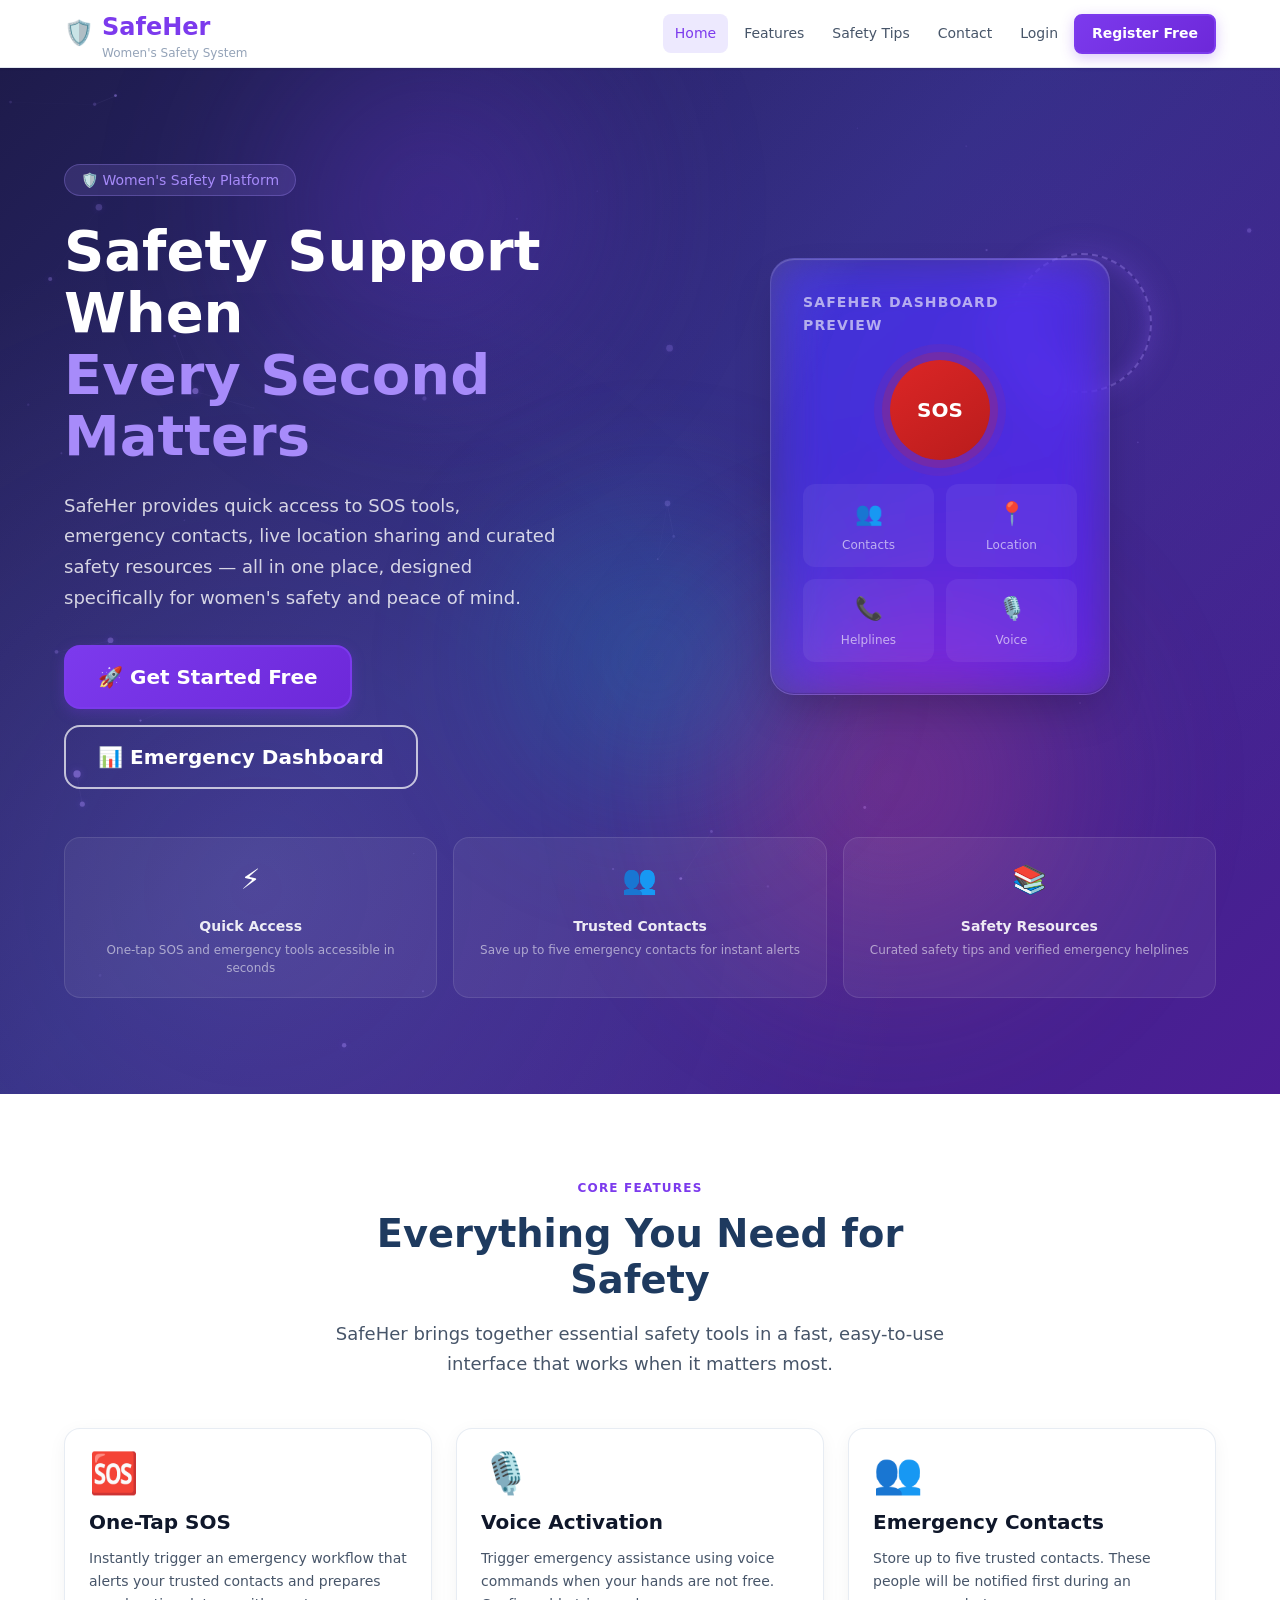
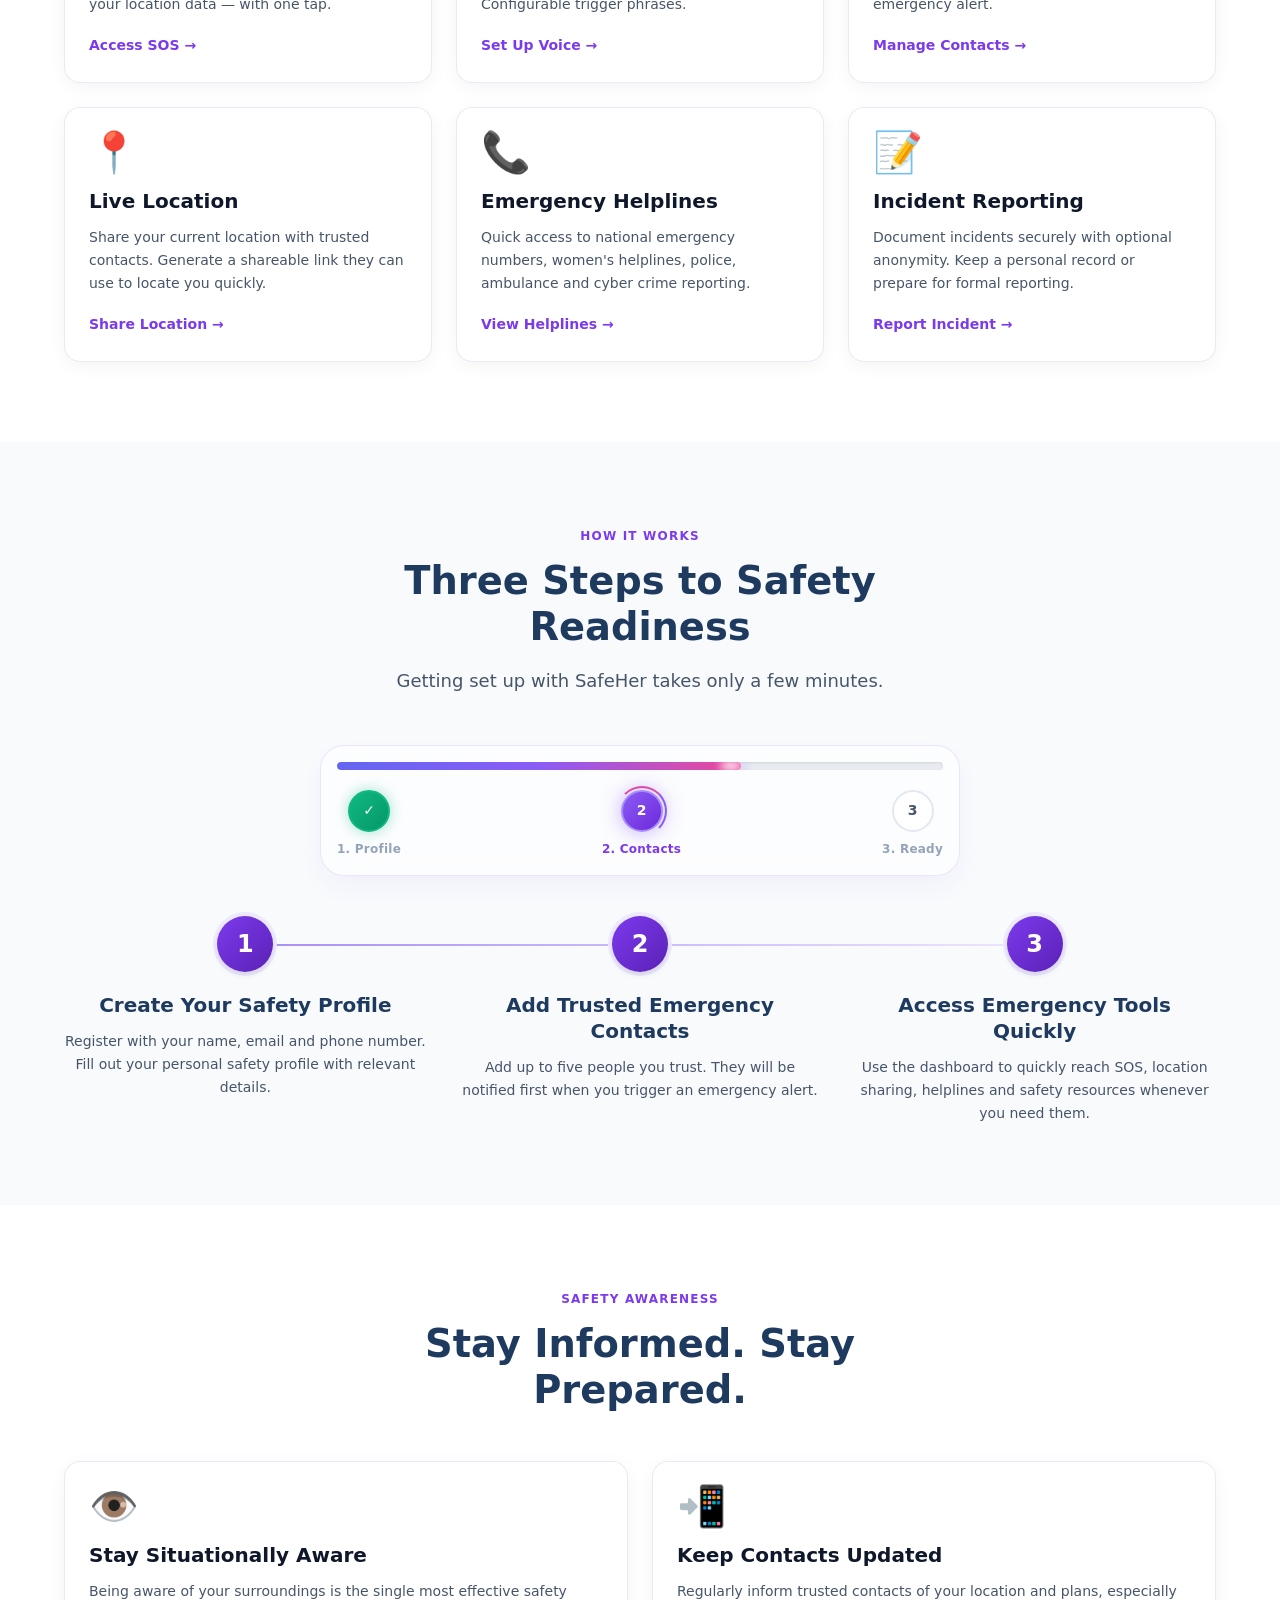
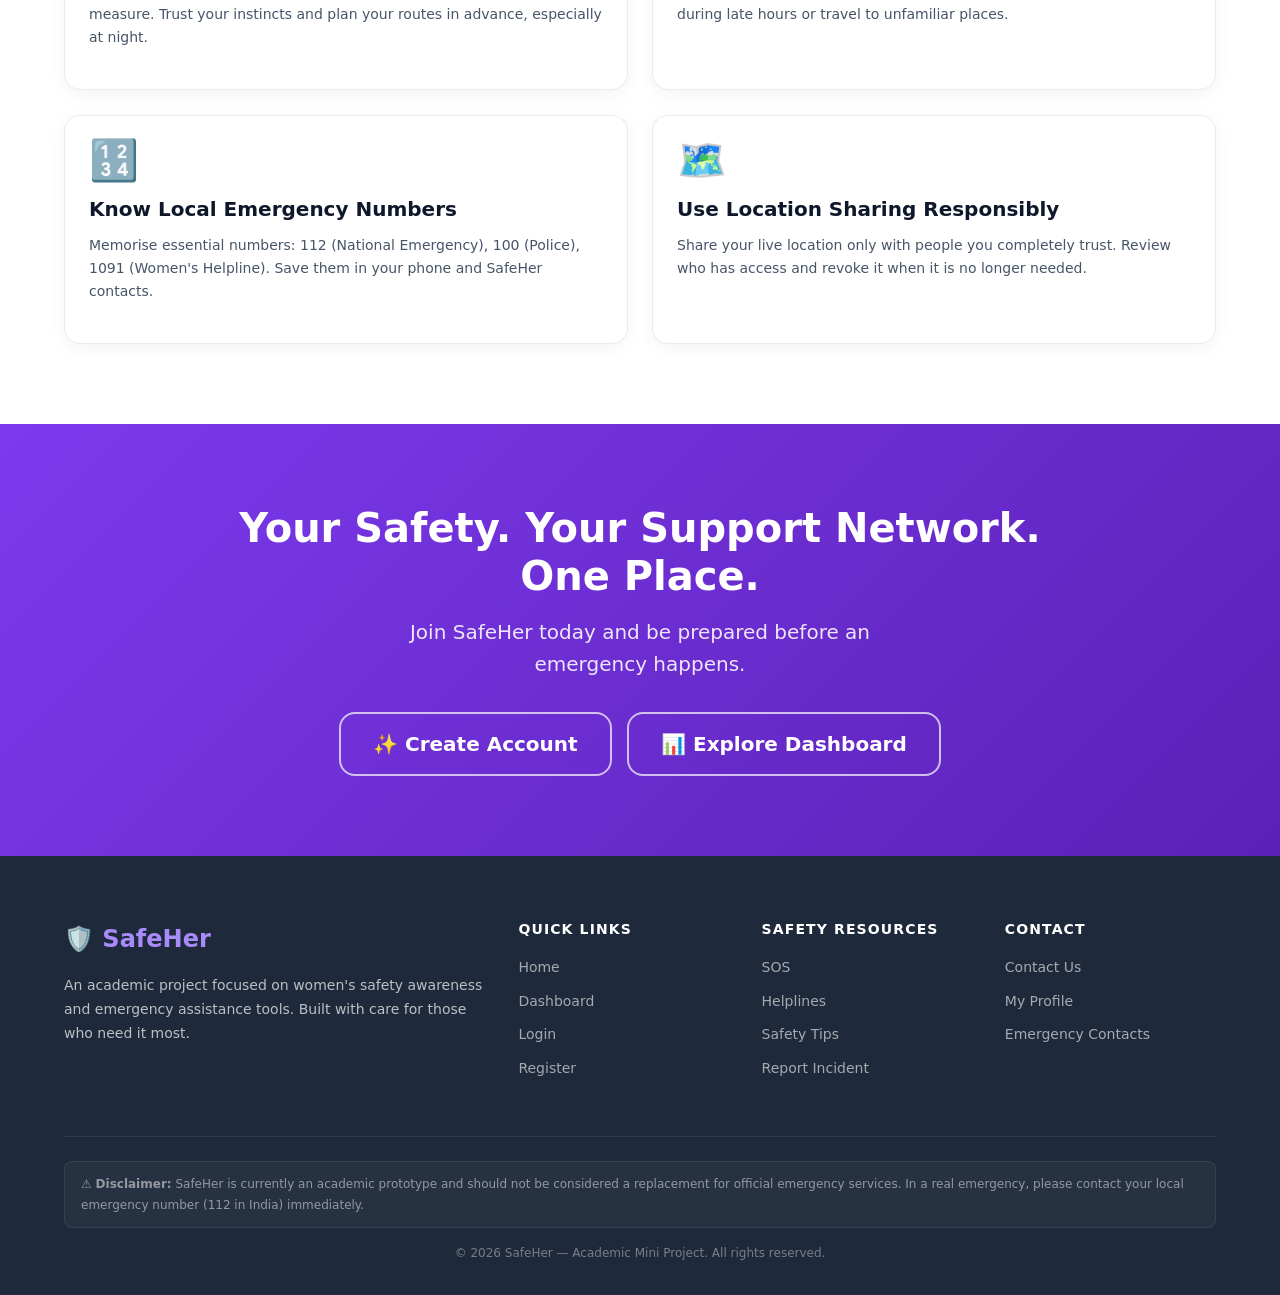
<file: index.html>
<!DOCTYPE html>
<html lang="en">
<head>
  <meta charset="UTF-8" />
  <meta name="viewport" content="width=device-width, initial-scale=1.0" />
  <meta name="description" content="SafeHer – Women's Safety and Emergency Assistance System. Quick access to SOS, emergency contacts, live location and safety resources." />
  <meta name="keywords" content="women safety, SOS, emergency contacts, location sharing, helplines, incident reporting" />
  <title>SafeHer – Women's Safety &amp; Emergency Assistance</title>
  <link rel="stylesheet" href="css/style.css" />
  <link rel="stylesheet" href="css/responsive.css" />
  <link rel="stylesheet" href="css/animations.css" />
</head>
<body>

  <!-- Skip navigation for accessibility -->
  <a class="skip-link" href="#main-content">Skip to main content</a>

  <!-- ═══════════════════════════════════════════════════════════════ -->
  <!--  SITE HEADER / NAVIGATION                                       -->
  <!-- ═══════════════════════════════════════════════════════════════ -->
  <header class="site-header" role="banner">
    <div class="container">
      <!-- Logo -->
      <a href="index.html" class="site-logo" aria-label="SafeHer — Women's Safety Home">
        <span class="logo-icon" aria-hidden="true">🛡️</span>
        <span>
          SafeHer
          <span class="logo-subtitle">Women's Safety System</span>
        </span>
      </a>

      <!-- Mobile toggle -->
      <button
        class="nav-toggle"
        id="nav-toggle"
        aria-label="Toggle navigation menu"
        aria-expanded="false"
        aria-controls="main-nav-list"
        type="button"
      >
        <span class="nav-toggle__bar" aria-hidden="true"></span>
        <span class="nav-toggle__bar" aria-hidden="true"></span>
        <span class="nav-toggle__bar" aria-hidden="true"></span>
      </button>

      <!-- Navigation -->
      <nav class="main-nav" aria-label="Main navigation">
        <ul class="main-nav__list" id="main-nav-list" role="list">
          <li><a class="main-nav__link" href="index.html" aria-current="page">Home</a></li>
          <li><a class="main-nav__link" href="#features">Features</a></li>
          <li><a class="main-nav__link" href="safety-tips.html">Safety Tips</a></li>
          <li><a class="main-nav__link" href="contact.html">Contact</a></li>
          <li><a class="main-nav__link" href="login.html">Login</a></li>
          <li>
            <a class="btn btn--primary btn--sm" href="register.html">Register Free</a>
          </li>
        </ul>
      </nav>
    </div>
  </header>

  <!-- ═══════════════════════════════════════════════════════════════ -->
  <!--  MAIN CONTENT                                                   -->
  <!-- ═══════════════════════════════════════════════════════════════ -->
  <main id="main-content">

    <!-- ── HERO SECTION ──────────────────────────────────────────── -->
    <section class="hero" aria-labelledby="hero-heading">
      <!-- 3D Web & Depth Canvas Background -->
      <div class="canvas-3d-wrapper" aria-hidden="true">
        <canvas id="hero-3d-canvas"></canvas>
      </div>

      <!-- Ambient Glow Depth Orbs -->
      <div class="ambient-glow-mesh" aria-hidden="true">
        <div class="glow-orb glow-orb--1"></div>
        <div class="glow-orb glow-orb--2"></div>
        <div class="glow-orb glow-orb--3"></div>
      </div>

      <!-- Floating 3D Geometric Ring -->
      <div class="floating-3d-ring" style="top: 18%; right: 10%;" aria-hidden="true"></div>

      <div class="container" style="position: relative; z-index: 1;">
        <div class="hero__layout">

          <!-- Left column: text and CTAs -->
          <div class="hero__content">
            <div class="hero__badge" aria-hidden="true">
              🛡️ Women's Safety Platform
            </div>

            <h1 class="hero__title" id="hero-heading">
              Safety Support When<br />
              <span class="highlight">Every Second Matters</span>
            </h1>

            <p class="hero__description">
              SafeHer provides quick access to SOS tools, emergency contacts, live location
              sharing and curated safety resources — all in one place, designed specifically
              for women's safety and peace of mind.
            </p>

            <div class="hero__actions">
              <a class="btn btn--primary btn--lg" href="register.html">
                🚀 Get Started Free
              </a>
              <a class="btn btn--outline-white btn--lg" href="dashboard.html">
                📊 Emergency Dashboard
              </a>
            </div>
          </div>

          <!-- Right column: 3D Glassmorphic Preview -->
          <div class="hero__visual" aria-hidden="true">
            <div class="hero-card-preview glass-panel-3d">
              <p class="hero-card-preview__title">SafeHer Dashboard Preview</p>
              <div class="hero-sos-circle">
                <span>SOS</span>
              </div>
              <div class="hero-mini-stats">
                <div class="hero-mini-stat">
                  <div class="hero-mini-stat__icon">👥</div>
                  <div class="hero-mini-stat__label">Contacts</div>
                </div>
                <div class="hero-mini-stat">
                  <div class="hero-mini-stat__icon">📍</div>
                  <div class="hero-mini-stat__label">Location</div>
                </div>
                <div class="hero-mini-stat">
                  <div class="hero-mini-stat__icon">📞</div>
                  <div class="hero-mini-stat__label">Helplines</div>
                </div>
                <div class="hero-mini-stat">
                  <div class="hero-mini-stat__icon">🎙️</div>
                  <div class="hero-mini-stat__label">Voice</div>
                </div>
              </div>
            </div>
          </div>

        </div><!-- /hero__layout -->

        <!-- Trust highlights below hero -->
        <div class="hero-highlights" role="list">
          <div class="hero-highlight" role="listitem">
            <div class="hero-highlight__icon">⚡</div>
            <div class="hero-highlight__title">Quick Access</div>
            <div class="hero-highlight__desc">One-tap SOS and emergency tools accessible in seconds</div>
          </div>
          <div class="hero-highlight" role="listitem">
            <div class="hero-highlight__icon">👥</div>
            <div class="hero-highlight__title">Trusted Contacts</div>
            <div class="hero-highlight__desc">Save up to five emergency contacts for instant alerts</div>
          </div>
          <div class="hero-highlight" role="listitem">
            <div class="hero-highlight__icon">📚</div>
            <div class="hero-highlight__title">Safety Resources</div>
            <div class="hero-highlight__desc">Curated safety tips and verified emergency helplines</div>
          </div>
        </div>

      </div>
    </section>

    <!-- ── MAIN FEATURES ─────────────────────────────────────────── -->
    <section class="section" id="features" aria-labelledby="features-heading">
      <div class="container">
        <div class="section-heading">
          <span class="section-heading__tag">Core Features</span>
          <h2 class="section-heading__title" id="features-heading">
            Everything You Need for Safety
          </h2>
          <p class="section-heading__subtitle">
            SafeHer brings together essential safety tools in a fast, easy-to-use interface
            that works when it matters most.
          </p>
        </div>

        <!-- Feature cards grid -->
        <div class="grid grid--3" role="list">

          <article class="card anim-card stagger-1" role="listitem" aria-label="One-Tap SOS feature">
            <span class="card__icon" aria-hidden="true">🆘</span>
            <h3 class="card__title">One-Tap SOS</h3>
            <p class="card__description">
              Instantly trigger an emergency workflow that alerts your trusted contacts
              and prepares your location data — with one tap.
            </p>
            <a class="card__link" href="sos.html" aria-label="Go to SOS page">
              Access SOS →
            </a>
          </article>

          <article class="card anim-card stagger-2" role="listitem" aria-label="Voice Activation feature">
            <span class="card__icon" aria-hidden="true">🎙️</span>
            <h3 class="card__title">Voice Activation</h3>
            <p class="card__description">
              Trigger emergency assistance using voice commands when your hands are not
              free. Configurable trigger phrases.
            </p>
            <a class="card__link" href="dashboard.html" aria-label="Go to dashboard for voice activation">
              Set Up Voice →
            </a>
          </article>

          <article class="card anim-card stagger-3" role="listitem" aria-label="Emergency Contacts feature">
            <span class="card__icon" aria-hidden="true">👥</span>
            <h3 class="card__title">Emergency Contacts</h3>
            <p class="card__description">
              Store up to five trusted contacts. These people will be notified first
              during an emergency alert.
            </p>
            <a class="card__link" href="contacts.html" aria-label="Go to emergency contacts page">
              Manage Contacts →
            </a>
          </article>

          <article class="card anim-card stagger-4" role="listitem" aria-label="Live Location feature">
            <span class="card__icon" aria-hidden="true">📍</span>
            <h3 class="card__title">Live Location</h3>
            <p class="card__description">
              Share your current location with trusted contacts. Generate a shareable
              link they can use to locate you quickly.
            </p>
            <a class="card__link" href="location.html" aria-label="Go to live location page">
              Share Location →
            </a>
          </article>

          <article class="card anim-card stagger-5" role="listitem" aria-label="Emergency Helplines feature">
            <span class="card__icon" aria-hidden="true">📞</span>
            <h3 class="card__title">Emergency Helplines</h3>
            <p class="card__description">
              Quick access to national emergency numbers, women's helplines, police,
              ambulance and cyber crime reporting.
            </p>
            <a class="card__link" href="helplines.html" aria-label="Go to emergency helplines page">
              View Helplines →
            </a>
          </article>

          <article class="card anim-card stagger-6" role="listitem" aria-label="Incident Reporting feature">
            <span class="card__icon" aria-hidden="true">📝</span>
            <h3 class="card__title">Incident Reporting</h3>
            <p class="card__description">
              Document incidents securely with optional anonymity. Keep a personal record
              or prepare for formal reporting.
            </p>
            <a class="card__link" href="report.html" aria-label="Go to incident report page">
              Report Incident →
            </a>
          </article>

        </div><!-- /grid -->
      </div>
    </section>

    <!-- ── HOW SAFEHER WORKS ──────────────────────────────────────── -->
    <section class="section bg-secondary" aria-labelledby="how-heading">
      <div class="container">
        <div class="section-heading">
          <span class="section-heading__tag">How It Works</span>
          <h2 class="section-heading__title" id="how-heading">
            Three Steps to Safety Readiness
          </h2>
          <p class="section-heading__subtitle">
            Getting set up with SafeHer takes only a few minutes.
          </p>
        </div>

        <!-- Interactive Animated Stepper & Progress Bar -->
        <div class="stepper-container" aria-label="Setup Stepper Progress">
          <div class="stepper-progress-track">
            <div class="stepper-progress-fill step-2" id="stepper-progress-bar"></div>
          </div>
          <div class="stepper-steps">
            <div class="stepper-step completed">
              <span class="stepper-badge" aria-hidden="true">✓</span>
              <span class="stepper-label">1. Profile</span>
            </div>
            <div class="stepper-step active">
              <span class="stepper-badge" aria-hidden="true">2</span>
              <span class="stepper-label">2. Contacts</span>
            </div>
            <div class="stepper-step">
              <span class="stepper-badge" aria-hidden="true">3</span>
              <span class="stepper-label">3. Ready</span>
            </div>
          </div>
        </div>

        <div class="steps" role="list">
          <div class="step" role="listitem">
            <div class="step__number" aria-hidden="true">1</div>
            <h3 class="step__title">Create Your Safety Profile</h3>
            <p class="step__description">
              Register with your name, email and phone number.
              Fill out your personal safety profile with relevant details.
            </p>
          </div>

          <div class="step" role="listitem">
            <div class="step__number" aria-hidden="true">2</div>
            <h3 class="step__title">Add Trusted Emergency Contacts</h3>
            <p class="step__description">
              Add up to five people you trust. They will be notified first
              when you trigger an emergency alert.
            </p>
          </div>

          <div class="step" role="listitem">
            <div class="step__number" aria-hidden="true">3</div>
            <h3 class="step__title">Access Emergency Tools Quickly</h3>
            <p class="step__description">
              Use the dashboard to quickly reach SOS, location sharing,
              helplines and safety resources whenever you need them.
            </p>
          </div>
        </div>
      </div>
    </section>

    <!-- ── SAFETY AWARENESS ───────────────────────────────────────── -->
    <section class="section" aria-labelledby="awareness-heading">
      <div class="container">
        <div class="section-heading">
          <span class="section-heading__tag">Safety Awareness</span>
          <h2 class="section-heading__title" id="awareness-heading">
            Stay Informed. Stay Prepared.
          </h2>
        </div>

        <div class="grid grid--2">
          <article class="card">
            <span class="card__icon" aria-hidden="true">👁️</span>
            <h3 class="card__title">Stay Situationally Aware</h3>
            <p class="card__description">
              Being aware of your surroundings is the single most effective safety measure.
              Trust your instincts and plan your routes in advance, especially at night.
            </p>
          </article>

          <article class="card">
            <span class="card__icon" aria-hidden="true">📲</span>
            <h3 class="card__title">Keep Contacts Updated</h3>
            <p class="card__description">
              Regularly inform trusted contacts of your location and plans,
              especially during late hours or travel to unfamiliar places.
            </p>
          </article>

          <article class="card">
            <span class="card__icon" aria-hidden="true">🔢</span>
            <h3 class="card__title">Know Local Emergency Numbers</h3>
            <p class="card__description">
              Memorise essential numbers: 112 (National Emergency), 100 (Police),
              1091 (Women's Helpline). Save them in your phone and SafeHer contacts.
            </p>
          </article>

          <article class="card">
            <span class="card__icon" aria-hidden="true">🗺️</span>
            <h3 class="card__title">Use Location Sharing Responsibly</h3>
            <p class="card__description">
              Share your live location only with people you completely trust.
              Review who has access and revoke it when it is no longer needed.
            </p>
          </article>
        </div>
      </div>
    </section>

    <!-- ── CALL TO ACTION ─────────────────────────────────────────── -->
    <section class="cta-section" aria-labelledby="cta-heading">
      <div class="container">
        <h2 class="cta-section__title" id="cta-heading">
          Your Safety. Your Support Network.<br />One Place.
        </h2>
        <p class="cta-section__subtitle">
          Join SafeHer today and be prepared before an emergency happens.
        </p>
        <div class="cta-section__actions">
          <a class="btn btn--outline-white btn--lg" href="register.html">
            ✨ Create Account
          </a>
          <a class="btn btn--outline-white btn--lg" href="dashboard.html">
            📊 Explore Dashboard
          </a>
        </div>
      </div>
    </section>

  </main>

  <!-- ═══════════════════════════════════════════════════════════════ -->
  <!--  SITE FOOTER                                                    -->
  <!-- ═══════════════════════════════════════════════════════════════ -->
  <footer class="site-footer" role="contentinfo">
    <div class="container">
      <div class="site-footer__grid">

        <!-- Brand -->
        <div>
          <span class="site-footer__brand-name">🛡️ SafeHer</span>
          <p class="site-footer__brand-desc">
            An academic project focused on women's safety awareness and emergency
            assistance tools. Built with care for those who need it most.
          </p>
        </div>

        <!-- Quick Links -->
        <nav aria-label="Footer quick links">
          <h3 class="site-footer__heading">Quick Links</h3>
          <ul class="site-footer__list">
            <li><a class="site-footer__link" href="index.html">Home</a></li>
            <li><a class="site-footer__link" href="dashboard.html">Dashboard</a></li>
            <li><a class="site-footer__link" href="login.html">Login</a></li>
            <li><a class="site-footer__link" href="register.html">Register</a></li>
          </ul>
        </nav>

        <!-- Safety Resources -->
        <nav aria-label="Footer safety resources">
          <h3 class="site-footer__heading">Safety Resources</h3>
          <ul class="site-footer__list">
            <li><a class="site-footer__link" href="sos.html">SOS</a></li>
            <li><a class="site-footer__link" href="helplines.html">Helplines</a></li>
            <li><a class="site-footer__link" href="safety-tips.html">Safety Tips</a></li>
            <li><a class="site-footer__link" href="report.html">Report Incident</a></li>
          </ul>
        </nav>

        <!-- Contact -->
        <nav aria-label="Footer contact links">
          <h3 class="site-footer__heading">Contact</h3>
          <ul class="site-footer__list">
            <li><a class="site-footer__link" href="contact.html">Contact Us</a></li>
            <li><a class="site-footer__link" href="profile.html">My Profile</a></li>
            <li><a class="site-footer__link" href="contacts.html">Emergency Contacts</a></li>
          </ul>
        </nav>

      </div><!-- /footer grid -->

      <div class="site-footer__bottom">
        <p class="site-footer__disclaimer" role="note">
          ⚠️ <strong>Disclaimer:</strong> SafeHer is currently an academic prototype and should not be
          considered a replacement for official emergency services. In a real emergency, please contact
          your local emergency number (112 in India) immediately.
        </p>
        <p class="site-footer__copyright">
          &copy; <span id="current-year">2024</span> SafeHer — Academic Mini Project.
          All rights reserved.
        </p>
      </div>
    </div>
  </footer>

  <!-- Scripts -->
  <script src="js/main.js" defer></script>
  <script src="js/animations.js" defer></script>

</body>
</html>
</file>
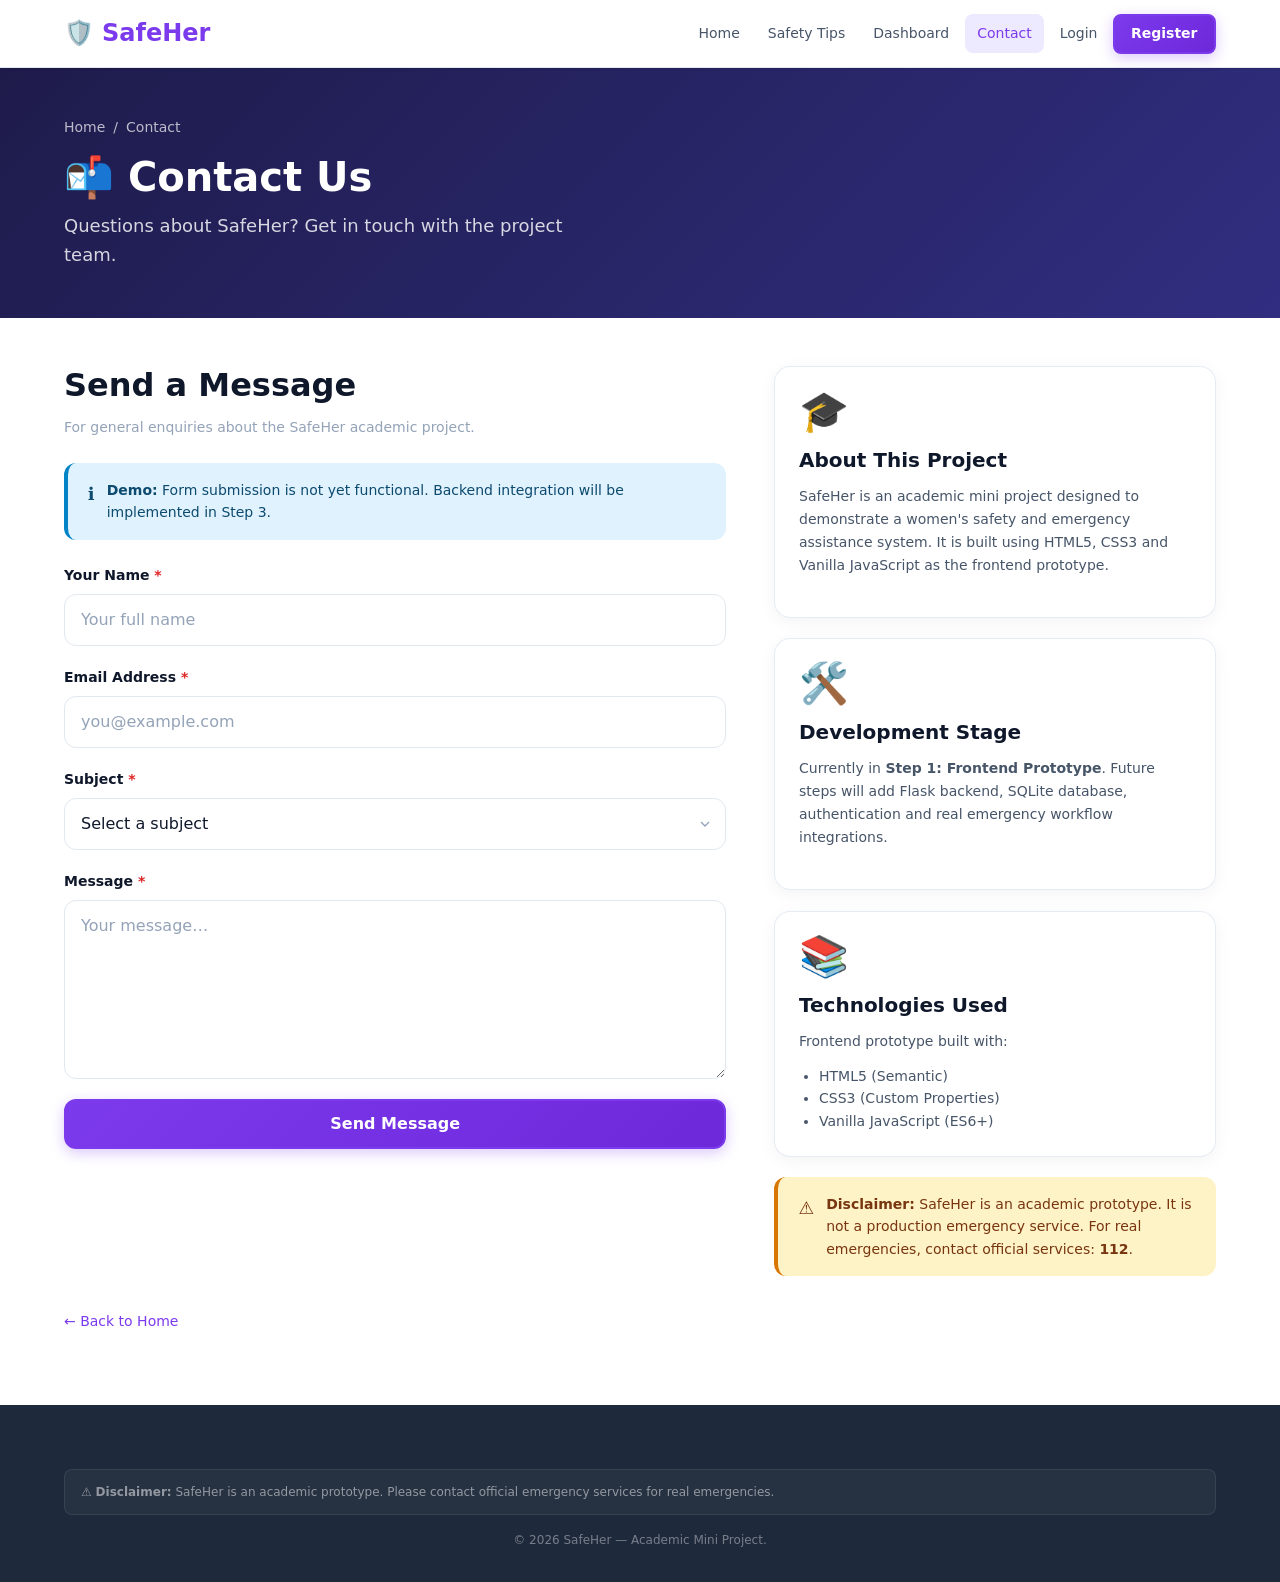
<file: contact.html>
<!DOCTYPE html>
<html lang="en">
<head>
  <meta charset="UTF-8" />
  <meta name="viewport" content="width=device-width, initial-scale=1.0" />
  <meta name="description" content="Contact SafeHer – Get in touch with the project team, report issues or request support for this academic safety project." />
  <title>Contact Us – SafeHer</title>
  <link rel="stylesheet" href="css/style.css" />
  <link rel="stylesheet" href="css/responsive.css" />
  <link rel="stylesheet" href="css/animations.css" />
</head>
<body>

  <a class="skip-link" href="#main-content">Skip to main content</a>

  <header class="site-header" role="banner">
    <div class="container">
      <a href="index.html" class="site-logo" aria-label="SafeHer home">
        <span class="logo-icon" aria-hidden="true">🛡️</span>
        <span>SafeHer</span>
      </a>

      <button
        class="nav-toggle"
        id="nav-toggle"
        aria-label="Toggle navigation"
        aria-expanded="false"
        aria-controls="main-nav-list"
        type="button"
      >
        <span class="nav-toggle__bar" aria-hidden="true"></span>
        <span class="nav-toggle__bar" aria-hidden="true"></span>
        <span class="nav-toggle__bar" aria-hidden="true"></span>
      </button>

      <nav class="main-nav" aria-label="Main navigation">
        <ul class="main-nav__list" id="main-nav-list" role="list">
          <li><a class="main-nav__link" href="index.html">Home</a></li>
          <li><a class="main-nav__link" href="safety-tips.html">Safety Tips</a></li>
          <li><a class="main-nav__link" href="dashboard.html">Dashboard</a></li>
          <li><a class="main-nav__link active" href="contact.html" aria-current="page">Contact</a></li>
          <li><a class="main-nav__link" href="login.html">Login</a></li>
          <li><a class="btn btn--primary btn--sm" href="register.html">Register</a></li>
        </ul>
      </nav>
    </div>
  </header>

  <main id="main-content">

    <div class="page-header">
      <div class="container">
        <nav class="page-header__breadcrumb" aria-label="Breadcrumb">
          <a href="index.html">Home</a>
          <span aria-hidden="true">/</span>
          <span aria-current="page">Contact</span>
        </nav>
        <h1 class="page-header__title">📬 Contact Us</h1>
        <p class="page-header__subtitle">
          Questions about SafeHer? Get in touch with the project team.
        </p>
      </div>
    </div>

    <section class="section--sm" aria-labelledby="contact-section-heading">
      <div class="container">
        <h2 id="contact-section-heading" class="visually-hidden">Contact form and project information</h2>

        <div style="display: grid; grid-template-columns: 1.5fr 1fr; gap: var(--space-12); align-items: start;">

          <!-- Contact Form -->
          <div>
            <h2 style="font-size: var(--font-size-2xl); margin-bottom: var(--space-3);">Send a Message</h2>
            <p class="text-muted" style="font-size: var(--font-size-sm); margin-bottom: var(--space-6);">
              For general enquiries about the SafeHer academic project.
            </p>

            <div class="alert alert--info" role="note" style="margin-bottom: var(--space-6);">
              <span class="alert__icon" aria-hidden="true">ℹ️</span>
              <span>
                <strong>Demo:</strong> Form submission is not yet functional.
                Backend integration will be implemented in Step 3.
              </span>
            </div>

            <form
              id="contact-form"
              method="post"
              action="#"
              novalidate
              aria-label="Contact form"
            >

              <div class="form-group">
                <label class="form-label form-label--required" for="contact-name">Your Name</label>
                <input
                  class="form-input"
                  type="text"
                  id="contact-name"
                  name="name"
                  autocomplete="name"
                  placeholder="Your full name"
                  required
                  aria-required="true"
                />
              </div>

              <div class="form-group">
                <label class="form-label form-label--required" for="contact-email">Email Address</label>
                <input
                  class="form-input"
                  type="email"
                  id="contact-email"
                  name="email"
                  autocomplete="email"
                  placeholder="you@example.com"
                  required
                  aria-required="true"
                />
              </div>

              <div class="form-group">
                <label class="form-label form-label--required" for="contact-subject">Subject</label>
                <select
                  class="form-select"
                  id="contact-subject"
                  name="subject"
                  required
                  aria-required="true"
                >
                  <option value="" disabled selected>Select a subject</option>
                  <option value="general">General Enquiry</option>
                  <option value="bug">Bug / Issue Report</option>
                  <option value="feature">Feature Suggestion</option>
                  <option value="academic">Academic / Research</option>
                  <option value="other">Other</option>
                </select>
              </div>

              <div class="form-group">
                <label class="form-label form-label--required" for="contact-message">Message</label>
                <textarea
                  class="form-textarea"
                  id="contact-message"
                  name="message"
                  rows="6"
                  placeholder="Your message…"
                  required
                  aria-required="true"
                ></textarea>
              </div>

              <button
                class="btn btn--primary btn--block"
                type="submit"
                id="contact-submit-btn"
                onclick="event.preventDefault(); alert('Demo: Contact form submission will be implemented in Step 3 with Flask backend.')"
              >
                Send Message
              </button>

            </form>
          </div>

          <!-- Project Info -->
          <aside aria-label="Project information">

            <div class="card" style="margin-bottom: var(--space-5);">
              <span class="card__icon" aria-hidden="true">🎓</span>
              <h3 class="card__title">About This Project</h3>
              <p class="card__description">
                SafeHer is an academic mini project designed to demonstrate a women's safety
                and emergency assistance system. It is built using HTML5, CSS3 and
                Vanilla JavaScript as the frontend prototype.
              </p>
            </div>

            <div class="card" style="margin-bottom: var(--space-5);">
              <span class="card__icon" aria-hidden="true">🛠️</span>
              <h3 class="card__title">Development Stage</h3>
              <p class="card__description">
                Currently in <strong>Step 1: Frontend Prototype</strong>.
                Future steps will add Flask backend, SQLite database, authentication
                and real emergency workflow integrations.
              </p>
            </div>

            <div class="card">
              <span class="card__icon" aria-hidden="true">📚</span>
              <h3 class="card__title">Technologies Used</h3>
              <p class="card__description" style="margin-bottom: var(--space-3);">
                Frontend prototype built with:
              </p>
              <ul style="list-style: disc; padding-left: var(--space-5); font-size: var(--font-size-sm); color: var(--color-text-secondary);">
                <li>HTML5 (Semantic)</li>
                <li>CSS3 (Custom Properties)</li>
                <li>Vanilla JavaScript (ES6+)</li>
              </ul>
            </div>

            <!-- Academic disclaimer -->
            <div class="alert alert--warning" role="note" style="margin-top: var(--space-5);">
              <span class="alert__icon" aria-hidden="true">⚠️</span>
              <span>
                <strong>Disclaimer:</strong> SafeHer is an academic prototype. It is not a
                production emergency service. For real emergencies, contact official
                services: <strong>112</strong>.
              </span>
            </div>

          </aside>

        </div>

        <div style="margin-top: var(--space-8);">
          <a class="back-link" href="index.html" aria-label="Return to home page">
            ← Back to Home
          </a>
        </div>

      </div>
    </section>

  </main>

  <!-- Footer -->
  <footer class="site-footer" role="contentinfo">
    <div class="container">
      <div class="site-footer__bottom" style="padding-top: 0; border-top: none;">
        <p class="site-footer__disclaimer" role="note">
          ⚠️ <strong>Disclaimer:</strong> SafeHer is an academic prototype. Please contact official emergency services for real emergencies.
        </p>
        <p class="site-footer__copyright">
          &copy; <span id="current-year">2024</span> SafeHer — Academic Mini Project.
        </p>
      </div>
    </div>
  </footer>

  <script src="js/main.js" defer></script>
  <script src="js/animations.js" defer></script>

</body>
</html>
</file>
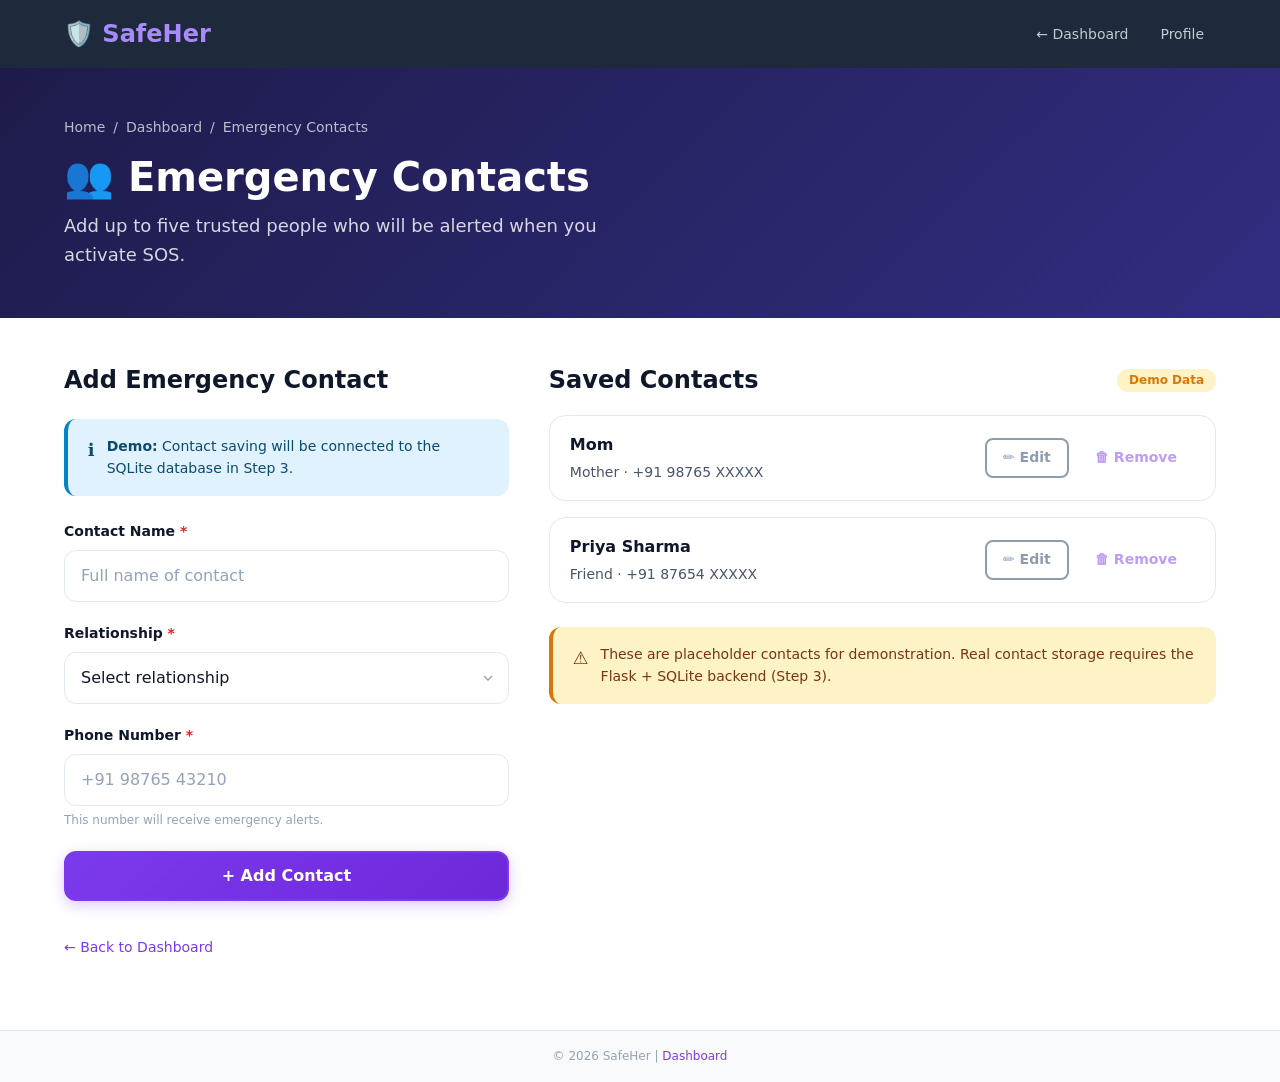
<file: contacts.html>
<!DOCTYPE html>
<html lang="en">
<head>
  <meta charset="UTF-8" />
  <meta name="viewport" content="width=device-width, initial-scale=1.0" />
  <meta name="description" content="SafeHer Emergency Contacts – Add and manage trusted contacts who will be notified during emergencies." />
  <title>Emergency Contacts – SafeHer</title>
  <link rel="stylesheet" href="css/style.css" />
  <link rel="stylesheet" href="css/responsive.css" />
  <link rel="stylesheet" href="css/animations.css" />
</head>
<body>

  <a class="skip-link" href="#main-content">Skip to main content</a>

  <header class="dashboard-header" role="banner">
    <div class="container">
      <a class="dashboard-logo" href="index.html" aria-label="SafeHer home">🛡️ SafeHer</a>
      <nav aria-label="Page navigation">
        <ul class="dashboard-nav__list" id="contacts-nav-list" style="display: flex;" role="list">
          <li><a class="dashboard-nav__link" href="dashboard.html">← Dashboard</a></li>
          <li><a class="dashboard-nav__link" href="profile.html">Profile</a></li>
        </ul>
      </nav>
    </div>
  </header>

  <main id="main-content">

    <div class="page-header">
      <div class="container">
        <nav class="page-header__breadcrumb" aria-label="Breadcrumb">
          <a href="index.html">Home</a>
          <span aria-hidden="true">/</span>
          <a href="dashboard.html">Dashboard</a>
          <span aria-hidden="true">/</span>
          <span aria-current="page">Emergency Contacts</span>
        </nav>
        <h1 class="page-header__title">👥 Emergency Contacts</h1>
        <p class="page-header__subtitle">
          Add up to five trusted people who will be alerted when you activate SOS.
        </p>
      </div>
    </div>

    <section class="section--sm" aria-labelledby="contacts-main-heading">
      <div class="container">

        <div style="display: grid; grid-template-columns: 1fr 1.5fr; gap: var(--space-10); align-items: start;">

          <!-- ── Add Contact Form ─────────────────────────────────── -->
          <div>
            <h2 id="contacts-main-heading" style="font-size: var(--font-size-xl); margin-bottom: var(--space-6);">
              Add Emergency Contact
            </h2>

            <div class="alert alert--info" role="note" style="margin-bottom: var(--space-6);">
              <span class="alert__icon" aria-hidden="true">ℹ️</span>
              <span>
                <strong>Demo:</strong> Contact saving will be connected to the SQLite database in Step 3.
              </span>
            </div>

            <form id="add-contact-form" method="post" action="#" novalidate aria-label="Add emergency contact form">

              <div class="form-group">
                <label class="form-label form-label--required" for="contact-name">Contact Name</label>
                <input
                  class="form-input"
                  type="text"
                  id="contact-name"
                  name="contact_name"
                  placeholder="Full name of contact"
                  required
                  aria-required="true"
                  autocomplete="off"
                />
              </div>

              <div class="form-group">
                <label class="form-label form-label--required" for="contact-relationship">Relationship</label>
                <select class="form-select" id="contact-relationship" name="relationship" required aria-required="true">
                  <option value="" disabled selected>Select relationship</option>
                  <option value="parent">Parent</option>
                  <option value="sibling">Sibling</option>
                  <option value="spouse_partner">Spouse / Partner</option>
                  <option value="friend">Friend</option>
                  <option value="colleague">Colleague</option>
                  <option value="guardian">Guardian</option>
                  <option value="other">Other</option>
                </select>
              </div>

              <div class="form-group">
                <label class="form-label form-label--required" for="contact-phone">Phone Number</label>
                <input
                  class="form-input"
                  type="tel"
                  id="contact-phone"
                  name="phone"
                  placeholder="+91 98765 43210"
                  required
                  aria-required="true"
                  autocomplete="off"
                  aria-describedby="contact-phone-hint"
                />
                <span class="form-hint" id="contact-phone-hint">
                  This number will receive emergency alerts.
                </span>
              </div>

              <button class="btn btn--primary btn--block" type="submit" id="save-contact-btn">
                + Add Contact
              </button>

            </form>
          </div>

          <!-- ── Saved Contacts ──────────────────────────────────── -->
          <div>
            <div class="flex justify-between items-center" style="margin-bottom: var(--space-5);">
              <h2 style="font-size: var(--font-size-xl);">Saved Contacts</h2>
              <span class="badge badge--warning">Demo Data</span>
            </div>

            <!-- Contact list rendered by contacts.js -->
            <div
              id="contacts-list"
              role="list"
              aria-label="Emergency contacts list"
              style="display: flex; flex-direction: column; gap: var(--space-4);"
            >
              <!-- JavaScript (contacts.js) renders cards here -->
              <p class="text-muted" style="font-size: var(--font-size-sm);">Loading contacts…</p>
            </div>

            <div class="alert alert--warning" role="note" style="margin-top: var(--space-6);">
              <span class="alert__icon" aria-hidden="true">⚠️</span>
              <span>
                These are placeholder contacts for demonstration. Real contact storage
                requires the Flask + SQLite backend (Step 3).
              </span>
            </div>
          </div>

        </div>

        <div style="margin-top: var(--space-8);">
          <a class="back-link" href="dashboard.html" aria-label="Return to dashboard">
            ← Back to Dashboard
          </a>
        </div>

      </div>
    </section>

  </main>

  <footer style="background: var(--color-bg-secondary); border-top: 1px solid var(--color-border); padding: var(--space-4) 0; text-align: center;" role="contentinfo">
    <div class="container">
      <p class="text-muted" style="font-size: var(--font-size-xs);">
        &copy; <span id="current-year">2024</span> SafeHer |
        <a href="dashboard.html" style="color: var(--color-primary);">Dashboard</a>
      </p>
    </div>
  </footer>

  <script src="js/main.js" defer></script>
  <script src="js/animations.js" defer></script>
  <script src="js/contacts.js" defer></script>

</body>
</html>
</file>
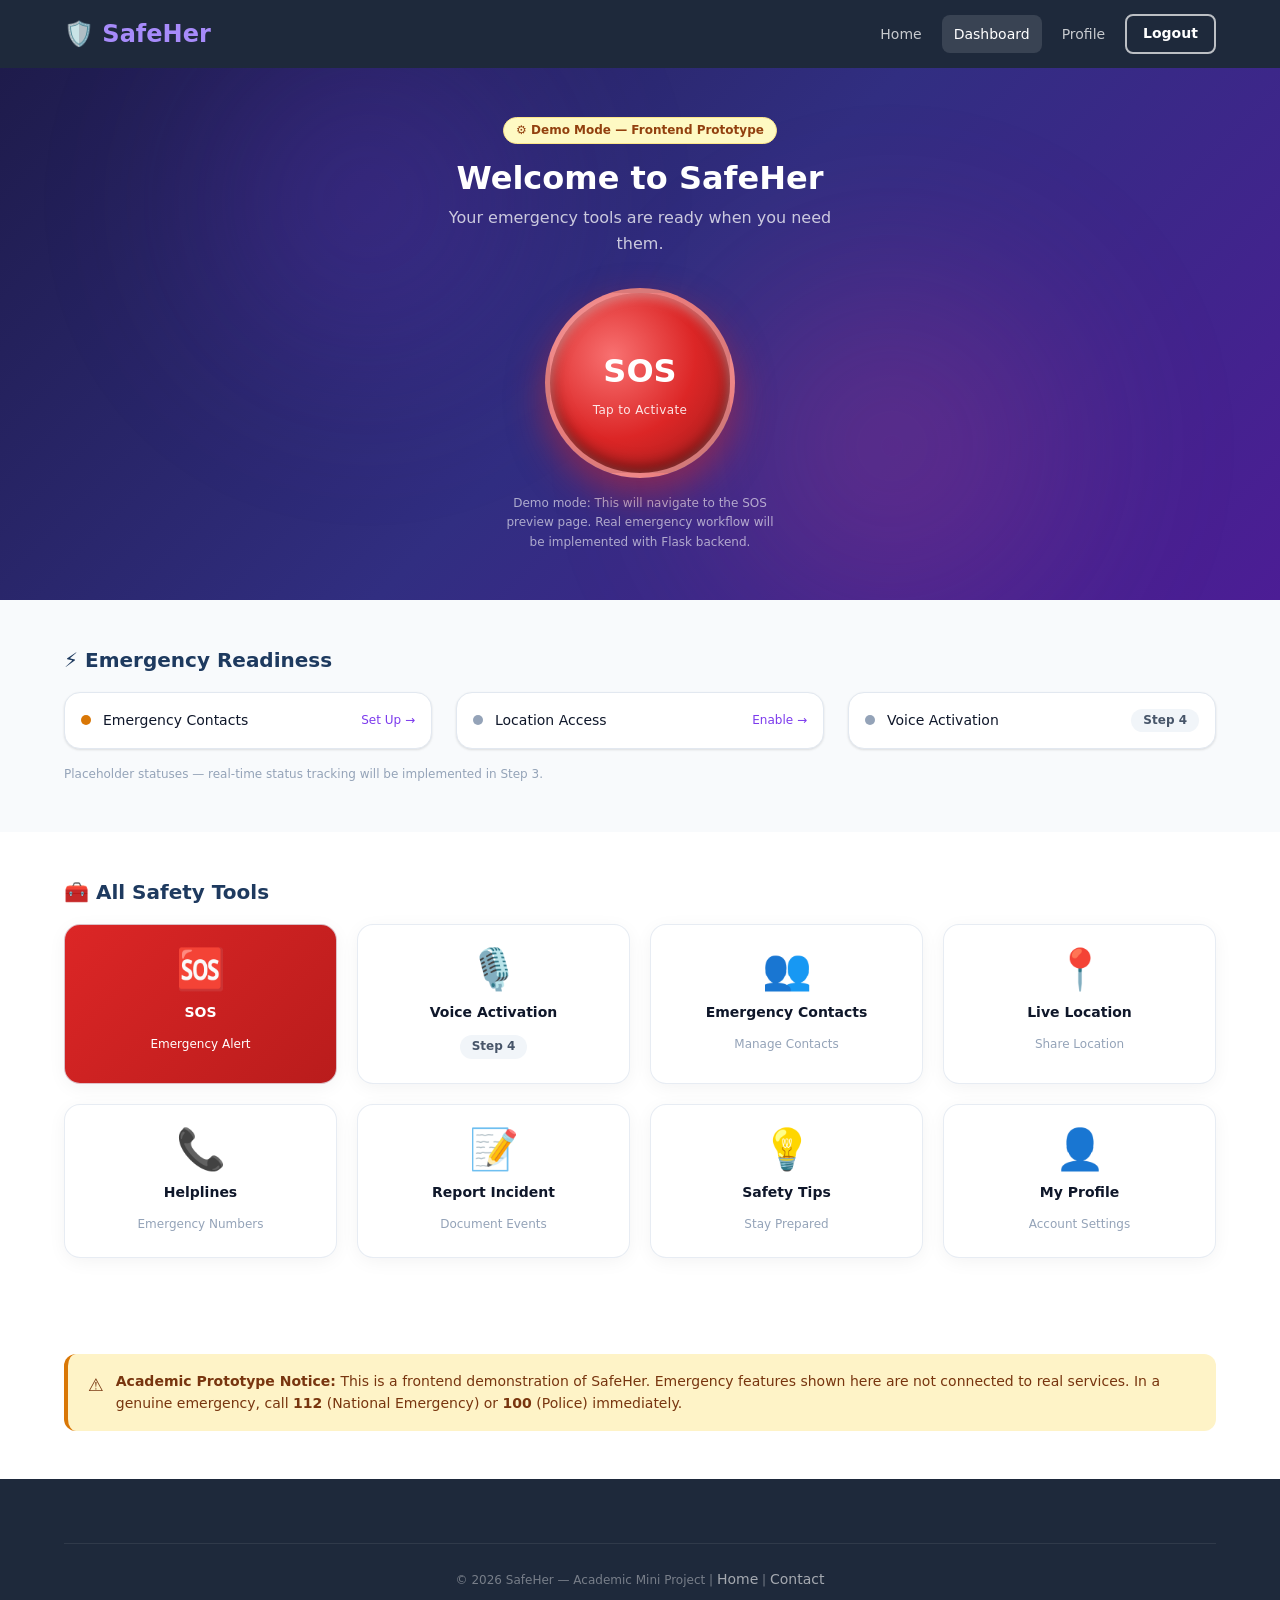
<file: dashboard.html>
<!DOCTYPE html>
<html lang="en">
<head>
  <meta charset="UTF-8" />
  <meta name="viewport" content="width=device-width, initial-scale=1.0" />
  <meta name="description" content="SafeHer Dashboard – Access SOS, emergency contacts, live location, helplines and all safety features from one place." />
  <title>Dashboard – SafeHer</title>
  <link rel="stylesheet" href="css/style.css" />
  <link rel="stylesheet" href="css/responsive.css" />
  <link rel="stylesheet" href="css/animations.css" />
</head>
<body>

  <a class="skip-link" href="#main-content">Skip to main content</a>

  <!-- ═══════════════════════════════════════════════════════════════ -->
  <!--  DASHBOARD HEADER                                               -->
  <!-- ═══════════════════════════════════════════════════════════════ -->
  <header class="dashboard-header" role="banner">
    <div class="container">
      <a class="dashboard-logo" href="index.html" aria-label="SafeHer home">
        🛡️ SafeHer
      </a>

      <!-- Mobile toggle — light variant for dark header -->
      <button
        class="nav-toggle nav-toggle--light"
        id="nav-toggle"
        aria-label="Toggle navigation menu"
        aria-expanded="false"
        aria-controls="dashboard-nav-list"
        type="button"
      >
        <span class="nav-toggle__bar" aria-hidden="true"></span>
        <span class="nav-toggle__bar" aria-hidden="true"></span>
        <span class="nav-toggle__bar" aria-hidden="true"></span>
      </button>

      <nav aria-label="Dashboard navigation">
        <ul class="dashboard-nav__list" id="dashboard-nav-list" role="list">
          <li><a class="dashboard-nav__link" href="index.html">Home</a></li>
          <li><a class="dashboard-nav__link" href="dashboard.html" aria-current="page">Dashboard</a></li>
          <li><a class="dashboard-nav__link" href="profile.html">Profile</a></li>
          <li>
            <!-- Logout placeholder — functional in Step 3 -->
            <button
              class="btn btn--sm btn--outline-white"
              type="button"
              id="logout-btn"
              aria-label="Logout of demo session"
              onclick="alert('Demo: Logout will be implemented in Step 3. Redirecting to login…'); window.location.href='login.html';"
            >
              Logout
            </button>
          </li>
        </ul>
      </nav>
    </div>
  </header>

  <!-- ═══════════════════════════════════════════════════════════════ -->
  <!--  MAIN CONTENT                                                   -->
  <!-- ═══════════════════════════════════════════════════════════════ -->
  <main id="main-content">

    <!-- ── DASHBOARD HERO / SOS SECTION ─────────────────────────── -->
    <section class="dashboard-hero anim-enter" style="position: relative; overflow: hidden;" aria-labelledby="dashboard-greeting">
      <!-- Ambient 3D Neon Glow Orbs -->
      <div class="ambient-glow-mesh" aria-hidden="true">
        <div class="glow-orb glow-orb--1" style="opacity: 0.25; top: -20%; left: 10%;"></div>
        <div class="glow-orb glow-orb--2" style="opacity: 0.25; bottom: -20%; right: 10%;"></div>
      </div>

      <div class="container" style="position: relative; z-index: 1;">
        <!-- Demo mode badge -->
        <div class="text-center mb-4">
          <span class="demo-badge">⚙️ Demo Mode — Frontend Prototype</span>
        </div>

        <h1 class="dashboard-hero__greeting" id="dashboard-greeting">
          Welcome to SafeHer
        </h1>
        <p class="dashboard-hero__subtitle">
          Your emergency tools are ready when you need them.
        </p>

        <!-- Prominent SOS Button -->
        <div class="sos-btn-wrap">
          <a
            href="sos.html"
            class="sos-btn"
            aria-label="Activate SOS emergency assistance — demo mode only"
          >
            <span aria-hidden="true">SOS</span>
            <span class="sos-btn__label">Tap to Activate</span>
          </a>
          <p class="dashboard-hero__sos-note">
            Demo mode: This will navigate to the SOS preview page.
            Real emergency workflow will be implemented with Flask backend.
          </p>
        </div>
      </div>
    </section>

    <!-- ── EMERGENCY READINESS STATUS ──────────────────────────── -->
    <section class="section--sm readiness-section" aria-labelledby="readiness-heading">
      <div class="container">
        <h2 class="readiness-section__title" id="readiness-heading">
          ⚡ Emergency Readiness
        </h2>

        <div class="grid grid--3" role="list" aria-label="Emergency readiness indicators">

          <div class="status-indicator" role="listitem">
            <span class="status-dot status-dot--yellow status-dot--pulse" aria-hidden="true"></span>
            <span class="status-indicator__label">Emergency Contacts</span>
            <span class="status-indicator__value">
              <a href="contacts.html" class="text-primary" style="font-size: var(--font-size-xs);">
                Set Up →
              </a>
            </span>
          </div>

          <div class="status-indicator" role="listitem">
            <span class="status-dot status-dot--grey status-dot--pulse" aria-hidden="true"></span>
            <span class="status-indicator__label">Location Access</span>
            <span class="status-indicator__value">
              <a href="location.html" class="text-primary" style="font-size: var(--font-size-xs);">
                Enable →
              </a>
            </span>
          </div>

          <div class="status-indicator" role="listitem">
            <span class="status-dot status-dot--grey" aria-hidden="true"></span>
            <span class="status-indicator__label">Voice Activation</span>
            <span class="status-indicator__value">
              <span class="badge badge--neutral">Step 4</span>
            </span>
          </div>

        </div>

        <p class="text-muted mt-4" style="font-size: var(--font-size-xs);">
          Placeholder statuses — real-time status tracking will be implemented in Step 3.
        </p>
      </div>
    </section>

    <!-- ── FEATURE CARDS GRID ────────────────────────────────────── -->
    <section class="section--sm" aria-labelledby="tools-heading">
      <div class="container">
        <h2 class="readiness-section__title" id="tools-heading">
          🧰 All Safety Tools
        </h2>

        <div class="dashboard-grid" role="list">

          <!-- SOS — highest priority, red gradient card -->
          <a
            class="dashboard-card dashboard-card--sos anim-card stagger-1"
            href="sos.html"
            role="listitem"
            aria-label="SOS Emergency — activate emergency assistance"
          >
            <span class="dashboard-card__icon" aria-hidden="true">🆘</span>
            <span class="dashboard-card__title">SOS</span>
            <span class="dashboard-card__desc">Emergency Alert</span>
          </a>

          <a
            class="dashboard-card anim-card stagger-2"
            href="dashboard.html"
            role="listitem"
            aria-label="Voice Activation — trigger SOS by voice (coming in Step 4)"
          >
            <span class="dashboard-card__icon" aria-hidden="true">🎙️</span>
            <span class="dashboard-card__title">Voice Activation</span>
            <span class="dashboard-card__desc">
              <span class="badge badge--neutral">Step 4</span>
            </span>
          </a>

          <a
            class="dashboard-card anim-card stagger-3"
            href="contacts.html"
            role="listitem"
            aria-label="Emergency Contacts — manage your trusted contacts"
          >
            <span class="dashboard-card__icon" aria-hidden="true">👥</span>
            <span class="dashboard-card__title">Emergency Contacts</span>
            <span class="dashboard-card__desc">Manage Contacts</span>
          </a>

          <a
            class="dashboard-card anim-card stagger-4"
            href="location.html"
            role="listitem"
            aria-label="Live Location — share your location"
          >
            <span class="dashboard-card__icon" aria-hidden="true">📍</span>
            <span class="dashboard-card__title">Live Location</span>
            <span class="dashboard-card__desc">Share Location</span>
          </a>

          <a
            class="dashboard-card anim-card stagger-5"
            href="helplines.html"
            role="listitem"
            aria-label="Emergency Helplines — view emergency numbers"
          >
            <span class="dashboard-card__icon" aria-hidden="true">📞</span>
            <span class="dashboard-card__title">Helplines</span>
            <span class="dashboard-card__desc">Emergency Numbers</span>
          </a>

          <a
            class="dashboard-card anim-card stagger-6"
            href="report.html"
            role="listitem"
            aria-label="Incident Report — document an incident"
          >
            <span class="dashboard-card__icon" aria-hidden="true">📝</span>
            <span class="dashboard-card__title">Report Incident</span>
            <span class="dashboard-card__desc">Document Events</span>
          </a>

          <a
            class="dashboard-card anim-card stagger-7"
            href="safety-tips.html"
            role="listitem"
            aria-label="Safety Tips — read personal safety guidance"
          >
            <span class="dashboard-card__icon" aria-hidden="true">💡</span>
            <span class="dashboard-card__title">Safety Tips</span>
            <span class="dashboard-card__desc">Stay Prepared</span>
          </a>

          <a
            class="dashboard-card anim-card stagger-8"
            href="profile.html"
            role="listitem"
            aria-label="My Profile — manage your safety profile"
          >
            <span class="dashboard-card__icon" aria-hidden="true">👤</span>
            <span class="dashboard-card__title">My Profile</span>
            <span class="dashboard-card__desc">Account Settings</span>
          </a>

        </div>
      </div>
    </section>

    <!-- ── PROTOTYPE NOTICE ──────────────────────────────────────── -->
    <section class="section--sm" aria-label="Prototype notice">
      <div class="container">
        <div class="alert alert--warning" role="note">
          <span class="alert__icon" aria-hidden="true">⚠️</span>
          <div>
            <strong>Academic Prototype Notice:</strong> This is a frontend demonstration of SafeHer.
            Emergency features shown here are not connected to real services. In a genuine emergency,
            call <strong>112</strong> (National Emergency) or <strong>100</strong> (Police) immediately.
          </div>
        </div>
      </div>
    </section>

  </main>

  <!-- Dashboard simplified footer -->
  <footer class="site-footer" role="contentinfo">
    <div class="container">
      <div class="site-footer__bottom">
        <p class="site-footer__copyright">
          &copy; <span id="current-year">2024</span> SafeHer — Academic Mini Project |
          <a class="site-footer__link" href="index.html">Home</a> |
          <a class="site-footer__link" href="contact.html">Contact</a>
        </p>
      </div>
    </div>
  </footer>

  <script src="js/main.js" defer></script>
  <script src="js/animations.js" defer></script>

</body>
</html>
</file>
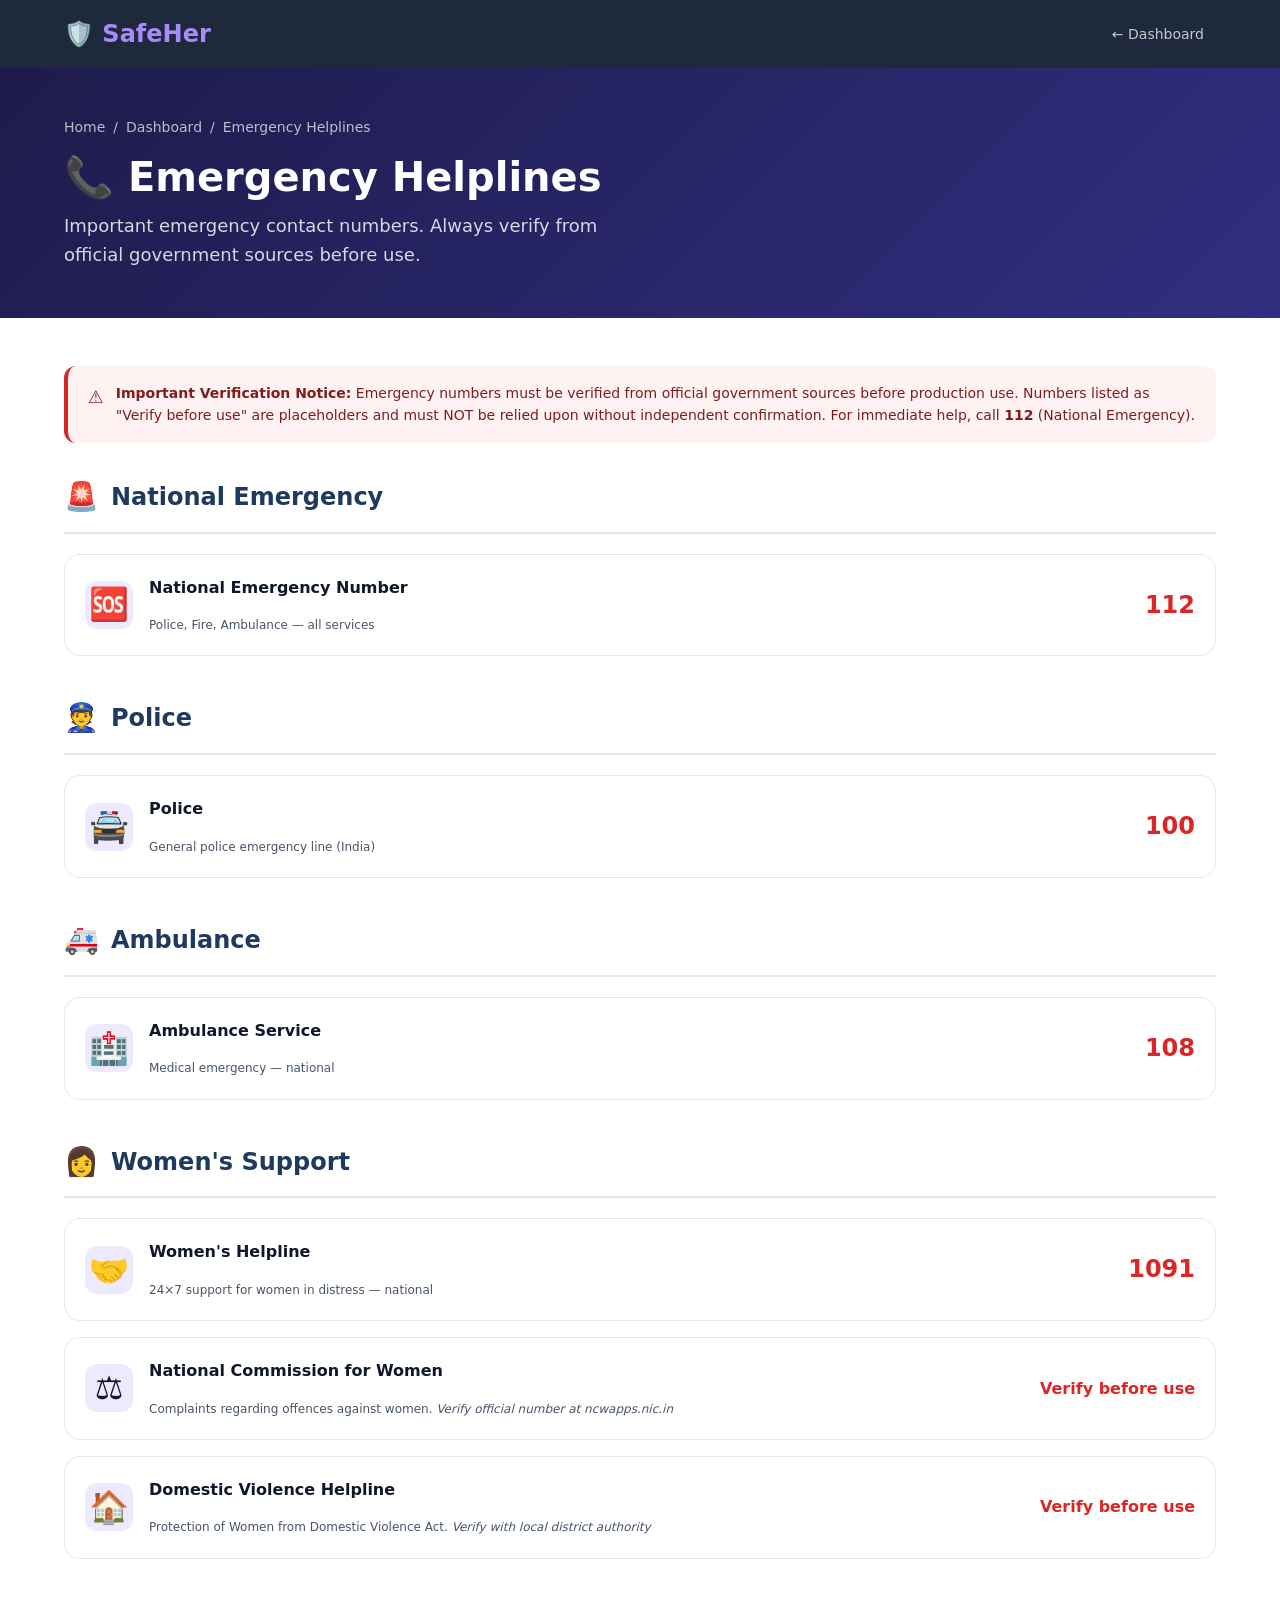
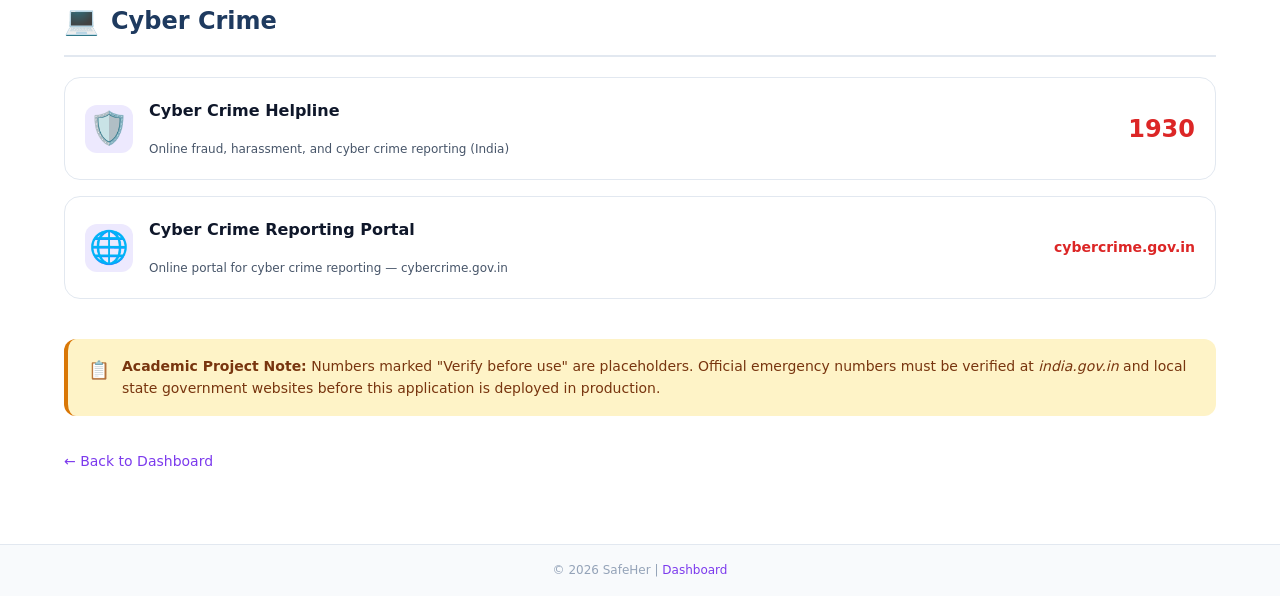
<file: helplines.html>
<!DOCTYPE html>
<html lang="en">
<head>
  <meta charset="UTF-8" />
  <meta name="viewport" content="width=device-width, initial-scale=1.0" />
  <meta name="description" content="SafeHer Emergency Helplines – Quick access to national emergency numbers, women's support lines and police contacts." />
  <title>Emergency Helplines – SafeHer</title>
  <link rel="stylesheet" href="css/style.css" />
  <link rel="stylesheet" href="css/responsive.css" />
  <link rel="stylesheet" href="css/animations.css" />
</head>
<body>

  <a class="skip-link" href="#main-content">Skip to main content</a>

  <header class="dashboard-header" role="banner">
    <div class="container">
      <a class="dashboard-logo" href="index.html" aria-label="SafeHer home">🛡️ SafeHer</a>
      <nav aria-label="Page navigation">
        <ul class="dashboard-nav__list" style="display: flex;" role="list">
          <li><a class="dashboard-nav__link" href="dashboard.html">← Dashboard</a></li>
        </ul>
      </nav>
    </div>
  </header>

  <main id="main-content">

    <div class="page-header">
      <div class="container">
        <nav class="page-header__breadcrumb" aria-label="Breadcrumb">
          <a href="index.html">Home</a>
          <span aria-hidden="true">/</span>
          <a href="dashboard.html">Dashboard</a>
          <span aria-hidden="true">/</span>
          <span aria-current="page">Emergency Helplines</span>
        </nav>
        <h1 class="page-header__title">📞 Emergency Helplines</h1>
        <p class="page-header__subtitle">
          Important emergency contact numbers. Always verify from official government sources before use.
        </p>
      </div>
    </div>

    <section class="section--sm" aria-labelledby="helplines-heading">
      <div class="container">
        <h2 id="helplines-heading" class="visually-hidden">Emergency helpline numbers by category</h2>

        <!-- IMPORTANT Verification Notice -->
        <div class="alert alert--danger" role="alert" style="margin-bottom: var(--space-8);">
          <span class="alert__icon" aria-hidden="true">⚠️</span>
          <div>
            <strong>Important Verification Notice:</strong> Emergency numbers must be verified from
            official government sources before production use. Numbers listed as "Verify before use"
            are placeholders and must NOT be relied upon without independent confirmation.
            For immediate help, call <strong>112</strong> (National Emergency).
          </div>
        </div>

        <!-- National Emergency -->
        <section class="tip-category" aria-labelledby="nat-emergency-heading">
          <div class="tip-category__header">
            <span class="tip-category__icon" aria-hidden="true">🚨</span>
            <h2 class="tip-category__title" id="nat-emergency-heading">National Emergency</h2>
          </div>
          <div style="display: flex; flex-direction: column; gap: var(--space-4);" role="list">
            <article class="helpline-card" role="listitem" aria-label="National Emergency number 112">
              <span class="helpline-card__icon" aria-hidden="true">🆘</span>
              <div>
                <p class="helpline-card__name">National Emergency Number</p>
                <p class="helpline-card__desc">Police, Fire, Ambulance — all services</p>
              </div>
              <span class="helpline-card__number">112</span>
            </article>
          </div>
        </section>

        <!-- Police -->
        <section class="tip-category" aria-labelledby="police-heading">
          <div class="tip-category__header">
            <span class="tip-category__icon" aria-hidden="true">👮</span>
            <h2 class="tip-category__title" id="police-heading">Police</h2>
          </div>
          <div style="display: flex; flex-direction: column; gap: var(--space-4);" role="list">
            <article class="helpline-card" role="listitem" aria-label="Police number 100">
              <span class="helpline-card__icon" aria-hidden="true">🚔</span>
              <div>
                <p class="helpline-card__name">Police</p>
                <p class="helpline-card__desc">General police emergency line (India)</p>
              </div>
              <span class="helpline-card__number">100</span>
            </article>
          </div>
        </section>

        <!-- Ambulance -->
        <section class="tip-category" aria-labelledby="ambulance-heading">
          <div class="tip-category__header">
            <span class="tip-category__icon" aria-hidden="true">🚑</span>
            <h2 class="tip-category__title" id="ambulance-heading">Ambulance</h2>
          </div>
          <div style="display: flex; flex-direction: column; gap: var(--space-4);" role="list">
            <article class="helpline-card" role="listitem" aria-label="Ambulance number 108">
              <span class="helpline-card__icon" aria-hidden="true">🏥</span>
              <div>
                <p class="helpline-card__name">Ambulance Service</p>
                <p class="helpline-card__desc">Medical emergency — national</p>
              </div>
              <span class="helpline-card__number">108</span>
            </article>
          </div>
        </section>

        <!-- Women's Support -->
        <section class="tip-category" aria-labelledby="womens-heading">
          <div class="tip-category__header">
            <span class="tip-category__icon" aria-hidden="true">👩</span>
            <h2 class="tip-category__title" id="womens-heading">Women's Support</h2>
          </div>
          <div style="display: flex; flex-direction: column; gap: var(--space-4);" role="list">

            <article class="helpline-card" role="listitem" aria-label="Women's Helpline 1091">
              <span class="helpline-card__icon" aria-hidden="true">🤝</span>
              <div>
                <p class="helpline-card__name">Women's Helpline</p>
                <p class="helpline-card__desc">24×7 support for women in distress — national</p>
              </div>
              <span class="helpline-card__number">1091</span>
            </article>

            <article class="helpline-card" role="listitem" aria-label="National Commission for Women helpline">
              <span class="helpline-card__icon" aria-hidden="true">⚖️</span>
              <div>
                <p class="helpline-card__name">National Commission for Women</p>
                <p class="helpline-card__desc">
                  Complaints regarding offences against women.
                  <em>Verify official number at ncwapps.nic.in</em>
                </p>
              </div>
              <span class="helpline-card__number" style="font-size: var(--font-size-base);" title="Verify before use">
                Verify before use
              </span>
            </article>

            <article class="helpline-card" role="listitem" aria-label="Domestic violence helpline">
              <span class="helpline-card__icon" aria-hidden="true">🏠</span>
              <div>
                <p class="helpline-card__name">Domestic Violence Helpline</p>
                <p class="helpline-card__desc">
                  Protection of Women from Domestic Violence Act.
                  <em>Verify with local district authority</em>
                </p>
              </div>
              <span class="helpline-card__number" style="font-size: var(--font-size-base);" title="Verify before use">
                Verify before use
              </span>
            </article>

          </div>
        </section>

        <!-- Cyber Crime -->
        <section class="tip-category" aria-labelledby="cyber-heading">
          <div class="tip-category__header">
            <span class="tip-category__icon" aria-hidden="true">💻</span>
            <h2 class="tip-category__title" id="cyber-heading">Cyber Crime</h2>
          </div>
          <div style="display: flex; flex-direction: column; gap: var(--space-4);" role="list">

            <article class="helpline-card" role="listitem" aria-label="Cyber crime helpline 1930">
              <span class="helpline-card__icon" aria-hidden="true">🛡️</span>
              <div>
                <p class="helpline-card__name">Cyber Crime Helpline</p>
                <p class="helpline-card__desc">
                  Online fraud, harassment, and cyber crime reporting (India)
                </p>
              </div>
              <span class="helpline-card__number">1930</span>
            </article>

            <article class="helpline-card" role="listitem" aria-label="National Cyber Crime Reporting Portal">
              <span class="helpline-card__icon" aria-hidden="true">🌐</span>
              <div>
                <p class="helpline-card__name">Cyber Crime Reporting Portal</p>
                <p class="helpline-card__desc">
                  Online portal for cyber crime reporting — cybercrime.gov.in
                </p>
              </div>
              <span class="helpline-card__number" style="font-size: var(--font-size-sm);">
                cybercrime.gov.in
              </span>
            </article>

          </div>
        </section>

        <!-- Verification notice footer -->
        <div class="alert alert--warning" role="note" style="margin-top: var(--space-6);">
          <span class="alert__icon" aria-hidden="true">📋</span>
          <div>
            <strong>Academic Project Note:</strong> Numbers marked "Verify before use" are placeholders.
            Official emergency numbers must be verified at
            <em>india.gov.in</em> and local state government websites before
            this application is deployed in production.
          </div>
        </div>

        <div style="margin-top: var(--space-8);">
          <a class="back-link" href="dashboard.html" aria-label="Return to dashboard">
            ← Back to Dashboard
          </a>
        </div>

      </div>
    </section>

  </main>

  <footer style="background: var(--color-bg-secondary); border-top: 1px solid var(--color-border); padding: var(--space-4) 0; text-align: center;" role="contentinfo">
    <div class="container">
      <p class="text-muted" style="font-size: var(--font-size-xs);">
        &copy; <span id="current-year">2024</span> SafeHer |
        <a href="dashboard.html" style="color: var(--color-primary);">Dashboard</a>
      </p>
    </div>
  </footer>

  <script src="js/main.js" defer></script>
  <script src="js/animations.js" defer></script>

</body>
</html>
</file>
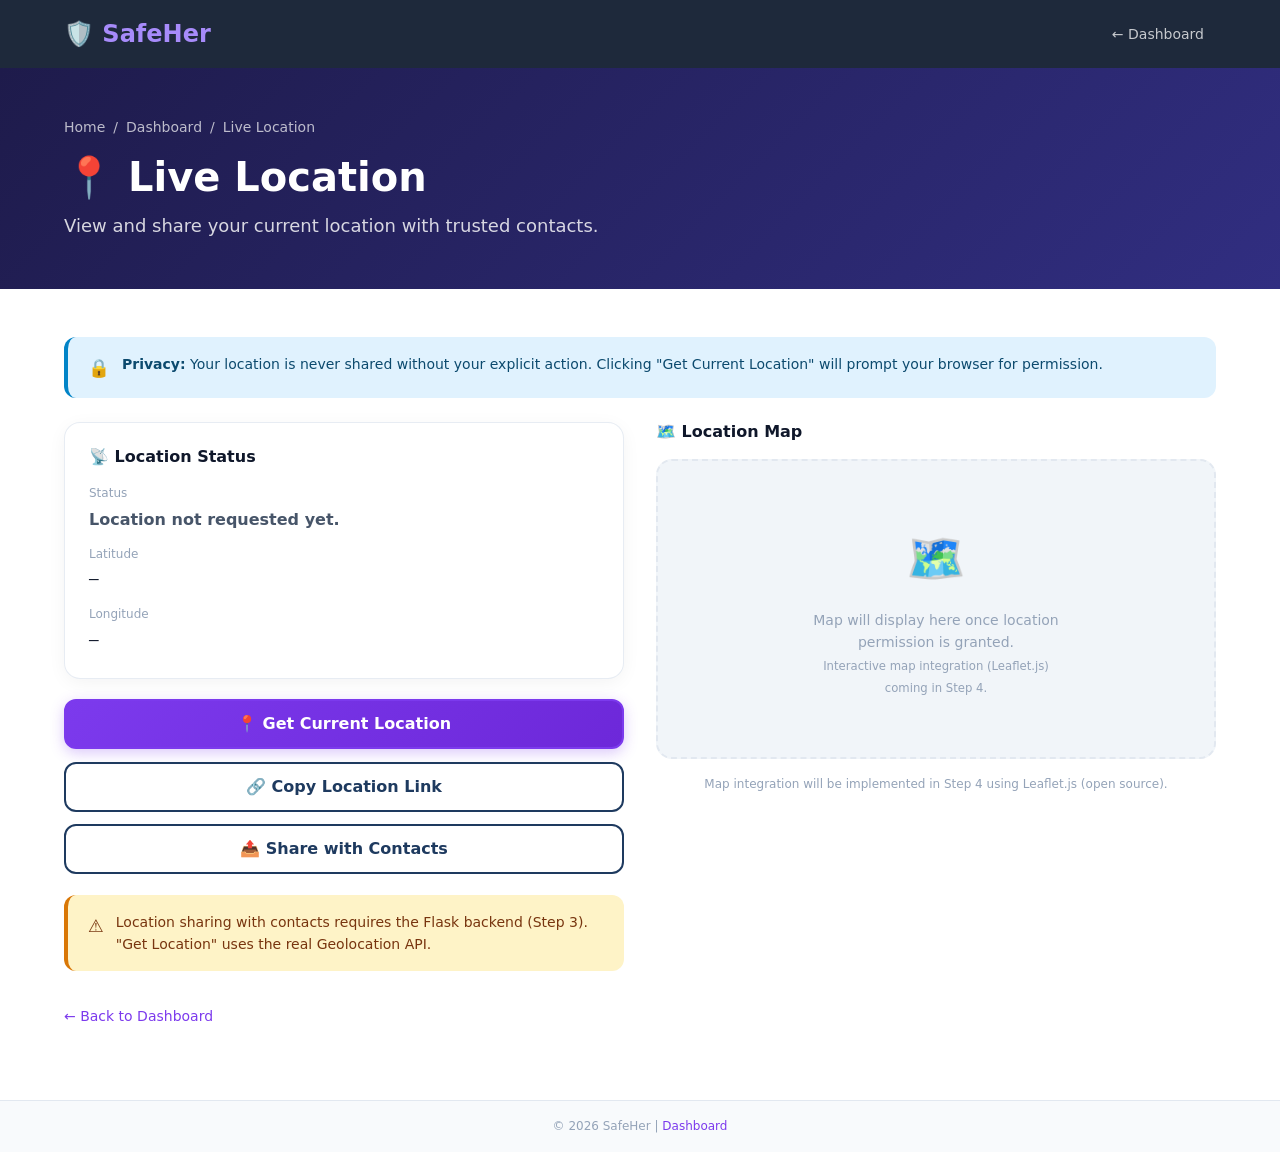
<file: location.html>
<!DOCTYPE html>
<html lang="en">
<head>
  <meta charset="UTF-8" />
  <meta name="viewport" content="width=device-width, initial-scale=1.0" />
  <meta name="description" content="SafeHer Live Location – Share your current location with trusted contacts during emergencies." />
  <title>Live Location – SafeHer</title>
  <link rel="stylesheet" href="css/style.css" />
  <link rel="stylesheet" href="css/responsive.css" />
  <link rel="stylesheet" href="css/animations.css" />
</head>
<body>

  <a class="skip-link" href="#main-content">Skip to main content</a>

  <header class="dashboard-header" role="banner">
    <div class="container">
      <a class="dashboard-logo" href="index.html" aria-label="SafeHer home">🛡️ SafeHer</a>
      <nav aria-label="Page navigation">
        <ul class="dashboard-nav__list" style="display: flex;" role="list">
          <li><a class="dashboard-nav__link" href="dashboard.html">← Dashboard</a></li>
        </ul>
      </nav>
    </div>
  </header>

  <main id="main-content">

    <div class="page-header">
      <div class="container">
        <nav class="page-header__breadcrumb" aria-label="Breadcrumb">
          <a href="index.html">Home</a>
          <span aria-hidden="true">/</span>
          <a href="dashboard.html">Dashboard</a>
          <span aria-hidden="true">/</span>
          <span aria-current="page">Live Location</span>
        </nav>
        <h1 class="page-header__title">📍 Live Location</h1>
        <p class="page-header__subtitle">
          View and share your current location with trusted contacts.
        </p>
      </div>
    </div>

    <section class="section--sm" aria-labelledby="location-heading">
      <div class="container">
        <h2 id="location-heading" class="visually-hidden">Location information and controls</h2>

        <!-- Location privacy notice -->
        <div class="alert alert--info" role="note" style="margin-bottom: var(--space-6);">
          <span class="alert__icon" aria-hidden="true">🔒</span>
          <span>
            <strong>Privacy:</strong> Your location is never shared without your explicit action.
            Clicking "Get Current Location" will prompt your browser for permission.
          </span>
        </div>

        <div style="display: grid; grid-template-columns: 1fr 1fr; gap: var(--space-8); align-items: start;">

          <!-- Controls -->
          <div>
            <!-- Status -->
            <div class="card" style="margin-bottom: var(--space-5);">
              <h3 style="font-size: var(--font-size-base); margin-bottom: var(--space-4);">📡 Location Status</h3>

              <div style="display: flex; flex-direction: column; gap: var(--space-3);">
                <div>
                  <p style="font-size: var(--font-size-xs); color: var(--color-text-muted); margin-bottom: var(--space-1);">Status</p>
                  <p id="location-status-text" style="font-weight: var(--font-weight-semibold); color: var(--color-text-secondary);">
                    Location not requested yet.
                  </p>
                </div>

                <div>
                  <p style="font-size: var(--font-size-xs); color: var(--color-text-muted); margin-bottom: var(--space-1);">Latitude</p>
                  <p id="location-lat" style="font-family: monospace; color: var(--color-text-primary);">—</p>
                </div>

                <div>
                  <p style="font-size: var(--font-size-xs); color: var(--color-text-muted); margin-bottom: var(--space-1);">Longitude</p>
                  <p id="location-lng" style="font-family: monospace; color: var(--color-text-primary);">—</p>
                </div>
              </div>
            </div>

            <!-- Action Buttons -->
            <div style="display: flex; flex-direction: column; gap: var(--space-3);">

              <button
                class="btn btn--primary btn--block"
                id="get-location-btn"
                type="button"
                aria-label="Get your current GPS location"
              >
                📍 Get Current Location
              </button>

              <button
                class="btn btn--secondary btn--block"
                id="copy-location-btn"
                type="button"
                aria-label="Copy location link to clipboard (requires location to be retrieved first)"
              >
                🔗 Copy Location Link
              </button>

              <button
                class="btn btn--secondary btn--block"
                id="share-location-btn"
                type="button"
                aria-label="Share live location with emergency contacts (requires backend connection)"
              >
                📤 Share with Contacts
              </button>

            </div>

            <div class="alert alert--warning" role="note" style="margin-top: var(--space-5);">
              <span class="alert__icon" aria-hidden="true">⚠️</span>
              <span>
                Location sharing with contacts requires the Flask backend (Step 3).
                "Get Location" uses the real Geolocation API.
              </span>
            </div>
          </div>

          <!-- Map Placeholder -->
          <div>
            <h3 style="font-size: var(--font-size-base); margin-bottom: var(--space-4);">🗺️ Location Map</h3>
            <div
              class="map-placeholder"
              id="map-area"
              role="img"
              aria-label="Map area — location will appear here once permission is granted"
            >
              <span class="map-placeholder__icon" aria-hidden="true">🗺️</span>
              <p class="map-placeholder__text">
                Map will display here once location permission is granted.<br />
                <small>Interactive map integration (Leaflet.js) coming in Step 4.</small>
              </p>
            </div>

            <p class="text-muted mt-4" style="font-size: var(--font-size-xs); text-align: center;">
              Map integration will be implemented in Step 4 using Leaflet.js (open source).
            </p>
          </div>

        </div>

        <div style="margin-top: var(--space-8);">
          <a class="back-link" href="dashboard.html" aria-label="Return to dashboard">
            ← Back to Dashboard
          </a>
        </div>

      </div>
    </section>

  </main>

  <footer style="background: var(--color-bg-secondary); border-top: 1px solid var(--color-border); padding: var(--space-4) 0; text-align: center;" role="contentinfo">
    <div class="container">
      <p class="text-muted" style="font-size: var(--font-size-xs);">
        &copy; <span id="current-year">2024</span> SafeHer |
        <a href="dashboard.html" style="color: var(--color-primary);">Dashboard</a>
      </p>
    </div>
  </footer>

  <script src="js/main.js" defer></script>
  <script src="js/animations.js" defer></script>
  <script src="js/location.js" defer></script>

</body>
</html>
</file>
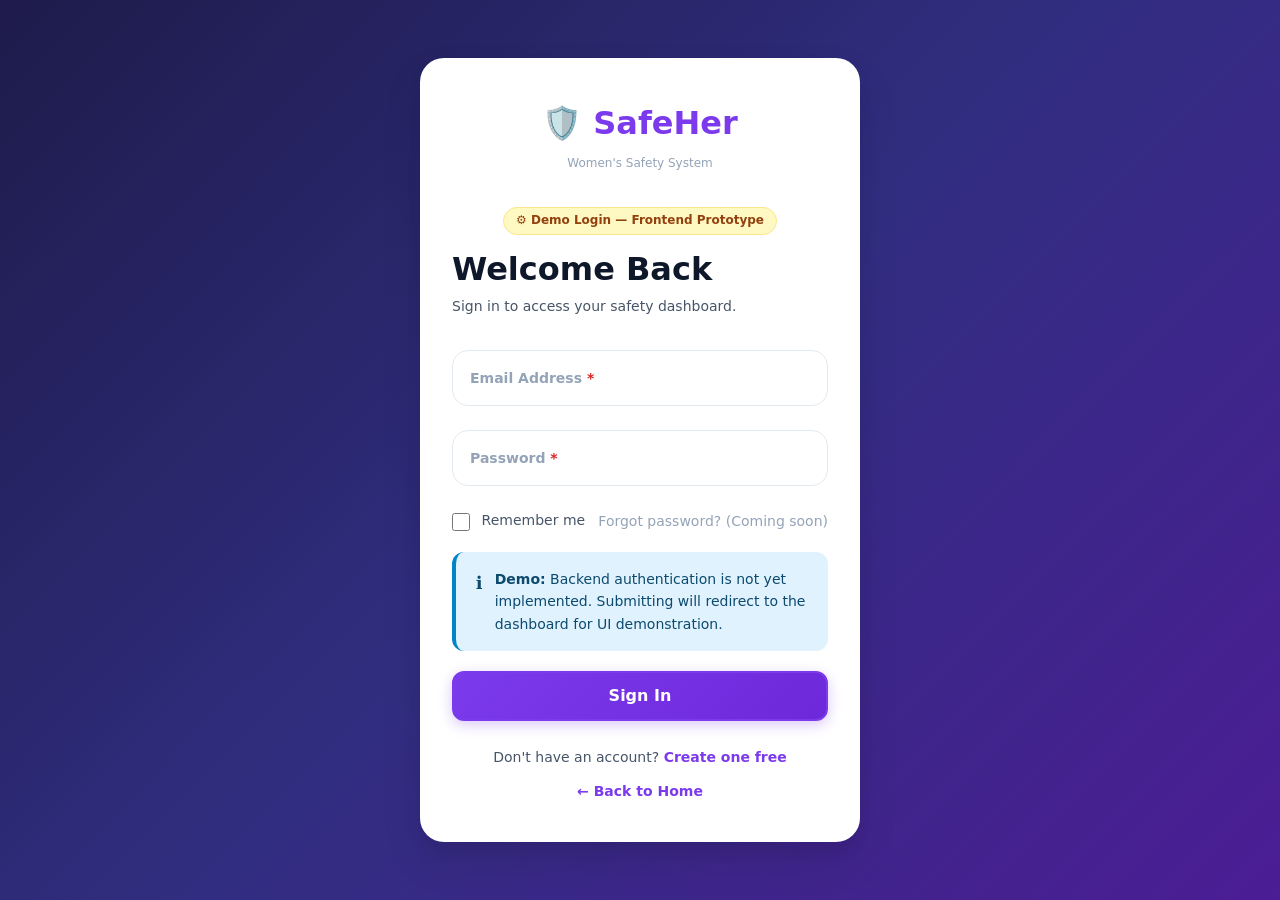
<file: login.html>
<!DOCTYPE html>
<html lang="en">
<head>
  <meta charset="UTF-8" />
  <meta name="viewport" content="width=device-width, initial-scale=1.0" />
  <meta name="description" content="Login to your SafeHer account to access emergency tools, SOS, and your safety dashboard." />
  <title>Login – SafeHer</title>
  <link rel="stylesheet" href="css/style.css" />
  <link rel="stylesheet" href="css/responsive.css" />
  <link rel="stylesheet" href="css/animations.css" />
</head>
<body>

  <a class="skip-link" href="#main-content">Skip to main content</a>

  <!-- Auth Layout — centered card -->
  <main class="auth-page" id="main-content">
    <div class="auth-card anim-enter" role="main">

      <!-- Logo -->
      <div class="auth-card__logo">
        <a href="index.html" aria-label="SafeHer home">
          <span class="auth-card__logo-text">🛡️ SafeHer</span>
        </a>
        <span class="auth-card__logo-sub">Women's Safety System</span>
      </div>

      <!-- Heading -->
      <div class="text-center mb-4">
        <span class="demo-badge">⚙️ Demo Login — Frontend Prototype</span>
      </div>
      <h1 class="auth-card__title">Welcome Back</h1>
      <p class="auth-card__subtitle">Sign in to access your safety dashboard.</p>

      <!-- Login Form -->
      <form id="login-form" method="post" action="#" novalidate aria-label="Login form">

        <!-- Email -->
        <div class="form-group form-group--float">
          <input
            class="form-input"
            type="email"
            id="login-email"
            name="email"
            autocomplete="email"
            placeholder=" "
            required
            aria-required="true"
            aria-describedby="email-error"
          />
          <label class="form-label form-label--required" for="login-email">
            Email Address
          </label>
          <span class="form-error" id="email-error" role="alert"></span>
        </div>

        <!-- Password -->
        <div class="form-group form-group--float">
          <input
            class="form-input"
            type="password"
            id="login-password"
            name="password"
            autocomplete="current-password"
            placeholder=" "
            required
            aria-required="true"
            aria-describedby="password-error"
          />
          <label class="form-label form-label--required" for="login-password">
            Password
          </label>
          <span class="form-error" id="password-error" role="alert"></span>
        </div>

        <!-- Remember me & Forgot password -->
        <div class="flex justify-between items-center" style="margin-bottom: var(--space-5); flex-wrap: wrap; gap: var(--space-3);">
          <div class="form-checkbox-group">
            <input
              class="form-checkbox"
              type="checkbox"
              id="remember-me"
              name="remember_me"
            />
            <label class="form-checkbox-label" for="remember-me">Remember me</label>
          </div>
          <span class="text-muted" style="font-size: var(--font-size-sm);">
            <!-- Forgot password link — will be functional in Step 3 -->
            <span aria-label="Forgot password feature not yet available">Forgot password? (Coming soon)</span>
          </span>
        </div>

        <!-- Prototype notice -->
        <div class="alert alert--info" role="note" style="margin-bottom: var(--space-5);" aria-live="polite">
          <span class="alert__icon" aria-hidden="true">ℹ️</span>
          <span>
            <strong>Demo:</strong> Backend authentication is not yet implemented.
            Submitting will redirect to the dashboard for UI demonstration.
          </span>
        </div>

        <!-- Submit -->
        <button class="btn btn--primary btn--block" type="submit" id="login-submit-btn">
          Sign In
        </button>

      </form>

      <!-- Register link -->
      <div class="auth-card__footer">
        Don't have an account?
        <a href="register.html">Create one free</a>
      </div>

      <!-- Back to home -->
      <div class="auth-card__footer" style="margin-top: var(--space-3);">
        <a href="index.html" aria-label="Back to SafeHer home page">← Back to Home</a>
      </div>

    </div>
  </main>

  <script src="js/validation.js" defer></script>
  <script src="js/auth.js" defer></script>
  <script src="js/main.js" defer></script>
  <script src="js/animations.js" defer></script>

</body>
</html>
</file>
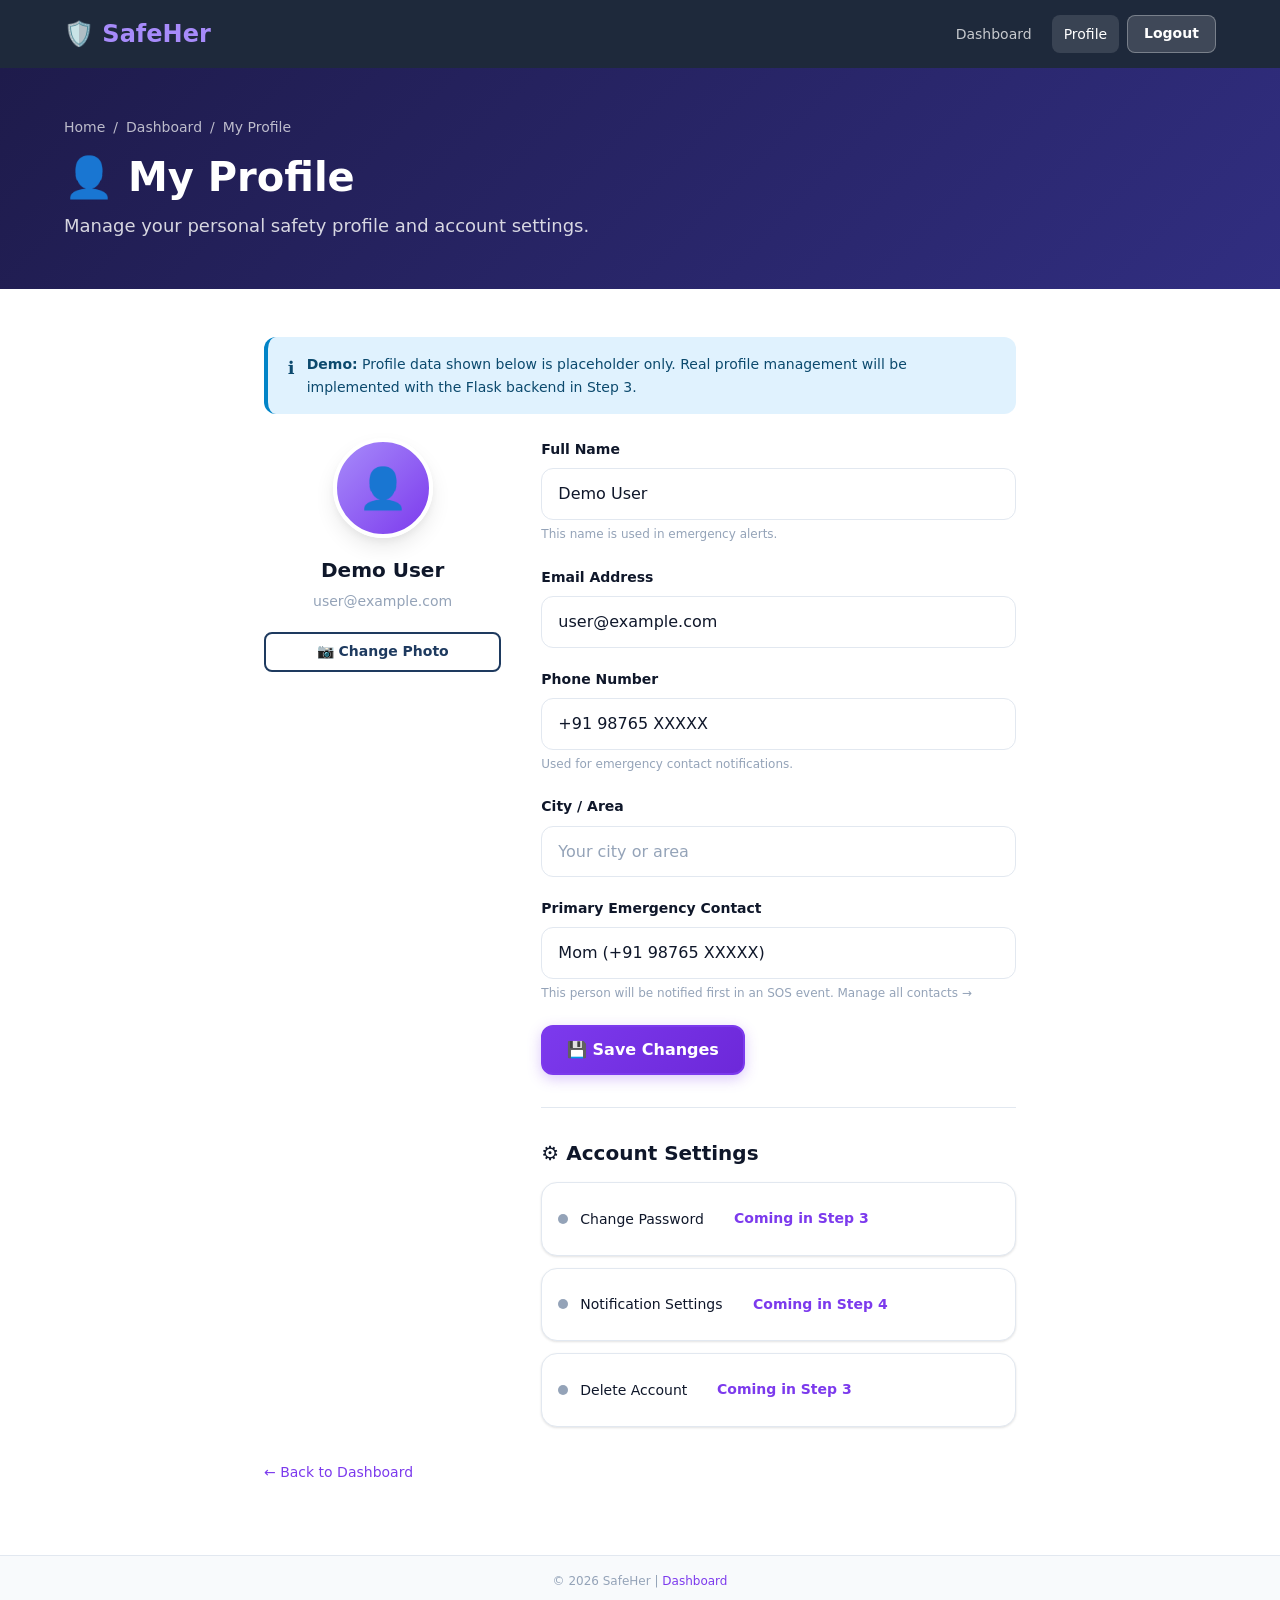
<file: profile.html>
<!DOCTYPE html>
<html lang="en">
<head>
  <meta charset="UTF-8" />
  <meta name="viewport" content="width=device-width, initial-scale=1.0" />
  <meta name="description" content="SafeHer Profile – Manage your personal safety profile, account settings and emergency contact preferences." />
  <title>My Profile – SafeHer</title>
  <link rel="stylesheet" href="css/style.css" />
  <link rel="stylesheet" href="css/responsive.css" />
  <link rel="stylesheet" href="css/animations.css" />
</head>
<body>

  <a class="skip-link" href="#main-content">Skip to main content</a>

  <header class="dashboard-header" role="banner">
    <div class="container">
      <a class="dashboard-logo" href="index.html" aria-label="SafeHer home">🛡️ SafeHer</a>
      <nav aria-label="Page navigation">
        <ul class="dashboard-nav__list" style="display: flex;" role="list">
          <li><a class="dashboard-nav__link" href="dashboard.html">Dashboard</a></li>
          <li><a class="dashboard-nav__link active" href="profile.html" aria-current="page">Profile</a></li>
          <li>
            <button
              class="btn btn--sm"
              style="background: rgba(255,255,255,0.15); color: #fff; border: 1px solid rgba(255,255,255,0.3);"
              type="button"
              onclick="alert('Demo: Logout will be implemented in Step 3.')"
              aria-label="Logout (not yet functional)"
            >
              Logout
            </button>
          </li>
        </ul>
      </nav>
    </div>
  </header>

  <main id="main-content">

    <div class="page-header">
      <div class="container">
        <nav class="page-header__breadcrumb" aria-label="Breadcrumb">
          <a href="index.html">Home</a>
          <span aria-hidden="true">/</span>
          <a href="dashboard.html">Dashboard</a>
          <span aria-hidden="true">/</span>
          <span aria-current="page">My Profile</span>
        </nav>
        <h1 class="page-header__title">👤 My Profile</h1>
        <p class="page-header__subtitle">
          Manage your personal safety profile and account settings.
        </p>
      </div>
    </div>

    <section class="section--sm" aria-labelledby="profile-heading">
      <div class="container" style="max-width: 800px;">
        <h2 id="profile-heading" class="visually-hidden">Profile information</h2>

        <div class="alert alert--info" role="note" style="margin-bottom: var(--space-6);">
          <span class="alert__icon" aria-hidden="true">ℹ️</span>
          <span>
            <strong>Demo:</strong> Profile data shown below is placeholder only. Real profile
            management will be implemented with the Flask backend in Step 3.
          </span>
        </div>

        <div style="display: grid; grid-template-columns: 1fr 2fr; gap: var(--space-10); align-items: start;">

          <!-- Profile photo & quick info -->
          <div class="text-center">
            <!-- Profile Avatar -->
            <div class="profile-avatar" role="img" aria-label="Profile photo placeholder">
              👤
            </div>

            <p style="font-weight: var(--font-weight-bold); font-size: var(--font-size-lg); margin-bottom: var(--space-1);">
              Demo User
            </p>
            <p class="text-muted" style="font-size: var(--font-size-sm); margin-bottom: var(--space-5);">
              user@example.com
            </p>

            <button
              class="btn btn--secondary btn--sm btn--block"
              type="button"
              onclick="alert('Demo: Profile photo upload will be implemented in Step 3.')"
              aria-label="Change profile photo (not yet functional)"
            >
              📷 Change Photo
            </button>
          </div>

          <!-- Profile fields -->
          <div>
            <form id="profile-form" method="post" action="#" novalidate aria-label="Edit profile form">

              <div class="form-group">
                <label class="form-label" for="profile-fullname">Full Name</label>
                <input
                  class="form-input"
                  type="text"
                  id="profile-fullname"
                  name="full_name"
                  value="Demo User"
                  autocomplete="name"
                  aria-describedby="fullname-hint"
                />
                <span class="form-hint" id="fullname-hint">This name is used in emergency alerts.</span>
              </div>

              <div class="form-group">
                <label class="form-label" for="profile-email">Email Address</label>
                <input
                  class="form-input"
                  type="email"
                  id="profile-email"
                  name="email"
                  value="user@example.com"
                  autocomplete="email"
                />
              </div>

              <div class="form-group">
                <label class="form-label" for="profile-phone">Phone Number</label>
                <input
                  class="form-input"
                  type="tel"
                  id="profile-phone"
                  name="phone"
                  value="+91 98765 XXXXX"
                  autocomplete="tel"
                  aria-describedby="phone-profile-hint"
                />
                <span class="form-hint" id="phone-profile-hint">Used for emergency contact notifications.</span>
              </div>

              <div class="form-group">
                <label class="form-label" for="profile-city">City / Area</label>
                <input
                  class="form-input"
                  type="text"
                  id="profile-city"
                  name="city"
                  value=""
                  placeholder="Your city or area"
                  autocomplete="address-level2"
                />
              </div>

              <div class="form-group">
                <label class="form-label" for="profile-primary-contact">Primary Emergency Contact</label>
                <input
                  class="form-input"
                  type="text"
                  id="profile-primary-contact"
                  name="primary_contact"
                  value="Mom (+91 98765 XXXXX)"
                  placeholder="Name and phone of primary contact"
                  aria-describedby="primary-contact-hint"
                />
                <span class="form-hint" id="primary-contact-hint">
                  This person will be notified first in an SOS event.
                  <a href="contacts.html">Manage all contacts →</a>
                </span>
              </div>

              <button
                class="btn btn--primary"
                type="submit"
                id="profile-save-btn"
                onclick="event.preventDefault(); alert('Demo: Profile save will be implemented in Step 3 with Flask backend.')"
                aria-label="Save profile changes"
              >
                💾 Save Changes
              </button>

            </form>

            <!-- Account Settings Placeholder -->
            <hr style="border: none; border-top: 1px solid var(--color-border); margin: var(--space-8) 0;" />

            <h3 style="font-size: var(--font-size-lg); margin-bottom: var(--space-4);">⚙️ Account Settings</h3>

            <div style="display: flex; flex-direction: column; gap: var(--space-3);">

              <div class="status-indicator">
                <span class="status-dot status-dot--grey" aria-hidden="true"></span>
                <span class="status-indicator__label">Change Password</span>
                <button
                  class="btn btn--ghost btn--sm"
                  type="button"
                  onclick="alert('Demo: Password change will be implemented in Step 3.')"
                  aria-label="Change password (not yet functional)"
                >
                  Coming in Step 3
                </button>
              </div>

              <div class="status-indicator">
                <span class="status-dot status-dot--grey" aria-hidden="true"></span>
                <span class="status-indicator__label">Notification Settings</span>
                <button
                  class="btn btn--ghost btn--sm"
                  type="button"
                  onclick="alert('Demo: Notification settings will be implemented in Step 4.')"
                  aria-label="Notification settings (not yet functional)"
                >
                  Coming in Step 4
                </button>
              </div>

              <div class="status-indicator">
                <span class="status-dot status-dot--grey" aria-hidden="true"></span>
                <span class="status-indicator__label">Delete Account</span>
                <button
                  class="btn btn--ghost btn--sm"
                  type="button"
                  aria-label="Delete account (not yet functional)"
                  onclick="alert('Demo: Account deletion will be implemented in Step 3.')"
                >
                  Coming in Step 3
                </button>
              </div>

            </div>
          </div>

        </div>

        <div style="margin-top: var(--space-8);">
          <a class="back-link" href="dashboard.html" aria-label="Return to dashboard">
            ← Back to Dashboard
          </a>
        </div>

      </div>
    </section>

  </main>

  <footer style="background: var(--color-bg-secondary); border-top: 1px solid var(--color-border); padding: var(--space-4) 0; text-align: center;" role="contentinfo">
    <div class="container">
      <p class="text-muted" style="font-size: var(--font-size-xs);">
        &copy; <span id="current-year">2024</span> SafeHer |
        <a href="dashboard.html" style="color: var(--color-primary);">Dashboard</a>
      </p>
    </div>
  </footer>

  <script src="js/main.js" defer></script>
  <script src="js/animations.js" defer></script>

</body>
</html>
</file>
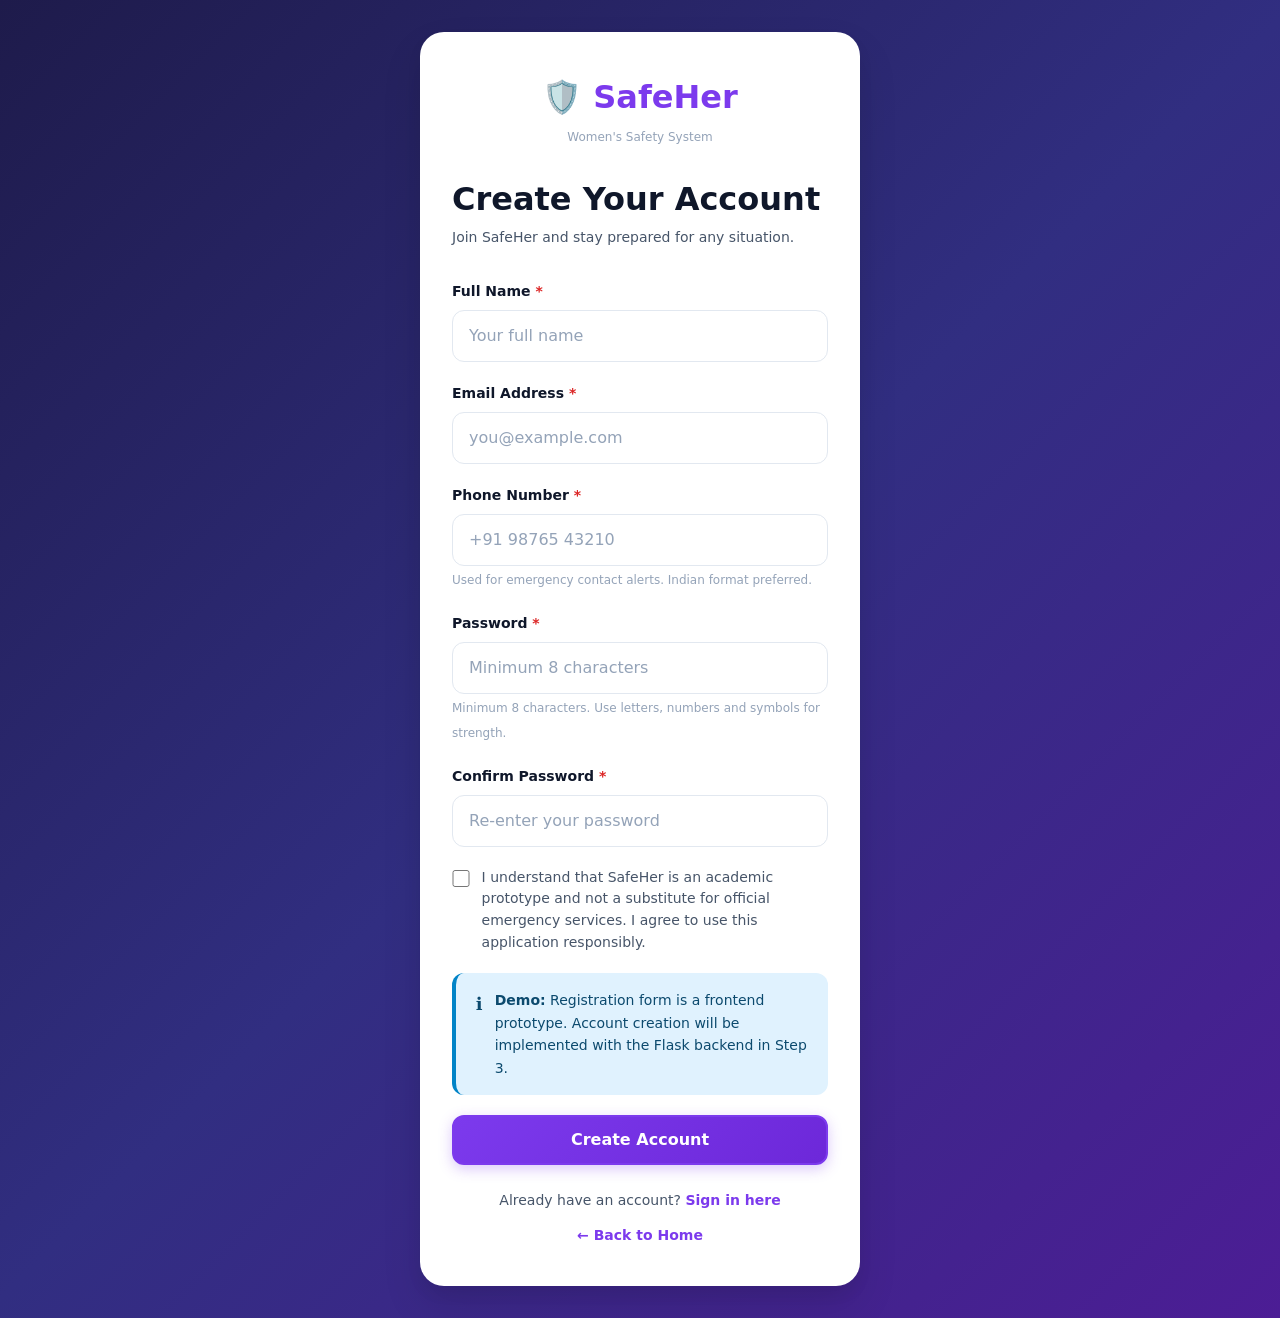
<file: register.html>
<!DOCTYPE html>
<html lang="en">
<head>
  <meta charset="UTF-8" />
  <meta name="viewport" content="width=device-width, initial-scale=1.0" />
  <meta name="description" content="Create your free SafeHer account to access emergency tools and safety features designed for women." />
  <title>Register – SafeHer</title>
  <link rel="stylesheet" href="css/style.css" />
  <link rel="stylesheet" href="css/responsive.css" />
  <link rel="stylesheet" href="css/animations.css" />
</head>
<body>

  <a class="skip-link" href="#main-content">Skip to main content</a>

  <main class="auth-page" id="main-content">
    <div class="auth-card anim-enter" role="main">

      <!-- Logo -->
      <div class="auth-card__logo">
        <a href="index.html" aria-label="SafeHer home">
          <span class="auth-card__logo-text">🛡️ SafeHer</span>
        </a>
        <span class="auth-card__logo-sub">Women's Safety System</span>
      </div>

      <!-- Heading -->
      <h1 class="auth-card__title">Create Your Account</h1>
      <p class="auth-card__subtitle">Join SafeHer and stay prepared for any situation.</p>

      <!-- Registration Form -->
      <form id="register-form" method="post" action="#" novalidate aria-label="Registration form">

        <!-- Full Name -->
        <div class="form-group">
          <label class="form-label form-label--required" for="reg-name">
            Full Name
          </label>
          <input
            class="form-input"
            type="text"
            id="reg-name"
            name="full_name"
            autocomplete="name"
            placeholder="Your full name"
            required
            aria-required="true"
            aria-describedby="name-error"
          />
          <span class="form-error" id="name-error" role="alert"></span>
        </div>

        <!-- Email -->
        <div class="form-group">
          <label class="form-label form-label--required" for="reg-email">
            Email Address
          </label>
          <input
            class="form-input"
            type="email"
            id="reg-email"
            name="email"
            autocomplete="email"
            placeholder="you@example.com"
            required
            aria-required="true"
            aria-describedby="reg-email-error"
          />
          <span class="form-error" id="reg-email-error" role="alert"></span>
        </div>

        <!-- Phone -->
        <div class="form-group">
          <label class="form-label form-label--required" for="reg-phone">
            Phone Number
          </label>
          <input
            class="form-input"
            type="tel"
            id="reg-phone"
            name="phone"
            autocomplete="tel"
            placeholder="+91 98765 43210"
            required
            aria-required="true"
            aria-describedby="phone-error phone-hint"
          />
          <span class="form-hint" id="phone-hint">
            Used for emergency contact alerts. Indian format preferred.
          </span>
          <span class="form-error" id="phone-error" role="alert"></span>
        </div>

        <!-- Password -->
        <div class="form-group">
          <label class="form-label form-label--required" for="reg-password">
            Password
          </label>
          <input
            class="form-input"
            type="password"
            id="reg-password"
            name="password"
            autocomplete="new-password"
            placeholder="Minimum 8 characters"
            required
            aria-required="true"
            minlength="8"
            aria-describedby="reg-password-error reg-password-hint"
          />
          <span class="form-hint" id="reg-password-hint">
            Minimum 8 characters. Use letters, numbers and symbols for strength.
          </span>
          <span class="form-error" id="reg-password-error" role="alert"></span>
        </div>

        <!-- Confirm Password -->
        <div class="form-group">
          <label class="form-label form-label--required" for="reg-confirm-password">
            Confirm Password
          </label>
          <input
            class="form-input"
            type="password"
            id="reg-confirm-password"
            name="confirm_password"
            autocomplete="new-password"
            placeholder="Re-enter your password"
            required
            aria-required="true"
            aria-describedby="confirm-error"
          />
          <span class="form-error" id="confirm-error" role="alert"></span>
        </div>

        <!-- Terms and Conditions -->
        <div class="form-group">
          <div class="form-checkbox-group">
            <input
              class="form-checkbox"
              type="checkbox"
              id="reg-terms"
              name="terms"
              required
              aria-required="true"
              aria-describedby="terms-error"
            />
            <label class="form-checkbox-label" for="reg-terms">
              I understand that SafeHer is an academic prototype and not a substitute
              for official emergency services. I agree to use this application responsibly.
            </label>
          </div>
          <span class="form-error" id="terms-error" role="alert"></span>
        </div>

        <!-- Prototype notice -->
        <div class="alert alert--info" role="note" style="margin-bottom: var(--space-5);" aria-live="polite">
          <span class="alert__icon" aria-hidden="true">ℹ️</span>
          <span>
            <strong>Demo:</strong> Registration form is a frontend prototype.
            Account creation will be implemented with the Flask backend in Step 3.
          </span>
        </div>

        <!-- Submit -->
        <button class="btn btn--primary btn--block" type="submit" id="register-submit-btn">
          Create Account
        </button>

      </form>

      <!-- Login link -->
      <div class="auth-card__footer" style="margin-top: var(--space-6);">
        Already have an account?
        <a href="login.html">Sign in here</a>
      </div>

      <div class="auth-card__footer" style="margin-top: var(--space-3);">
        <a href="index.html" aria-label="Back to SafeHer home page">← Back to Home</a>
      </div>

    </div>
  </main>

  <script src="js/validation.js" defer></script>
  <script src="js/auth.js" defer></script>
  <script src="js/main.js" defer></script>
  <script src="js/animations.js" defer></script>

</body>
</html>
</file>
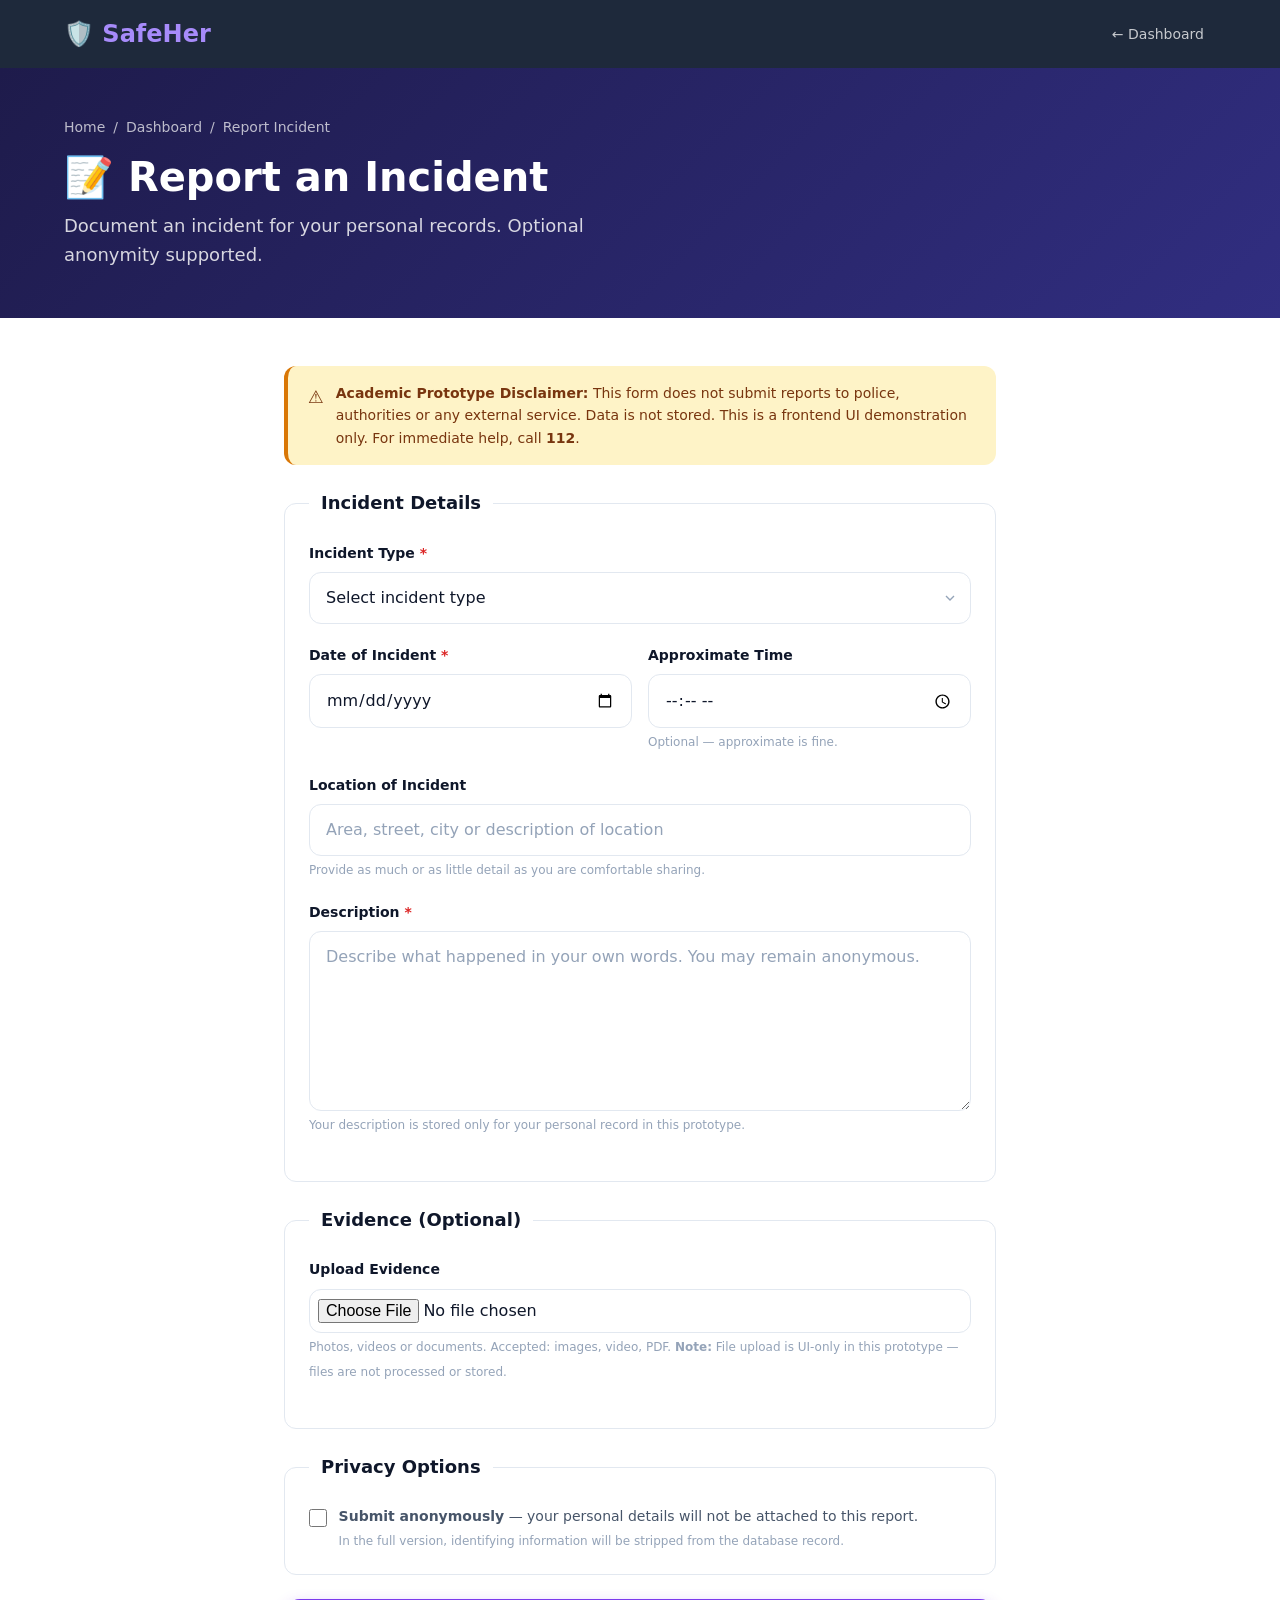
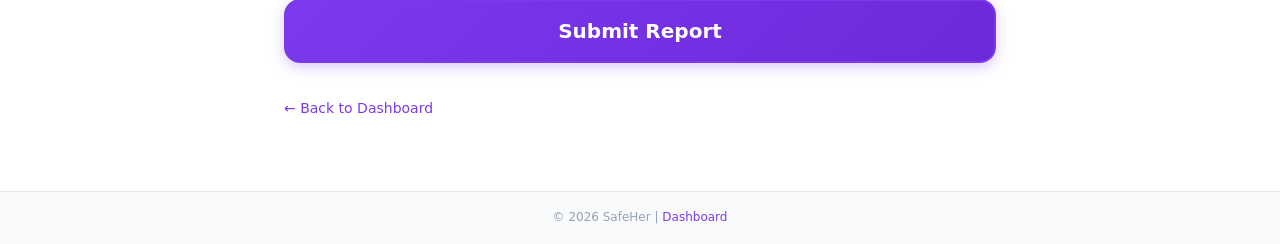
<file: report.html>
<!DOCTYPE html>
<html lang="en">
<head>
  <meta charset="UTF-8" />
  <meta name="viewport" content="width=device-width, initial-scale=1.0" />
  <meta name="description" content="SafeHer Incident Report – Securely document incidents with optional anonymity. Academic prototype." />
  <title>Report Incident – SafeHer</title>
  <link rel="stylesheet" href="css/style.css" />
  <link rel="stylesheet" href="css/responsive.css" />
  <link rel="stylesheet" href="css/animations.css" />
</head>
<body>

  <a class="skip-link" href="#main-content">Skip to main content</a>

  <header class="dashboard-header" role="banner">
    <div class="container">
      <a class="dashboard-logo" href="index.html" aria-label="SafeHer home">🛡️ SafeHer</a>
      <nav aria-label="Page navigation">
        <ul class="dashboard-nav__list" style="display: flex;" role="list">
          <li><a class="dashboard-nav__link" href="dashboard.html">← Dashboard</a></li>
        </ul>
      </nav>
    </div>
  </header>

  <main id="main-content">

    <div class="page-header">
      <div class="container">
        <nav class="page-header__breadcrumb" aria-label="Breadcrumb">
          <a href="index.html">Home</a>
          <span aria-hidden="true">/</span>
          <a href="dashboard.html">Dashboard</a>
          <span aria-hidden="true">/</span>
          <span aria-current="page">Report Incident</span>
        </nav>
        <h1 class="page-header__title">📝 Report an Incident</h1>
        <p class="page-header__subtitle">
          Document an incident for your personal records. Optional anonymity supported.
        </p>
      </div>
    </div>

    <section class="section--sm" aria-labelledby="report-heading">
      <div class="container" style="max-width: 760px;">

        <h2 id="report-heading" class="visually-hidden">Incident report form</h2>

        <!-- Prototype Disclaimer -->
        <div class="alert alert--warning" role="note" style="margin-bottom: var(--space-6);">
          <span class="alert__icon" aria-hidden="true">⚠️</span>
          <div>
            <strong>Academic Prototype Disclaimer:</strong> This form does not submit reports to
            police, authorities or any external service. Data is not stored. This is a
            frontend UI demonstration only. For immediate help, call <strong>112</strong>.
          </div>
        </div>

        <!-- Status message area -->
        <div id="report-submit-status" role="status" aria-live="polite" style="margin-bottom: var(--space-5);"></div>

        <form
          id="report-form"
          method="post"
          action="#"
          novalidate
          aria-label="Incident report form"
          enctype="multipart/form-data"
        >

          <!-- Incident Details Fieldset -->
          <fieldset style="border: 1.5px solid var(--color-border); border-radius: var(--radius-lg); padding: var(--space-6); margin-bottom: var(--space-6);">
            <legend style="font-weight: var(--font-weight-bold); padding: 0 var(--space-3); font-size: var(--font-size-md);">
              Incident Details
            </legend>

            <!-- Incident Type -->
            <div class="form-group">
              <label class="form-label form-label--required" for="incident-type">Incident Type</label>
              <select
                class="form-select"
                id="incident-type"
                name="incident_type"
                required
                aria-required="true"
                aria-describedby="type-error"
              >
                <option value="" disabled selected>Select incident type</option>
                <option value="harassment">Harassment</option>
                <option value="stalking">Stalking</option>
                <option value="assault">Assault</option>
                <option value="domestic_violence">Domestic Violence</option>
                <option value="cyber_harassment">Cyber Harassment</option>
                <option value="eve_teasing">Eve Teasing</option>
                <option value="other">Other</option>
              </select>
              <span class="form-error" id="type-error" role="alert"></span>
            </div>

            <!-- Date and Time -->
            <div class="grid grid--2" style="gap: var(--space-4);">
              <div class="form-group">
                <label class="form-label form-label--required" for="incident-date">Date of Incident</label>
                <input
                  class="form-input"
                  type="date"
                  id="incident-date"
                  name="incident_date"
                  required
                  aria-required="true"
                />
              </div>

              <div class="form-group">
                <label class="form-label" for="incident-time">Approximate Time</label>
                <input
                  class="form-input"
                  type="time"
                  id="incident-time"
                  name="incident_time"
                  aria-describedby="time-hint"
                />
                <span class="form-hint" id="time-hint">Optional — approximate is fine.</span>
              </div>
            </div>

            <!-- Location of Incident -->
            <div class="form-group">
              <label class="form-label" for="incident-location">Location of Incident</label>
              <input
                class="form-input"
                type="text"
                id="incident-location"
                name="incident_location"
                placeholder="Area, street, city or description of location"
                aria-describedby="location-hint"
              />
              <span class="form-hint" id="location-hint">
                Provide as much or as little detail as you are comfortable sharing.
              </span>
            </div>

            <!-- Description -->
            <div class="form-group">
              <label class="form-label form-label--required" for="incident-description">Description</label>
              <textarea
                class="form-textarea"
                id="incident-description"
                name="description"
                rows="6"
                placeholder="Describe what happened in your own words. You may remain anonymous."
                required
                aria-required="true"
                aria-describedby="description-hint description-error"
                style="min-height: 150px;"
              ></textarea>
              <span class="form-hint" id="description-hint">
                Your description is stored only for your personal record in this prototype.
              </span>
              <span class="form-error" id="description-error" role="alert"></span>
            </div>

          </fieldset>

          <!-- Evidence Fieldset -->
          <fieldset style="border: 1.5px solid var(--color-border); border-radius: var(--radius-lg); padding: var(--space-6); margin-bottom: var(--space-6);">
            <legend style="font-weight: var(--font-weight-bold); padding: 0 var(--space-3); font-size: var(--font-size-md);">
              Evidence (Optional)
            </legend>

            <div class="form-group">
              <label class="form-label" for="incident-evidence">Upload Evidence</label>
              <input
                class="form-input"
                type="file"
                id="incident-evidence"
                name="evidence"
                accept="image/*,video/*,.pdf"
                aria-describedby="evidence-hint"
                style="padding: var(--space-2);"
              />
              <span class="form-hint" id="evidence-hint">
                Photos, videos or documents. Accepted: images, video, PDF.
                <strong>Note:</strong> File upload is UI-only in this prototype — files are not processed or stored.
              </span>
            </div>
          </fieldset>

          <!-- Privacy Options -->
          <fieldset style="border: 1.5px solid var(--color-border); border-radius: var(--radius-lg); padding: var(--space-6); margin-bottom: var(--space-6);">
            <legend style="font-weight: var(--font-weight-bold); padding: 0 var(--space-3); font-size: var(--font-size-md);">
              Privacy Options
            </legend>

            <div class="form-checkbox-group">
              <input
                class="form-checkbox"
                type="checkbox"
                id="report-anonymous"
                name="anonymous"
                aria-describedby="anonymous-desc"
              />
              <label class="form-checkbox-label" for="report-anonymous">
                <strong>Submit anonymously</strong> — your personal details will not be attached to this report.
                <span id="anonymous-desc" style="display: block; margin-top: var(--space-1); color: var(--color-text-muted); font-size: var(--font-size-xs);">
                  In the full version, identifying information will be stripped from the database record.
                </span>
              </label>
            </div>
          </fieldset>

          <!-- Submit -->
          <button class="btn btn--primary btn--lg btn--block" type="submit" id="report-submit-btn">
            Submit Report
          </button>

        </form>

        <div style="margin-top: var(--space-8);">
          <a class="back-link" href="dashboard.html" aria-label="Return to dashboard">
            ← Back to Dashboard
          </a>
        </div>

      </div>
    </section>

  </main>

  <footer style="background: var(--color-bg-secondary); border-top: 1px solid var(--color-border); padding: var(--space-4) 0; text-align: center;" role="contentinfo">
    <div class="container">
      <p class="text-muted" style="font-size: var(--font-size-xs);">
        &copy; <span id="current-year">2024</span> SafeHer |
        <a href="dashboard.html" style="color: var(--color-primary);">Dashboard</a>
      </p>
    </div>
  </footer>

  <script src="js/main.js" defer></script>
  <script src="js/animations.js" defer></script>
  <script src="js/report.js" defer></script>

</body>
</html>
</file>
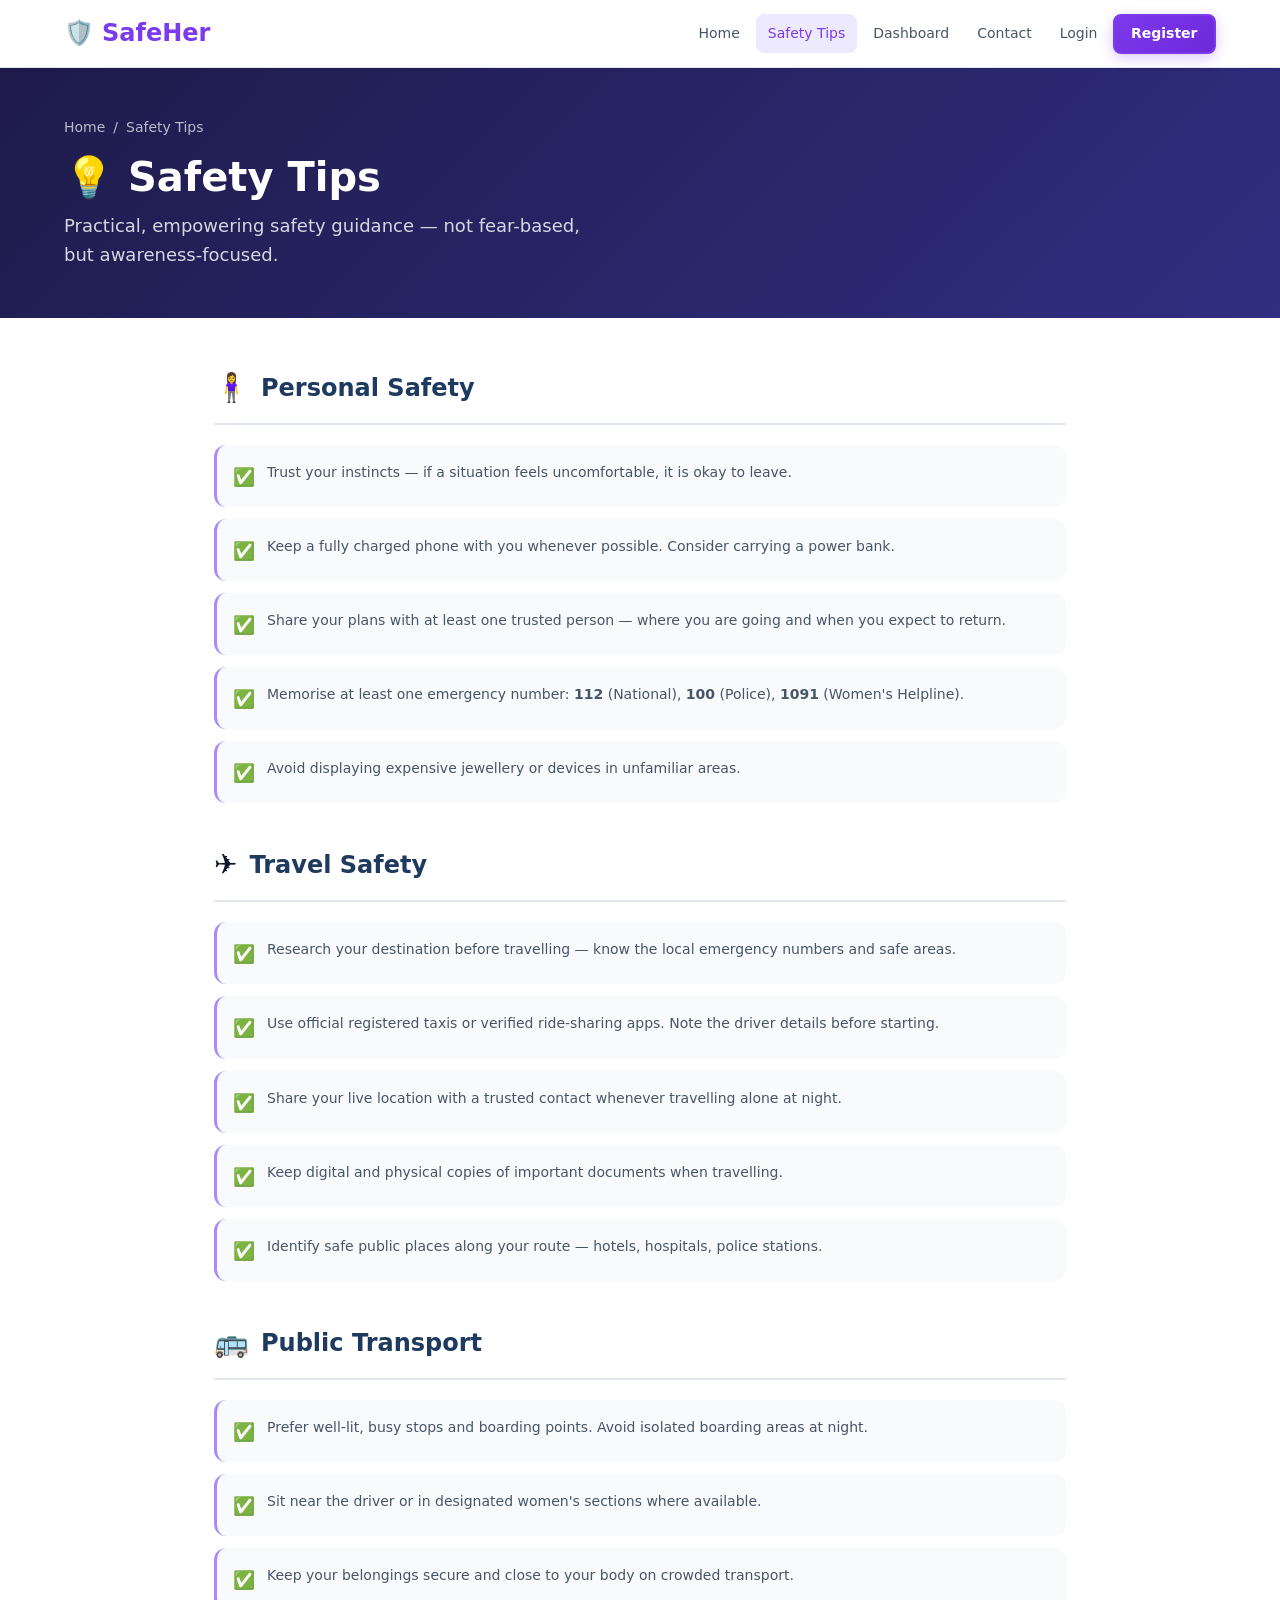
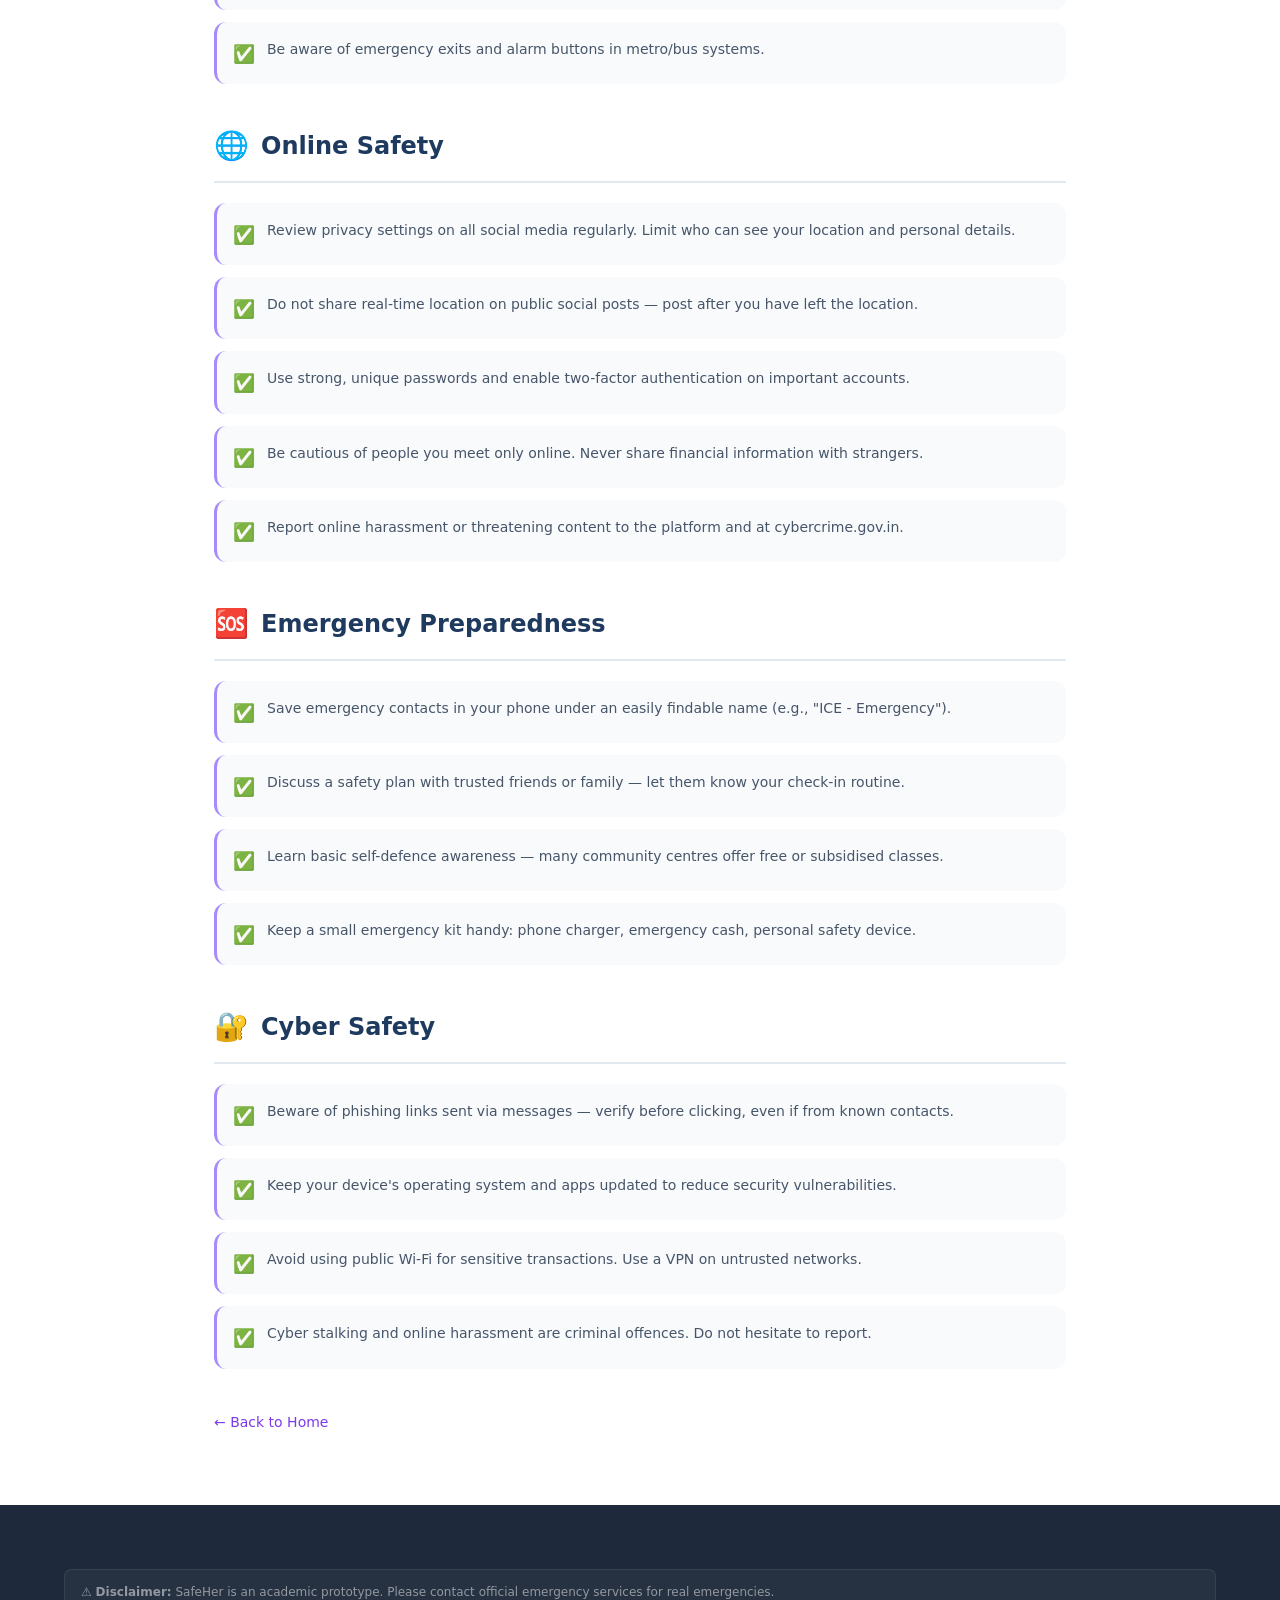
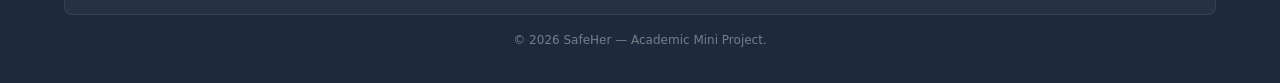
<file: safety-tips.html>
<!DOCTYPE html>
<html lang="en">
<head>
  <meta charset="UTF-8" />
  <meta name="viewport" content="width=device-width, initial-scale=1.0" />
  <meta name="description" content="SafeHer Safety Tips – Practical personal safety guidance for women covering travel, public transport, online safety and emergency preparedness." />
  <title>Safety Tips – SafeHer</title>
  <link rel="stylesheet" href="css/style.css" />
  <link rel="stylesheet" href="css/responsive.css" />
  <link rel="stylesheet" href="css/animations.css" />
</head>
<body>

  <a class="skip-link" href="#main-content">Skip to main content</a>

  <!-- Navigation -->
  <header class="site-header" role="banner">
    <div class="container">
      <a href="index.html" class="site-logo" aria-label="SafeHer home">
        <span class="logo-icon" aria-hidden="true">🛡️</span>
        <span>SafeHer</span>
      </a>

      <button
        class="nav-toggle"
        id="nav-toggle"
        aria-label="Toggle navigation"
        aria-expanded="false"
        aria-controls="main-nav-list"
        type="button"
      >
        <span class="nav-toggle__bar" aria-hidden="true"></span>
        <span class="nav-toggle__bar" aria-hidden="true"></span>
        <span class="nav-toggle__bar" aria-hidden="true"></span>
      </button>

      <nav class="main-nav" aria-label="Main navigation">
        <ul class="main-nav__list" id="main-nav-list" role="list">
          <li><a class="main-nav__link" href="index.html">Home</a></li>
          <li><a class="main-nav__link active" href="safety-tips.html" aria-current="page">Safety Tips</a></li>
          <li><a class="main-nav__link" href="dashboard.html">Dashboard</a></li>
          <li><a class="main-nav__link" href="contact.html">Contact</a></li>
          <li><a class="main-nav__link" href="login.html">Login</a></li>
          <li><a class="btn btn--primary btn--sm" href="register.html">Register</a></li>
        </ul>
      </nav>
    </div>
  </header>

  <main id="main-content">

    <div class="page-header">
      <div class="container">
        <nav class="page-header__breadcrumb" aria-label="Breadcrumb">
          <a href="index.html">Home</a>
          <span aria-hidden="true">/</span>
          <span aria-current="page">Safety Tips</span>
        </nav>
        <h1 class="page-header__title">💡 Safety Tips</h1>
        <p class="page-header__subtitle">
          Practical, empowering safety guidance — not fear-based, but awareness-focused.
        </p>
      </div>
    </div>

    <section class="section--sm" aria-labelledby="tips-main-heading">
      <div class="container" style="max-width: 900px;">
        <h2 id="tips-main-heading" class="visually-hidden">Safety tip categories</h2>

        <!-- Personal Safety -->
        <div class="tip-category" aria-labelledby="personal-safety-heading">
          <div class="tip-category__header">
            <span class="tip-category__icon" aria-hidden="true">🧍‍♀️</span>
            <h2 class="tip-category__title" id="personal-safety-heading">Personal Safety</h2>
          </div>
          <ul class="tip-list" role="list">
            <li class="tip-item" role="listitem">
              <span class="tip-item__icon" aria-hidden="true">✅</span>
              <p class="tip-item__text">Trust your instincts — if a situation feels uncomfortable, it is okay to leave.</p>
            </li>
            <li class="tip-item" role="listitem">
              <span class="tip-item__icon" aria-hidden="true">✅</span>
              <p class="tip-item__text">Keep a fully charged phone with you whenever possible. Consider carrying a power bank.</p>
            </li>
            <li class="tip-item" role="listitem">
              <span class="tip-item__icon" aria-hidden="true">✅</span>
              <p class="tip-item__text">Share your plans with at least one trusted person — where you are going and when you expect to return.</p>
            </li>
            <li class="tip-item" role="listitem">
              <span class="tip-item__icon" aria-hidden="true">✅</span>
              <p class="tip-item__text">Memorise at least one emergency number: <strong>112</strong> (National), <strong>100</strong> (Police), <strong>1091</strong> (Women's Helpline).</p>
            </li>
            <li class="tip-item" role="listitem">
              <span class="tip-item__icon" aria-hidden="true">✅</span>
              <p class="tip-item__text">Avoid displaying expensive jewellery or devices in unfamiliar areas.</p>
            </li>
          </ul>
        </div>

        <!-- Travel Safety -->
        <div class="tip-category" aria-labelledby="travel-safety-heading">
          <div class="tip-category__header">
            <span class="tip-category__icon" aria-hidden="true">✈️</span>
            <h2 class="tip-category__title" id="travel-safety-heading">Travel Safety</h2>
          </div>
          <ul class="tip-list" role="list">
            <li class="tip-item" role="listitem">
              <span class="tip-item__icon" aria-hidden="true">✅</span>
              <p class="tip-item__text">Research your destination before travelling — know the local emergency numbers and safe areas.</p>
            </li>
            <li class="tip-item" role="listitem">
              <span class="tip-item__icon" aria-hidden="true">✅</span>
              <p class="tip-item__text">Use official registered taxis or verified ride-sharing apps. Note the driver details before starting.</p>
            </li>
            <li class="tip-item" role="listitem">
              <span class="tip-item__icon" aria-hidden="true">✅</span>
              <p class="tip-item__text">Share your live location with a trusted contact whenever travelling alone at night.</p>
            </li>
            <li class="tip-item" role="listitem">
              <span class="tip-item__icon" aria-hidden="true">✅</span>
              <p class="tip-item__text">Keep digital and physical copies of important documents when travelling.</p>
            </li>
            <li class="tip-item" role="listitem">
              <span class="tip-item__icon" aria-hidden="true">✅</span>
              <p class="tip-item__text">Identify safe public places along your route — hotels, hospitals, police stations.</p>
            </li>
          </ul>
        </div>

        <!-- Public Transport -->
        <div class="tip-category" aria-labelledby="transport-safety-heading">
          <div class="tip-category__header">
            <span class="tip-category__icon" aria-hidden="true">🚌</span>
            <h2 class="tip-category__title" id="transport-safety-heading">Public Transport</h2>
          </div>
          <ul class="tip-list" role="list">
            <li class="tip-item" role="listitem">
              <span class="tip-item__icon" aria-hidden="true">✅</span>
              <p class="tip-item__text">Prefer well-lit, busy stops and boarding points. Avoid isolated boarding areas at night.</p>
            </li>
            <li class="tip-item" role="listitem">
              <span class="tip-item__icon" aria-hidden="true">✅</span>
              <p class="tip-item__text">Sit near the driver or in designated women's sections where available.</p>
            </li>
            <li class="tip-item" role="listitem">
              <span class="tip-item__icon" aria-hidden="true">✅</span>
              <p class="tip-item__text">Keep your belongings secure and close to your body on crowded transport.</p>
            </li>
            <li class="tip-item" role="listitem">
              <span class="tip-item__icon" aria-hidden="true">✅</span>
              <p class="tip-item__text">Be aware of emergency exits and alarm buttons in metro/bus systems.</p>
            </li>
          </ul>
        </div>

        <!-- Online Safety -->
        <div class="tip-category" aria-labelledby="online-safety-heading">
          <div class="tip-category__header">
            <span class="tip-category__icon" aria-hidden="true">🌐</span>
            <h2 class="tip-category__title" id="online-safety-heading">Online Safety</h2>
          </div>
          <ul class="tip-list" role="list">
            <li class="tip-item" role="listitem">
              <span class="tip-item__icon" aria-hidden="true">✅</span>
              <p class="tip-item__text">Review privacy settings on all social media regularly. Limit who can see your location and personal details.</p>
            </li>
            <li class="tip-item" role="listitem">
              <span class="tip-item__icon" aria-hidden="true">✅</span>
              <p class="tip-item__text">Do not share real-time location on public social posts — post after you have left the location.</p>
            </li>
            <li class="tip-item" role="listitem">
              <span class="tip-item__icon" aria-hidden="true">✅</span>
              <p class="tip-item__text">Use strong, unique passwords and enable two-factor authentication on important accounts.</p>
            </li>
            <li class="tip-item" role="listitem">
              <span class="tip-item__icon" aria-hidden="true">✅</span>
              <p class="tip-item__text">Be cautious of people you meet only online. Never share financial information with strangers.</p>
            </li>
            <li class="tip-item" role="listitem">
              <span class="tip-item__icon" aria-hidden="true">✅</span>
              <p class="tip-item__text">Report online harassment or threatening content to the platform and at cybercrime.gov.in.</p>
            </li>
          </ul>
        </div>

        <!-- Emergency Preparedness -->
        <div class="tip-category" aria-labelledby="emergency-prep-heading">
          <div class="tip-category__header">
            <span class="tip-category__icon" aria-hidden="true">🆘</span>
            <h2 class="tip-category__title" id="emergency-prep-heading">Emergency Preparedness</h2>
          </div>
          <ul class="tip-list" role="list">
            <li class="tip-item" role="listitem">
              <span class="tip-item__icon" aria-hidden="true">✅</span>
              <p class="tip-item__text">Save emergency contacts in your phone under an easily findable name (e.g., "ICE - Emergency").</p>
            </li>
            <li class="tip-item" role="listitem">
              <span class="tip-item__icon" aria-hidden="true">✅</span>
              <p class="tip-item__text">Discuss a safety plan with trusted friends or family — let them know your check-in routine.</p>
            </li>
            <li class="tip-item" role="listitem">
              <span class="tip-item__icon" aria-hidden="true">✅</span>
              <p class="tip-item__text">Learn basic self-defence awareness — many community centres offer free or subsidised classes.</p>
            </li>
            <li class="tip-item" role="listitem">
              <span class="tip-item__icon" aria-hidden="true">✅</span>
              <p class="tip-item__text">Keep a small emergency kit handy: phone charger, emergency cash, personal safety device.</p>
            </li>
          </ul>
        </div>

        <!-- Cyber Safety -->
        <div class="tip-category" aria-labelledby="cyber-safety-heading">
          <div class="tip-category__header">
            <span class="tip-category__icon" aria-hidden="true">🔐</span>
            <h2 class="tip-category__title" id="cyber-safety-heading">Cyber Safety</h2>
          </div>
          <ul class="tip-list" role="list">
            <li class="tip-item" role="listitem">
              <span class="tip-item__icon" aria-hidden="true">✅</span>
              <p class="tip-item__text">Beware of phishing links sent via messages — verify before clicking, even if from known contacts.</p>
            </li>
            <li class="tip-item" role="listitem">
              <span class="tip-item__icon" aria-hidden="true">✅</span>
              <p class="tip-item__text">Keep your device's operating system and apps updated to reduce security vulnerabilities.</p>
            </li>
            <li class="tip-item" role="listitem">
              <span class="tip-item__icon" aria-hidden="true">✅</span>
              <p class="tip-item__text">Avoid using public Wi-Fi for sensitive transactions. Use a VPN on untrusted networks.</p>
            </li>
            <li class="tip-item" role="listitem">
              <span class="tip-item__icon" aria-hidden="true">✅</span>
              <p class="tip-item__text">Cyber stalking and online harassment are criminal offences. Do not hesitate to report.</p>
            </li>
          </ul>
        </div>

        <div style="margin-top: var(--space-8);">
          <a class="back-link" href="index.html" aria-label="Return to home page">
            ← Back to Home
          </a>
        </div>

      </div>
    </section>

  </main>

  <!-- Footer -->
  <footer class="site-footer" role="contentinfo">
    <div class="container">
      <div class="site-footer__bottom" style="padding-top: 0; border-top: none;">
        <p class="site-footer__disclaimer" role="note">
          ⚠️ <strong>Disclaimer:</strong> SafeHer is an academic prototype. Please contact official emergency services for real emergencies.
        </p>
        <p class="site-footer__copyright">
          &copy; <span id="current-year">2024</span> SafeHer — Academic Mini Project.
        </p>
      </div>
    </div>
  </footer>

  <script src="js/main.js" defer></script>
  <script src="js/animations.js" defer></script>

</body>
</html>
</file>
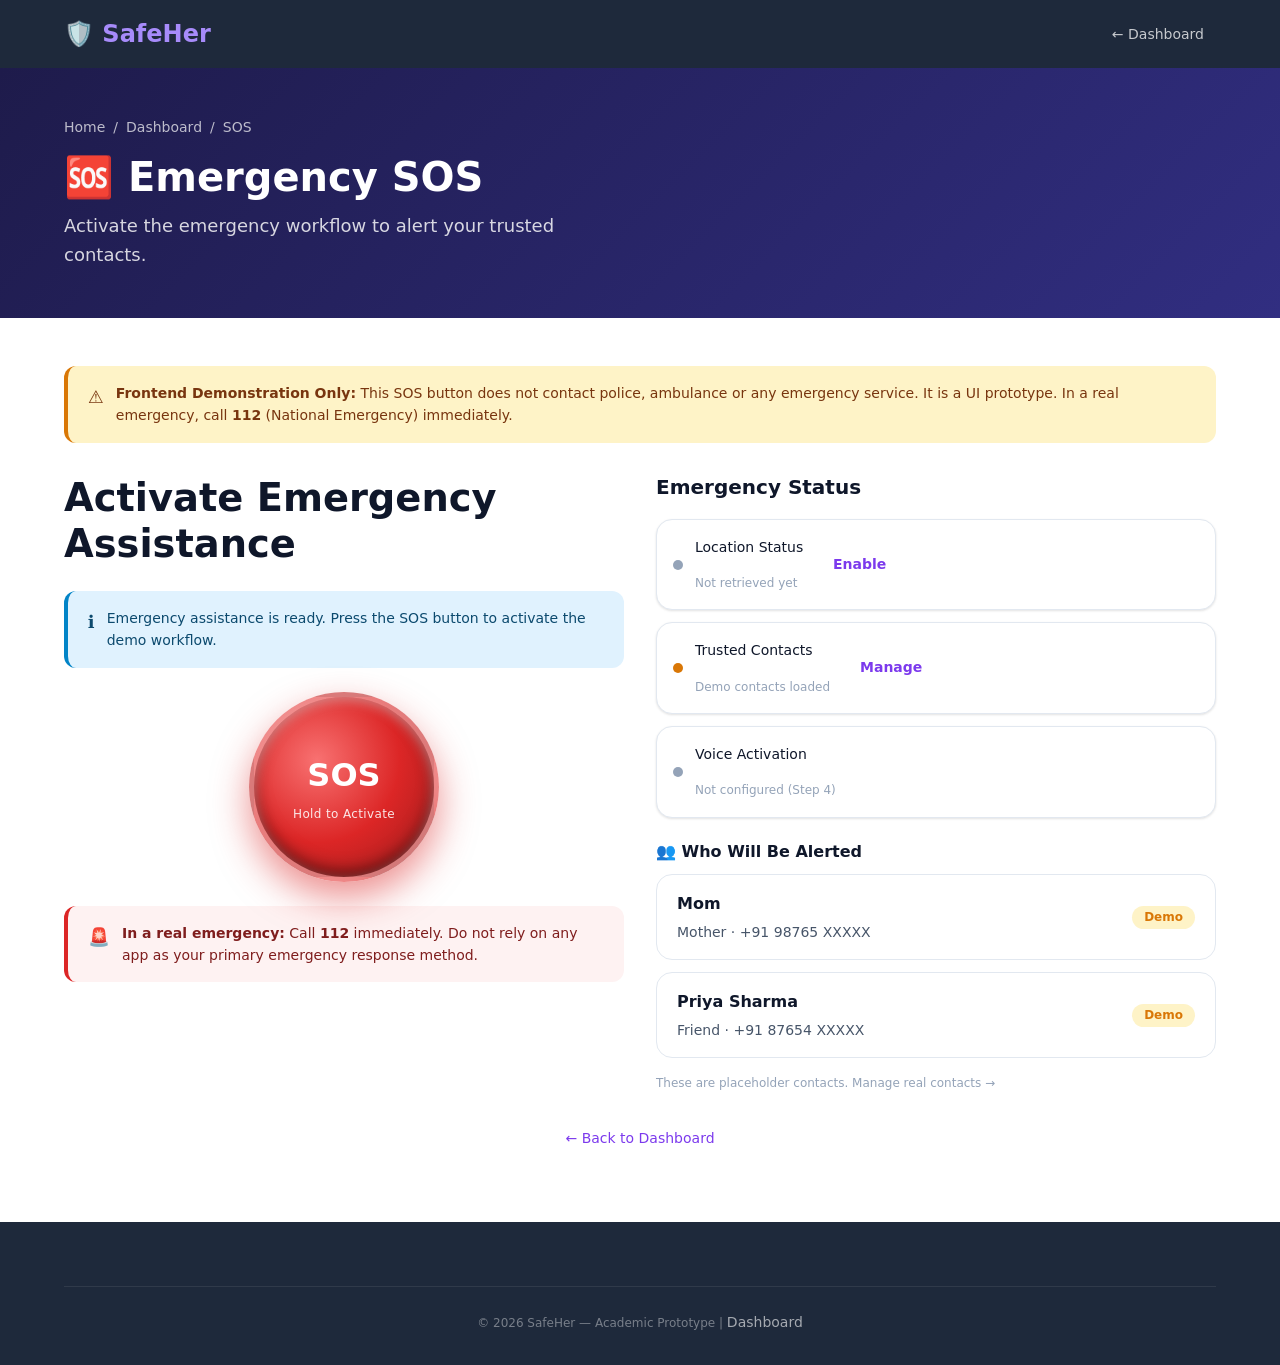
<file: sos.html>
<!DOCTYPE html>
<html lang="en">
<head>
  <meta charset="UTF-8" />
  <meta name="viewport" content="width=device-width, initial-scale=1.0" />
  <meta name="description" content="SafeHer SOS – Emergency assistance activation. Alert trusted contacts and prepare emergency workflow." />
  <title>SOS Emergency – SafeHer</title>
  <link rel="stylesheet" href="css/style.css" />
  <link rel="stylesheet" href="css/responsive.css" />
  <link rel="stylesheet" href="css/animations.css" />
</head>
<body>

  <a class="skip-link" href="#main-content">Skip to main content</a>

  <!-- Header -->
  <header class="dashboard-header" role="banner">
    <div class="container">
      <a class="dashboard-logo" href="index.html" aria-label="SafeHer home">
        🛡️ SafeHer
      </a>
      <nav aria-label="Page navigation">
        <ul class="dashboard-nav__list" style="display: flex;" role="list">
          <li><a class="dashboard-nav__link" href="dashboard.html">← Dashboard</a></li>
        </ul>
      </nav>
    </div>
  </header>

  <main id="main-content">

    <!-- Page Header -->
    <div class="page-header">
      <div class="container">
        <nav class="page-header__breadcrumb" aria-label="Breadcrumb">
          <a href="index.html">Home</a>
          <span aria-hidden="true">/</span>
          <a href="dashboard.html">Dashboard</a>
          <span aria-hidden="true">/</span>
          <span aria-current="page">SOS</span>
        </nav>
        <h1 class="page-header__title">🆘 Emergency SOS</h1>
        <p class="page-header__subtitle">
          Activate the emergency workflow to alert your trusted contacts.
        </p>
      </div>
    </div>

    <section class="section--sm anim-enter" aria-labelledby="sos-heading">
      <div class="container">

        <!-- Prototype Disclaimer — PROMINENTLY placed -->
        <div class="alert alert--warning" role="alert" aria-live="assertive" style="margin-bottom: var(--space-8);">
          <span class="alert__icon" aria-hidden="true">⚠️</span>
          <div>
            <strong>Frontend Demonstration Only:</strong> This SOS button does not contact police,
            ambulance or any emergency service. It is a UI prototype. In a real emergency, call
            <strong>112</strong> (National Emergency) immediately.
          </div>
        </div>

        <div class="two-col">

          <!-- SOS Activation -->
          <div>
            <h2 id="sos-heading" style="margin-bottom: var(--space-6);">Activate Emergency Assistance</h2>

            <!-- SOS Status Message -->
            <div id="sos-status" class="alert alert--info" role="status" aria-live="polite" style="margin-bottom: var(--space-6);">
              <span class="alert__icon" aria-hidden="true">ℹ️</span>
              <span>Emergency assistance is ready. Press the SOS button to activate the demo workflow.</span>
            </div>

            <!-- SOS Button -->
            <div class="sos-btn-wrap" style="margin-bottom: var(--space-6);">
              <button
                class="sos-btn"
                id="sos-button"
                type="button"
                aria-label="Activate SOS emergency workflow (demonstration only)"
              >
                <span aria-hidden="true">SOS</span>
                <span class="sos-btn__label">Hold to Activate</span>
              </button>
            </div>

            <!-- Cancel Button (hidden until SOS is activated) -->
            <div class="text-center">
              <button
                class="btn btn--secondary hidden"
                id="sos-cancel"
                type="button"
                aria-label="Cancel SOS emergency workflow"
              >
                ✕ Cancel SOS
              </button>
            </div>

            <!-- Emergency Instruction -->
            <div class="alert alert--danger" style="margin-top: var(--space-6);" role="note">
              <span class="alert__icon" aria-hidden="true">🚨</span>
              <div>
                <strong>In a real emergency:</strong> Call <strong>112</strong> immediately.
                Do not rely on any app as your primary emergency response method.
              </div>
            </div>
          </div>

          <!-- Status Panel -->
          <div>
            <h2 style="margin-bottom: var(--space-5); font-size: var(--font-size-lg);">Emergency Status</h2>

            <div style="display: flex; flex-direction: column; gap: var(--space-3);">

              <!-- Location -->
              <div class="status-indicator">
                <span class="status-dot status-dot--grey" aria-hidden="true"></span>
                <div>
                  <p class="status-indicator__label">Location Status</p>
                  <p style="font-size: var(--font-size-xs); color: var(--color-text-muted);">
                    Not retrieved yet
                  </p>
                </div>
                <a href="location.html" class="btn btn--ghost btn--sm" aria-label="Go to location page">
                  Enable
                </a>
              </div>

              <!-- Trusted Contacts -->
              <div class="status-indicator">
                <span class="status-dot status-dot--yellow" aria-hidden="true"></span>
                <div>
                  <p class="status-indicator__label">Trusted Contacts</p>
                  <p style="font-size: var(--font-size-xs); color: var(--color-text-muted);">
                    Demo contacts loaded
                  </p>
                </div>
                <a href="contacts.html" class="btn btn--ghost btn--sm" aria-label="Manage emergency contacts">
                  Manage
                </a>
              </div>

              <!-- Voice -->
              <div class="status-indicator">
                <span class="status-dot status-dot--grey" aria-hidden="true"></span>
                <div>
                  <p class="status-indicator__label">Voice Activation</p>
                  <p style="font-size: var(--font-size-xs); color: var(--color-text-muted);">
                    Not configured (Step 4)
                  </p>
                </div>
              </div>

            </div>

            <!-- Trusted contacts summary -->
            <div style="margin-top: var(--space-6);">
              <h3 style="font-size: var(--font-size-base); margin-bottom: var(--space-3);">
                👥 Who Will Be Alerted
              </h3>
              <div style="display: flex; flex-direction: column; gap: var(--space-3);">
                <div class="contact-card">
                  <div class="contact-card__info">
                    <p class="contact-card__name">Mom</p>
                    <p class="contact-card__detail">Mother · +91 98765 XXXXX</p>
                  </div>
                  <span class="badge badge--warning">Demo</span>
                </div>
                <div class="contact-card">
                  <div class="contact-card__info">
                    <p class="contact-card__name">Priya Sharma</p>
                    <p class="contact-card__detail">Friend · +91 87654 XXXXX</p>
                  </div>
                  <span class="badge badge--warning">Demo</span>
                </div>
              </div>
              <p class="text-muted mt-4" style="font-size: var(--font-size-xs);">
                These are placeholder contacts.
                <a href="contacts.html">Manage real contacts →</a>
              </p>
            </div>
          </div>

        </div>

        <div class="text-center" style="margin-top: var(--space-8);">
          <a class="back-link" href="dashboard.html" aria-label="Return to safety dashboard">
            ← Back to Dashboard
          </a>
        </div>

      </div>
    </section>

  </main>

  <footer class="site-footer" role="contentinfo">
    <div class="container">
      <div class="site-footer__bottom">
        <p class="site-footer__copyright">
          &copy; <span id="current-year">2024</span> SafeHer — Academic Prototype |
          <a class="site-footer__link" href="dashboard.html">Dashboard</a>
        </p>
      </div>
    </div>
  </footer>

  <script src="js/main.js" defer></script>
  <script src="js/sos.js" defer></script>
  <script src="js/animations.js" defer></script>

</body>
</html>
</file>
<file: css/style.css>
/* =====================================================
   SafeHer — Women's Safety & Emergency Assistance
   css/style.css — Complete Design System (Step 2)
   =====================================================
   Brand: Purple/Violet (calm, trustworthy, safe)
   Emergency: Red (meaningful, reserved for SOS only)
   ===================================================== */

/* ─── 1. CSS RESET & NORMALIZATION ─────────────────── */
*,
*::before,
*::after {
  box-sizing: border-box;
  margin: 0;
  padding: 0;
}

html {
  scroll-behavior: smooth;
  font-size: 100%;
  -webkit-text-size-adjust: 100%;
}

body {
  font-family: Inter, system-ui, -apple-system, BlinkMacSystemFont,
    'Segoe UI', 'Helvetica Neue', Arial, sans-serif;
  font-size: 1rem;
  line-height: 1.6;
  color: var(--color-text-primary);
  background-color: var(--color-bg-primary);
  min-height: 100vh;
}

img, picture, video, canvas, svg {
  display: block;
  max-width: 100%;
}

input, button, textarea, select {
  font: inherit;
}

p, h1, h2, h3, h4, h5, h6 {
  overflow-wrap: break-word;
}

ul, ol {
  list-style: none;
}

a {
  color: inherit;
  text-decoration: none;
}

button {
  cursor: pointer;
  border: none;
  background: none;
}

fieldset {
  border: none;
}

/* ─── 2. CSS CUSTOM PROPERTIES (Design Tokens) ─────── */
:root {
  /* --- Brand Colors — Purple/Violet (calm & trustworthy) --- */
  --color-primary:        #7c3aed;   /* Violet — main brand */
  --color-primary-dark:   #5b21b6;   /* Deeper violet for hover */
  --color-primary-light:  #a78bfa;   /* Lighter violet for accents */
  --color-primary-bg:     #ede9fe;   /* Very light violet tint */

  /* --- Emergency / SOS — Red (reserved, meaningful) --- */
  --color-sos:            #dc2626;   /* Emergency red */
  --color-sos-dark:       #b91c1c;   /* Darker red for hover */
  --color-sos-light:      #fca5a5;   /* Light red accent */
  --color-sos-bg:         #fef2f2;   /* Very light red tint */

  /* --- Secondary — Slate Blue (supportive) --- */
  --color-secondary:      #3b82f6;   /* Blue */
  --color-secondary-dark: #1e3a5f;   /* Deep navy */

  /* --- Status Colors --- */
  --color-success:        #16a34a;
  --color-success-light:  #dcfce7;
  --color-warning:        #d97706;
  --color-warning-light:  #fef3c7;
  --color-danger:         #dc2626;
  --color-danger-light:   #fef2f2;
  --color-info:           #0284c7;
  --color-info-light:     #e0f2fe;

  /* --- Neutral / Background --- */
  --color-bg-primary:     #ffffff;
  --color-bg-secondary:   #f8fafc;
  --color-bg-tertiary:    #f1f5f9;
  --color-bg-dark:        #1e293b;   /* Dashboard/header dark */

  /* --- Text --- */
  --color-text-primary:   #0f172a;
  --color-text-secondary: #475569;
  --color-text-muted:     #94a3b8;
  --color-text-inverse:   #ffffff;

  /* --- Border --- */
  --color-border:         #e2e8f0;
  --color-border-focus:   var(--color-primary);

  /* --- Typography --- */
  --font-family-base: Inter, system-ui, -apple-system, sans-serif;
  --font-size-xs:   0.75rem;    /* 12px */
  --font-size-sm:   0.875rem;   /* 14px */
  --font-size-base: 1rem;       /* 16px */
  --font-size-md:   1.125rem;   /* 18px */
  --font-size-lg:   1.25rem;    /* 20px */
  --font-size-xl:   1.5rem;     /* 24px */
  --font-size-2xl:  2rem;       /* 32px */
  --font-size-3xl:  2.5rem;     /* 40px */
  --font-size-4xl:  3rem;       /* 48px */

  --font-weight-normal:    400;
  --font-weight-medium:    500;
  --font-weight-semibold:  600;
  --font-weight-bold:      700;
  --font-weight-extrabold: 800;

  /* --- Spacing Scale --- */
  --space-1:  0.25rem;   /* 4px  */
  --space-2:  0.5rem;    /* 8px  */
  --space-3:  0.75rem;   /* 12px */
  --space-4:  1rem;      /* 16px */
  --space-5:  1.25rem;   /* 20px */
  --space-6:  1.5rem;    /* 24px */
  --space-8:  2rem;      /* 32px */
  --space-10: 2.5rem;    /* 40px */
  --space-12: 3rem;      /* 48px */
  --space-16: 4rem;      /* 64px */
  --space-20: 5rem;      /* 80px */
  --space-24: 6rem;      /* 96px */

  /* --- Border Radius --- */
  --radius-sm:   0.25rem;
  --radius-md:   0.5rem;
  --radius-lg:   0.75rem;
  --radius-xl:   1rem;
  --radius-2xl:  1.5rem;
  --radius-full: 9999px;

  /* --- Shadows --- */
  --shadow-sm: 0 1px 3px rgba(0,0,0,0.07), 0 1px 2px rgba(0,0,0,0.05);
  --shadow-md: 0 4px 6px rgba(0,0,0,0.06), 0 2px 4px rgba(0,0,0,0.04);
  --shadow-lg: 0 10px 20px rgba(0,0,0,0.08), 0 4px 6px rgba(0,0,0,0.04);
  --shadow-xl: 0 20px 40px rgba(0,0,0,0.10), 0 8px 16px rgba(0,0,0,0.05);

  /* --- Transitions --- */
  --transition-fast: 150ms ease;
  --transition-base: 250ms ease;
  --transition-slow: 400ms ease;

  /* --- Layout --- */
  --container-max:     1200px;
  --container-padding: var(--space-6);
  --nav-height:        68px;

  /* --- Z-Index Scale --- */
  --z-dropdown: 100;
  --z-sticky:   200;
  --z-modal:    300;
  --z-overlay:  400;
  --z-toast:    500;
}

/* ─── 3. TYPOGRAPHY ─────────────────────────────────── */
h1 { font-size: clamp(1.75rem, 4vw, var(--font-size-4xl)); font-weight: var(--font-weight-extrabold); line-height: 1.15; }
h2 { font-size: clamp(1.5rem, 3vw, var(--font-size-3xl)); font-weight: var(--font-weight-bold); line-height: 1.2; }
h3 { font-size: clamp(1.25rem, 2.5vw, var(--font-size-2xl)); font-weight: var(--font-weight-bold); line-height: 1.3; }
h4 { font-size: var(--font-size-xl); font-weight: var(--font-weight-semibold); line-height: 1.4; }
h5 { font-size: var(--font-size-lg); font-weight: var(--font-weight-semibold); line-height: 1.4; }
h6 { font-size: var(--font-size-md); font-weight: var(--font-weight-medium); line-height: 1.4; }

p { margin-bottom: var(--space-4); }
p:last-child { margin-bottom: 0; }

/* ─── 4. LAYOUT UTILITIES ───────────────────────────── */
.container {
  width: 100%;
  max-width: var(--container-max);
  margin-left: auto;
  margin-right: auto;
  padding-left: var(--container-padding);
  padding-right: var(--container-padding);
}

.section {
  padding-top: var(--space-20);
  padding-bottom: var(--space-20);
}

.section--sm {
  padding-top: var(--space-12);
  padding-bottom: var(--space-12);
}

.section--lg {
  padding-top: var(--space-24);
  padding-bottom: var(--space-24);
}

/* ─── 5. ACCESSIBILITY UTILITIES ────────────────────── */
/* Screen-reader only — visually hidden but accessible */
.sr-only {
  position: absolute;
  width: 1px;
  height: 1px;
  padding: 0;
  margin: -1px;
  overflow: hidden;
  clip: rect(0, 0, 0, 0);
  white-space: nowrap;
  border: 0;
}

/* Legacy alias */
.visually-hidden {
  position: absolute;
  width: 1px;
  height: 1px;
  padding: 0;
  margin: -1px;
  overflow: hidden;
  clip: rect(0, 0, 0, 0);
  white-space: nowrap;
  border: 0;
}

/* Skip navigation link */
.skip-link {
  position: absolute;
  top: -100%;
  left: var(--space-4);
  z-index: 9999;
  background-color: var(--color-primary);
  color: var(--color-text-inverse);
  padding: var(--space-3) var(--space-6);
  border-radius: var(--radius-md);
  font-weight: var(--font-weight-semibold);
  text-decoration: none;
  transition: top var(--transition-fast);
}

.skip-link:focus {
  top: var(--space-4);
}

/* ─── 6. FOCUS STYLES ───────────────────────────────── */
:focus-visible {
  outline: 3px solid var(--color-primary);
  outline-offset: 3px;
}

/* ─── 7. BUTTON SYSTEM ──────────────────────────────── */
.btn {
  display: inline-flex;
  align-items: center;
  justify-content: center;
  gap: var(--space-2);
  padding: var(--space-3) var(--space-6);
  min-height: 44px; /* touch target */
  border-radius: var(--radius-lg);
  font-size: var(--font-size-base);
  font-weight: var(--font-weight-semibold);
  line-height: 1.4;
  text-align: center;
  white-space: nowrap;
  transition:
    background-color var(--transition-base),
    color var(--transition-base),
    border-color var(--transition-base),
    box-shadow var(--transition-base),
    transform var(--transition-fast);
  cursor: pointer;
  border: 2px solid transparent;
  text-decoration: none;
  vertical-align: middle;
}

.btn:hover { transform: translateY(-1px); }
.btn:active { transform: translateY(0); }
.btn:focus-visible {
  outline: 3px solid var(--color-primary-light);
  outline-offset: 2px;
}

/* Primary — Violet */
.btn--primary {
  background-color: var(--color-primary);
  color: var(--color-text-inverse);
  border-color: var(--color-primary);
}
.btn--primary:hover {
  background-color: var(--color-primary-dark);
  border-color: var(--color-primary-dark);
  color: var(--color-text-inverse);
}

/* Secondary — outlined navy */
.btn--secondary {
  background-color: transparent;
  color: var(--color-secondary-dark);
  border-color: var(--color-secondary-dark);
}
.btn--secondary:hover {
  background-color: var(--color-secondary-dark);
  color: var(--color-text-inverse);
}

/* Outline White — for use on dark backgrounds */
.btn--outline-white {
  background-color: transparent;
  color: var(--color-text-inverse);
  border-color: rgba(255,255,255,0.7);
}
.btn--outline-white:hover {
  background-color: rgba(255,255,255,0.15);
  border-color: var(--color-text-inverse);
}

/* Danger / SOS — Red, high contrast */
.btn--danger {
  background-color: var(--color-sos);
  color: var(--color-text-inverse);
  border-color: var(--color-sos);
}
.btn--danger:hover {
  background-color: var(--color-sos-dark);
  border-color: var(--color-sos-dark);
  color: var(--color-text-inverse);
}
.btn--danger:focus-visible {
  outline-color: var(--color-sos-light);
}

/* Ghost */
.btn--ghost {
  background-color: transparent;
  color: var(--color-primary);
  border-color: transparent;
}
.btn--ghost:hover {
  background-color: var(--color-primary-bg);
}

/* Sizes */
.btn--sm {
  padding: var(--space-2) var(--space-4);
  font-size: var(--font-size-sm);
  min-height: 36px;
  border-radius: var(--radius-md);
}
.btn--lg {
  padding: var(--space-4) var(--space-8);
  font-size: var(--font-size-lg);
  min-height: 52px;
  border-radius: var(--radius-xl);
}
.btn--xl {
  padding: var(--space-5) var(--space-10);
  font-size: var(--font-size-xl);
  min-height: 60px;
  border-radius: var(--radius-2xl);
  font-weight: var(--font-weight-extrabold);
  letter-spacing: 0.02em;
}
.btn--block {
  display: flex;
  width: 100%;
}

/* States */
.btn:disabled,
.btn[aria-disabled="true"] {
  opacity: 0.5;
  cursor: not-allowed;
  pointer-events: none;
  transform: none;
}

/* ─── 8. NAVIGATION — PUBLIC SITE ───────────────────── */
.site-header {
  position: sticky;
  top: 0;
  z-index: var(--z-sticky);
  background-color: var(--color-bg-primary);
  border-bottom: 1px solid var(--color-border);
  box-shadow: var(--shadow-sm);
  height: var(--nav-height);
}

.site-header .container {
  display: flex;
  align-items: center;
  justify-content: space-between;
  height: 100%;
}

/* Brand / Logo */
.site-logo {
  display: flex;
  align-items: center;
  gap: var(--space-2);
  font-size: var(--font-size-xl);
  font-weight: var(--font-weight-extrabold);
  color: var(--color-primary);
  text-decoration: none;
  flex-shrink: 0;
}

.site-logo .logo-icon {
  font-size: 1.5rem;
  line-height: 1;
}

.site-logo .logo-subtitle {
  font-size: var(--font-size-xs);
  font-weight: var(--font-weight-normal);
  color: var(--color-text-muted);
  display: block;
  line-height: 1;
  margin-top: 1px;
}

/* Nav links */
.main-nav {
  display: flex;
  align-items: center;
  gap: var(--space-4);
}

.main-nav__list {
  display: flex;
  align-items: center;
  gap: var(--space-1);
}

.main-nav__link {
  font-size: var(--font-size-sm);
  font-weight: var(--font-weight-medium);
  color: var(--color-text-secondary);
  padding: var(--space-2) var(--space-3);
  border-radius: var(--radius-md);
  transition: color var(--transition-base), background-color var(--transition-base);
  text-decoration: none;
  min-height: 36px;
  display: inline-flex;
  align-items: center;
}

.main-nav__link:hover,
.main-nav__link.active {
  color: var(--color-primary);
  background-color: var(--color-primary-bg);
}

.main-nav__link:focus-visible {
  outline: 2px solid var(--color-primary);
  outline-offset: 2px;
}

/* Hamburger Toggle */
.nav-toggle {
  display: none;
  flex-direction: column;
  gap: 5px;
  background: none;
  border: none;
  padding: var(--space-2);
  cursor: pointer;
  border-radius: var(--radius-md);
  min-width: 44px;
  min-height: 44px;
  align-items: center;
  justify-content: center;
}

.nav-toggle__bar {
  display: block;
  width: 22px;
  height: 2px;
  background-color: var(--color-text-primary);
  border-radius: 2px;
  transition: transform var(--transition-base), opacity var(--transition-base);
}

/* Hamburger open state — X shape */
.nav-toggle[aria-expanded="true"] .nav-toggle__bar:nth-child(1) {
  transform: translateY(7px) rotate(45deg);
}
.nav-toggle[aria-expanded="true"] .nav-toggle__bar:nth-child(2) {
  opacity: 0;
}
.nav-toggle[aria-expanded="true"] .nav-toggle__bar:nth-child(3) {
  transform: translateY(-7px) rotate(-45deg);
}

/* White bars variant for dashboard dark nav */
.nav-toggle--light .nav-toggle__bar {
  background-color: rgba(255,255,255,0.85);
}

/* ─── 9. NAVIGATION — DASHBOARD ─────────────────────── */
.dashboard-header {
  position: sticky;
  top: 0;
  z-index: var(--z-sticky);
  background-color: var(--color-bg-dark);
  color: var(--color-text-inverse);
  height: var(--nav-height);
}

.dashboard-header .container {
  display: flex;
  align-items: center;
  justify-content: space-between;
  height: 100%;
}

.dashboard-logo {
  font-size: var(--font-size-xl);
  font-weight: var(--font-weight-extrabold);
  color: var(--color-primary-light);
  text-decoration: none;
  display: flex;
  align-items: center;
  gap: var(--space-2);
  flex-shrink: 0;
}

.dashboard-nav__list {
  display: flex;
  align-items: center;
  gap: var(--space-2);
}

.dashboard-nav__link {
  font-size: var(--font-size-sm);
  font-weight: var(--font-weight-medium);
  color: rgba(255,255,255,0.75);
  padding: var(--space-2) var(--space-3);
  border-radius: var(--radius-md);
  transition: color var(--transition-base), background-color var(--transition-base);
  text-decoration: none;
  min-height: 36px;
  display: inline-flex;
  align-items: center;
}

.dashboard-nav__link:hover,
.dashboard-nav__link.active {
  color: var(--color-text-inverse);
  background-color: rgba(255,255,255,0.12);
}

/* ─── 10. HERO SECTION ──────────────────────────────── */
.hero {
  background: linear-gradient(135deg, #1e1b4b 0%, #312e81 45%, #4c1d95 100%);
  color: var(--color-text-inverse);
  padding: var(--space-24) 0;
  position: relative;
  overflow: hidden;
}

.hero::before {
  content: '';
  position: absolute;
  inset: 0;
  background:
    radial-gradient(circle at 20% 80%, rgba(167,139,250,0.15) 0%, transparent 50%),
    radial-gradient(circle at 80% 20%, rgba(124,58,237,0.1) 0%, transparent 50%);
  pointer-events: none;
}

.hero__layout {
  display: grid;
  grid-template-columns: 1fr 1fr;
  gap: var(--space-12);
  align-items: center;
  position: relative;
  z-index: 1;
}

.hero__content {
  position: relative;
  z-index: 1;
}

.hero__badge {
  display: inline-flex;
  align-items: center;
  gap: var(--space-2);
  background-color: rgba(167,139,250,0.15);
  border: 1px solid rgba(167,139,250,0.3);
  border-radius: var(--radius-full);
  padding: var(--space-1) var(--space-4);
  font-size: var(--font-size-sm);
  font-weight: var(--font-weight-medium);
  color: var(--color-primary-light);
  margin-bottom: var(--space-6);
}

.hero__title {
  font-size: clamp(2rem, 5vw, 3.5rem);
  font-weight: var(--font-weight-extrabold);
  line-height: 1.1;
  margin-bottom: var(--space-6);
  color: var(--color-text-inverse);
}

.hero__title .highlight {
  color: var(--color-primary-light);
}

.hero__description {
  font-size: var(--font-size-md);
  color: rgba(255,255,255,0.8);
  max-width: 500px;
  margin-bottom: var(--space-8);
  line-height: 1.7;
}

.hero__actions {
  display: flex;
  gap: var(--space-4);
  flex-wrap: wrap;
}

/* Hero visual — CSS illustration */
.hero__visual {
  display: flex;
  align-items: center;
  justify-content: center;
}

.hero-card-preview {
  background: rgba(255,255,255,0.07);
  border: 1px solid rgba(255,255,255,0.12);
  border-radius: var(--radius-2xl);
  padding: var(--space-8);
  backdrop-filter: blur(8px);
  width: 100%;
  max-width: 340px;
}

.hero-card-preview__title {
  font-size: var(--font-size-sm);
  font-weight: var(--font-weight-semibold);
  color: rgba(255,255,255,0.6);
  text-transform: uppercase;
  letter-spacing: 0.08em;
  margin-bottom: var(--space-6);
}

.hero-sos-circle {
  width: 100px;
  height: 100px;
  border-radius: var(--radius-full);
  background: linear-gradient(145deg, var(--color-sos), var(--color-sos-dark));
  display: flex;
  flex-direction: column;
  align-items: center;
  justify-content: center;
  margin: 0 auto var(--space-6);
  font-weight: var(--font-weight-extrabold);
  font-size: var(--font-size-lg);
  color: #fff;
  box-shadow: 0 0 0 8px rgba(220,38,38,0.2), 0 0 0 16px rgba(220,38,38,0.08);
}

.hero-mini-stats {
  display: grid;
  grid-template-columns: 1fr 1fr;
  gap: var(--space-3);
}

.hero-mini-stat {
  background: rgba(255,255,255,0.06);
  border-radius: var(--radius-lg);
  padding: var(--space-3);
  text-align: center;
}

.hero-mini-stat__icon {
  font-size: 1.4rem;
  margin-bottom: var(--space-1);
}

.hero-mini-stat__label {
  font-size: var(--font-size-xs);
  color: rgba(255,255,255,0.6);
}

/* Hero trust highlights */
.hero-highlights {
  display: grid;
  grid-template-columns: repeat(3, 1fr);
  gap: var(--space-4);
  margin-top: var(--space-10);
  position: relative;
  z-index: 1;
}

.hero-highlight {
  background: rgba(255,255,255,0.06);
  border: 1px solid rgba(255,255,255,0.1);
  border-radius: var(--radius-xl);
  padding: var(--space-5);
  text-align: center;
}

.hero-highlight__icon {
  font-size: 1.75rem;
  margin-bottom: var(--space-3);
}

.hero-highlight__title {
  font-size: var(--font-size-sm);
  font-weight: var(--font-weight-bold);
  color: rgba(255,255,255,0.9);
  margin-bottom: var(--space-1);
}

.hero-highlight__desc {
  font-size: var(--font-size-xs);
  color: rgba(255,255,255,0.55);
  line-height: 1.5;
}

/* ─── 11. CARD STYLES ───────────────────────────────── */
.card {
  background-color: var(--color-bg-primary);
  border: 1px solid var(--color-border);
  border-radius: var(--radius-xl);
  padding: var(--space-6);
  box-shadow: var(--shadow-sm);
  transition: box-shadow var(--transition-base), transform var(--transition-base),
              border-color var(--transition-base);
}

@media (hover: hover) {
  .card:hover {
    box-shadow: var(--shadow-lg);
    transform: translateY(-2px);
    border-color: var(--color-primary-light);
  }
}

.card__icon {
  font-size: 2.5rem;
  margin-bottom: var(--space-4);
  display: block;
  line-height: 1;
}

.card__title {
  font-size: var(--font-size-lg);
  font-weight: var(--font-weight-bold);
  margin-bottom: var(--space-3);
  color: var(--color-text-primary);
}

.card__description {
  font-size: var(--font-size-sm);
  color: var(--color-text-secondary);
  line-height: 1.65;
  margin-bottom: var(--space-4);
}

.card__link {
  font-size: var(--font-size-sm);
  font-weight: var(--font-weight-semibold);
  color: var(--color-primary);
  text-decoration: none;
  display: inline-flex;
  align-items: center;
  gap: var(--space-1);
  transition: gap var(--transition-base), color var(--transition-base);
}

.card__link:hover {
  gap: var(--space-3);
  color: var(--color-primary-dark);
}

/* ─── 12. GRID LAYOUTS ──────────────────────────────── */
.grid {
  display: grid;
  gap: var(--space-6);
}

.grid--2 { grid-template-columns: repeat(2, 1fr); }
.grid--3 { grid-template-columns: repeat(3, 1fr); }
.grid--4 { grid-template-columns: repeat(4, 1fr); }

/* ─── 13. SECTION HEADING ───────────────────────────── */
.section-heading {
  text-align: center;
  max-width: 650px;
  margin-left: auto;
  margin-right: auto;
  margin-bottom: var(--space-12);
}

.section-heading__tag {
  display: inline-block;
  font-size: var(--font-size-xs);
  font-weight: var(--font-weight-bold);
  text-transform: uppercase;
  letter-spacing: 0.1em;
  color: var(--color-primary);
  margin-bottom: var(--space-3);
}

.section-heading__title {
  color: var(--color-secondary-dark);
  margin-bottom: var(--space-4);
}

.section-heading__subtitle {
  font-size: var(--font-size-md);
  color: var(--color-text-secondary);
  line-height: 1.7;
}

/* ─── 14. FORM SYSTEM ───────────────────────────────── */
.form-group {
  margin-bottom: var(--space-5);
}

.form-label {
  display: block;
  font-size: var(--font-size-sm);
  font-weight: var(--font-weight-semibold);
  color: var(--color-text-primary);
  margin-bottom: var(--space-2);
}

.form-label--required::after {
  content: ' *';
  color: var(--color-danger);
}

.form-input,
.form-select,
.form-textarea {
  display: block;
  width: 100%;
  padding: var(--space-3) var(--space-4);
  font-size: var(--font-size-base);
  font-family: inherit;
  color: var(--color-text-primary);
  background-color: var(--color-bg-primary);
  border: 1.5px solid var(--color-border);
  border-radius: var(--radius-lg);
  transition: border-color var(--transition-base), box-shadow var(--transition-base);
  appearance: none;
  min-height: 44px;
}

.form-input:focus,
.form-select:focus,
.form-textarea:focus {
  outline: none;
  border-color: var(--color-primary);
  box-shadow: 0 0 0 3px rgba(124,58,237,0.15);
}

.form-input[aria-invalid="true"],
.form-select[aria-invalid="true"],
.form-textarea[aria-invalid="true"] {
  border-color: var(--color-danger);
}

.form-input::placeholder,
.form-textarea::placeholder {
  color: var(--color-text-muted);
}

.form-textarea {
  resize: vertical;
  min-height: 120px;
}

.form-select {
  background-image: url("data:image/svg+xml,%3Csvg xmlns='http://www.w3.org/2000/svg' width='16' height='16' viewBox='0 0 24 24' fill='none' stroke='%2394a3b8' stroke-width='2'%3E%3Cpolyline points='6 9 12 15 18 9'%3E%3C/polyline%3E%3C/svg%3E");
  background-repeat: no-repeat;
  background-position: right var(--space-3) center;
  padding-right: var(--space-10);
  cursor: pointer;
}

/* Checkbox / Radio */
.form-checkbox-group,
.form-radio-group {
  display: flex;
  align-items: flex-start;
  gap: var(--space-3);
}

.form-checkbox,
.form-radio {
  width: 1.1rem;
  height: 1.1rem;
  margin-top: 0.2rem;
  accent-color: var(--color-primary);
  cursor: pointer;
  flex-shrink: 0;
}

.form-checkbox-label,
.form-radio-label {
  font-size: var(--font-size-sm);
  color: var(--color-text-secondary);
  cursor: pointer;
  line-height: 1.55;
}

/* File input */
.form-file {
  display: block;
  width: 100%;
  padding: var(--space-3) var(--space-4);
  font-size: var(--font-size-sm);
  color: var(--color-text-secondary);
  background-color: var(--color-bg-secondary);
  border: 1.5px dashed var(--color-border);
  border-radius: var(--radius-lg);
  cursor: pointer;
  transition: border-color var(--transition-base);
}

.form-file:hover {
  border-color: var(--color-primary);
}

/* Form feedback text */
.form-hint {
  font-size: var(--font-size-xs);
  color: var(--color-text-muted);
  margin-top: var(--space-1);
  line-height: 1.5;
}

.form-error {
  font-size: var(--font-size-xs);
  color: var(--color-danger);
  margin-top: var(--space-1);
  display: none;
  line-height: 1.5;
}

.form-success {
  font-size: var(--font-size-xs);
  color: var(--color-success);
  margin-top: var(--space-1);
  display: none;
}

/* Error state */
.form-group.has-error .form-input,
.form-group.has-error .form-select,
.form-group.has-error .form-textarea {
  border-color: var(--color-danger);
  box-shadow: 0 0 0 3px rgba(220,38,38,0.1);
}

.form-group.has-error .form-error {
  display: block;
}

/* Success state */
.form-group.has-success .form-input {
  border-color: var(--color-success);
}

.form-group.has-success .form-success {
  display: block;
}

/* ─── 15. ALERT / NOTICE BOXES ──────────────────────── */
.alert {
  display: flex;
  align-items: flex-start;
  gap: var(--space-3);
  padding: var(--space-4) var(--space-5);
  border-radius: var(--radius-lg);
  font-size: var(--font-size-sm);
  line-height: 1.6;
}

.alert--info {
  background-color: var(--color-info-light);
  border-left: 4px solid var(--color-info);
  color: #0c4a6e;
}

.alert--warning {
  background-color: var(--color-warning-light);
  border-left: 4px solid var(--color-warning);
  color: #78350f;
}

.alert--danger {
  background-color: var(--color-danger-light);
  border-left: 4px solid var(--color-danger);
  color: #7f1d1d;
}

.alert--success {
  background-color: var(--color-success-light);
  border-left: 4px solid var(--color-success);
  color: #14532d;
}

.alert__icon {
  font-size: 1.1rem;
  flex-shrink: 0;
  margin-top: 1px;
}

/* ─── 16. BADGE SYSTEM ──────────────────────────────── */
.badge {
  display: inline-flex;
  align-items: center;
  gap: var(--space-1);
  padding: 2px var(--space-3);
  border-radius: var(--radius-full);
  font-size: var(--font-size-xs);
  font-weight: var(--font-weight-semibold);
  line-height: 1.6;
}

.badge--success  { background-color: var(--color-success-light); color: var(--color-success); }
.badge--warning  { background-color: var(--color-warning-light); color: var(--color-warning); }
.badge--danger   { background-color: var(--color-danger-light);  color: var(--color-danger);  }
.badge--info     { background-color: var(--color-info-light);    color: var(--color-info);    }
.badge--primary  { background-color: var(--color-primary-bg);    color: var(--color-primary); }
.badge--neutral  { background-color: var(--color-bg-tertiary);   color: var(--color-text-secondary); }

/* Demo / prototype badge */
.demo-badge {
  display: inline-flex;
  align-items: center;
  gap: var(--space-1);
  padding: 3px var(--space-3);
  background-color: #fef9c3;
  border: 1px solid #fde68a;
  border-radius: var(--radius-full);
  font-size: var(--font-size-xs);
  font-weight: var(--font-weight-semibold);
  color: #92400e;
}

/* ─── 17. STATUS INDICATOR ──────────────────────────── */
.status-indicator {
  display: flex;
  align-items: center;
  gap: var(--space-3);
  padding: var(--space-4);
  background-color: var(--color-bg-primary);
  border-radius: var(--radius-xl);
  border: 1px solid var(--color-border);
  box-shadow: var(--shadow-sm);
}

.status-dot {
  width: 10px;
  height: 10px;
  border-radius: var(--radius-full);
  flex-shrink: 0;
}

.status-dot--green  { background-color: var(--color-success); }
.status-dot--yellow { background-color: var(--color-warning); }
.status-dot--red    { background-color: var(--color-danger);  }
.status-dot--grey   { background-color: var(--color-text-muted); }

.status-indicator__label {
  font-size: var(--font-size-sm);
  font-weight: var(--font-weight-medium);
  color: var(--color-text-primary);
}

.status-indicator__value {
  font-size: var(--font-size-xs);
  color: var(--color-text-secondary);
  margin-left: auto;
}

/* ─── 18. FOOTER ────────────────────────────────────── */
.site-footer {
  background-color: var(--color-bg-dark);
  color: rgba(255,255,255,0.7);
  padding: var(--space-16) 0 var(--space-8);
}

.site-footer__grid {
  display: grid;
  grid-template-columns: 2fr 1fr 1fr 1fr;
  gap: var(--space-8);
  margin-bottom: var(--space-12);
}

.site-footer__brand-name {
  font-size: var(--font-size-xl);
  font-weight: var(--font-weight-extrabold);
  color: var(--color-primary-light);
  margin-bottom: var(--space-4);
  display: block;
}

.site-footer__brand-desc {
  font-size: var(--font-size-sm);
  line-height: 1.7;
  margin-bottom: var(--space-4);
}

.site-footer__heading {
  font-size: var(--font-size-sm);
  font-weight: var(--font-weight-bold);
  text-transform: uppercase;
  letter-spacing: 0.08em;
  color: var(--color-text-inverse);
  margin-bottom: var(--space-4);
}

.site-footer__list li {
  margin-bottom: var(--space-2);
}

.site-footer__link {
  font-size: var(--font-size-sm);
  color: rgba(255,255,255,0.6);
  text-decoration: none;
  transition: color var(--transition-base);
}

.site-footer__link:hover {
  color: var(--color-primary-light);
}

.site-footer__bottom {
  border-top: 1px solid rgba(255,255,255,0.08);
  padding-top: var(--space-6);
}

.site-footer__disclaimer {
  font-size: var(--font-size-xs);
  color: rgba(255,255,255,0.5);
  background-color: rgba(255,255,255,0.04);
  border: 1px solid rgba(255,255,255,0.08);
  border-radius: var(--radius-md);
  padding: var(--space-3) var(--space-4);
  margin-bottom: var(--space-4);
  line-height: 1.7;
}

.site-footer__copyright {
  font-size: var(--font-size-xs);
  color: rgba(255,255,255,0.4);
  text-align: center;
}

/* ─── 19. PAGE HEADER (inner pages) ────────────────── */
.page-header {
  background: linear-gradient(135deg, #1e1b4b 0%, #312e81 100%);
  color: var(--color-text-inverse);
  padding: var(--space-12) 0;
}

.page-header__breadcrumb {
  display: flex;
  align-items: center;
  gap: var(--space-2);
  font-size: var(--font-size-sm);
  margin-bottom: var(--space-4);
  opacity: 0.7;
}

.page-header__breadcrumb a {
  color: inherit;
  text-decoration: none;
}
.page-header__breadcrumb a:hover {
  opacity: 1;
  text-decoration: underline;
}

.page-header__title {
  font-size: clamp(1.5rem, 4vw, var(--font-size-3xl));
  font-weight: var(--font-weight-extrabold);
  margin-bottom: var(--space-3);
}

.page-header__subtitle {
  font-size: var(--font-size-md);
  opacity: 0.82;
  max-width: 550px;
}

/* ─── 20. BACK LINK ─────────────────────────────────── */
.back-link {
  display: inline-flex;
  align-items: center;
  gap: var(--space-2);
  font-size: var(--font-size-sm);
  font-weight: var(--font-weight-medium);
  color: var(--color-primary);
  text-decoration: none;
  margin-bottom: var(--space-6);
  transition: color var(--transition-base), gap var(--transition-base);
}

.back-link:hover {
  gap: var(--space-3);
  color: var(--color-primary-dark);
}

/* ─── 21. AUTH PAGES ────────────────────────────────── */
.auth-page {
  min-height: 100vh;
  display: flex;
  align-items: center;
  justify-content: center;
  background: linear-gradient(135deg, #1e1b4b 0%, #312e81 50%, #4c1d95 100%);
  padding: var(--space-8) var(--space-4);
}

.auth-card {
  width: 100%;
  max-width: 440px;
  background-color: var(--color-bg-primary);
  border-radius: var(--radius-2xl);
  padding: var(--space-10) var(--space-8);
  box-shadow: var(--shadow-xl);
}

.auth-card__logo {
  text-align: center;
  margin-bottom: var(--space-8);
}

.auth-card__logo-text {
  font-size: var(--font-size-2xl);
  font-weight: var(--font-weight-extrabold);
  color: var(--color-primary);
  display: block;
}

.auth-card__logo-sub {
  font-size: var(--font-size-xs);
  color: var(--color-text-muted);
}

.auth-card__title {
  font-size: var(--font-size-2xl);
  font-weight: var(--font-weight-bold);
  color: var(--color-text-primary);
  margin-bottom: var(--space-2);
}

.auth-card__subtitle {
  font-size: var(--font-size-sm);
  color: var(--color-text-secondary);
  margin-bottom: var(--space-8);
}

.auth-card__footer {
  margin-top: var(--space-6);
  text-align: center;
  font-size: var(--font-size-sm);
  color: var(--color-text-secondary);
}

.auth-card__footer a {
  color: var(--color-primary);
  font-weight: var(--font-weight-semibold);
  text-decoration: none;
}
.auth-card__footer a:hover {
  text-decoration: underline;
}

/* ─── 22. SOS BUTTON ────────────────────────────────── */
.sos-btn-wrap {
  display: flex;
  flex-direction: column;
  align-items: center;
  justify-content: center;
  gap: var(--space-4);
}

.sos-btn {
  width: 180px;
  height: 180px;
  border-radius: var(--radius-full);
  background: linear-gradient(145deg, var(--color-sos), var(--color-sos-dark));
  color: var(--color-text-inverse);
  font-size: var(--font-size-2xl);
  font-weight: var(--font-weight-extrabold);
  border: 6px solid rgba(255,255,255,0.25);
  box-shadow: 0 0 0 0 rgba(220,38,38,0.4), var(--shadow-xl);
  cursor: pointer;
  transition: transform var(--transition-base), box-shadow var(--transition-base);
  display: flex;
  flex-direction: column;
  align-items: center;
  justify-content: center;
  gap: var(--space-1);
  animation: sos-pulse 2.5s ease-in-out infinite;
  text-decoration: none;
}

@keyframes sos-pulse {
  0%   { box-shadow: 0 0 0 0 rgba(220,38,38,0.35), var(--shadow-xl); }
  50%  { box-shadow: 0 0 0 22px rgba(220,38,38,0), var(--shadow-xl); }
  100% { box-shadow: 0 0 0 0 rgba(220,38,38,0), var(--shadow-xl); }
}

.sos-btn:hover {
  transform: scale(1.05);
  animation-play-state: paused;
  box-shadow: 0 0 0 24px rgba(220,38,38,0.12), var(--shadow-xl);
}

.sos-btn:active {
  transform: scale(0.97);
}

.sos-btn:focus-visible {
  outline: 4px solid rgba(220,38,38,0.6);
  outline-offset: 6px;
}

.sos-btn__label {
  font-size: var(--font-size-xs);
  font-weight: var(--font-weight-medium);
  opacity: 0.88;
  letter-spacing: 0.03em;
}

/* ─── 23. DASHBOARD HERO SECTION ────────────────────── */
.dashboard-hero {
  background: linear-gradient(135deg, #1e1b4b 0%, #312e81 50%, #4c1d95 100%);
  color: var(--color-text-inverse);
  padding: var(--space-12) 0;
  text-align: center;
}

.dashboard-hero__greeting {
  font-size: clamp(1.25rem, 3vw, var(--font-size-2xl));
  font-weight: var(--font-weight-bold);
  color: var(--color-text-inverse);
  margin-bottom: var(--space-2);
}

.dashboard-hero__subtitle {
  font-size: var(--font-size-base);
  color: rgba(255,255,255,0.75);
  margin-bottom: var(--space-8);
  max-width: 400px;
  margin-left: auto;
  margin-right: auto;
}

.dashboard-hero__sos-note {
  font-size: var(--font-size-xs);
  color: rgba(255,255,255,0.6);
  max-width: 280px;
  margin: 0 auto;
  line-height: 1.6;
}

/* ─── 24. DASHBOARD GRID ────────────────────────────── */
.dashboard-grid {
  display: grid;
  grid-template-columns: repeat(auto-fill, minmax(190px, 1fr));
  gap: var(--space-5);
}

.dashboard-card {
  background-color: var(--color-bg-primary);
  border: 1px solid var(--color-border);
  border-radius: var(--radius-xl);
  padding: var(--space-6);
  text-align: center;
  text-decoration: none;
  color: inherit;
  transition:
    box-shadow var(--transition-base),
    transform var(--transition-base),
    border-color var(--transition-base);
  display: flex;
  flex-direction: column;
  align-items: center;
  gap: var(--space-3);
}

@media (hover: hover) {
  .dashboard-card:hover {
    box-shadow: var(--shadow-lg);
    transform: translateY(-3px);
    border-color: var(--color-primary-light);
    color: inherit;
  }
}

.dashboard-card__icon {
  font-size: 2.5rem;
  display: block;
  line-height: 1;
}

.dashboard-card__title {
  font-size: var(--font-size-sm);
  font-weight: var(--font-weight-bold);
  color: var(--color-text-primary);
}

.dashboard-card__desc {
  font-size: var(--font-size-xs);
  color: var(--color-text-muted);
  line-height: 1.5;
}

/* SOS card — red gradient, high visibility */
.dashboard-card--sos {
  background: linear-gradient(135deg, var(--color-sos) 0%, var(--color-sos-dark) 100%);
  color: var(--color-text-inverse);
  border-color: var(--color-sos-dark);
}

.dashboard-card--sos .dashboard-card__title,
.dashboard-card--sos .dashboard-card__desc {
  color: var(--color-text-inverse);
}

@media (hover: hover) {
  .dashboard-card--sos:hover {
    border-color: var(--color-sos-dark);
    color: var(--color-text-inverse);
    transform: translateY(-3px);
  }
}

/* ─── 25. READINESS PANEL ───────────────────────────── */
.readiness-section {
  background-color: var(--color-bg-secondary);
}

.readiness-section__title {
  font-size: var(--font-size-lg);
  font-weight: var(--font-weight-bold);
  color: var(--color-secondary-dark);
  margin-bottom: var(--space-5);
}

/* ─── 26. STEP PROCESS ──────────────────────────────── */
.steps {
  display: grid;
  grid-template-columns: repeat(3, 1fr);
  gap: var(--space-8);
  position: relative;
}

.steps::before {
  content: '';
  position: absolute;
  top: 28px;
  left: 15%;
  right: 15%;
  height: 2px;
  background: linear-gradient(to right, var(--color-primary-light), var(--color-primary-bg));
  z-index: 0;
}

.step {
  display: flex;
  flex-direction: column;
  align-items: center;
  text-align: center;
  position: relative;
  z-index: 1;
}

.step__number {
  width: 56px;
  height: 56px;
  border-radius: var(--radius-full);
  background: linear-gradient(135deg, var(--color-primary), var(--color-primary-dark));
  color: var(--color-text-inverse);
  font-size: var(--font-size-xl);
  font-weight: var(--font-weight-extrabold);
  display: flex;
  align-items: center;
  justify-content: center;
  margin-bottom: var(--space-5);
  box-shadow: var(--shadow-md), 0 0 0 4px var(--color-primary-bg);
}

.step__title {
  font-size: var(--font-size-lg);
  font-weight: var(--font-weight-bold);
  color: var(--color-secondary-dark);
  margin-bottom: var(--space-3);
}

.step__description {
  font-size: var(--font-size-sm);
  color: var(--color-text-secondary);
  line-height: 1.65;
}

/* ─── 27. CTA SECTION ───────────────────────────────── */
.cta-section {
  background: linear-gradient(135deg, var(--color-primary) 0%, var(--color-primary-dark) 100%);
  color: var(--color-text-inverse);
  padding: var(--space-20) 0;
  text-align: center;
}

.cta-section__title {
  font-size: clamp(1.5rem, 4vw, var(--font-size-3xl));
  font-weight: var(--font-weight-extrabold);
  margin-bottom: var(--space-4);
  color: var(--color-text-inverse);
}

.cta-section__subtitle {
  font-size: var(--font-size-lg);
  opacity: 0.88;
  margin-bottom: var(--space-8);
  max-width: 500px;
  margin-left: auto;
  margin-right: auto;
}

.cta-section__actions {
  display: flex;
  gap: var(--space-4);
  justify-content: center;
  flex-wrap: wrap;
}

/* ─── 28. MAP PLACEHOLDER ───────────────────────────── */
.map-placeholder {
  width: 100%;
  height: 300px;
  background-color: var(--color-bg-tertiary);
  border: 2px dashed var(--color-border);
  border-radius: var(--radius-xl);
  display: flex;
  flex-direction: column;
  align-items: center;
  justify-content: center;
  gap: var(--space-3);
  color: var(--color-text-muted);
}

.map-placeholder__icon { font-size: 3rem; }
.map-placeholder__text {
  font-size: var(--font-size-sm);
  text-align: center;
  max-width: 260px;
  line-height: 1.6;
}

/* ─── 29. CONTACT CARD ──────────────────────────────── */
.contact-card {
  display: flex;
  align-items: center;
  justify-content: space-between;
  gap: var(--space-4);
  padding: var(--space-4) var(--space-5);
  background-color: var(--color-bg-primary);
  border: 1px solid var(--color-border);
  border-radius: var(--radius-xl);
  transition: box-shadow var(--transition-base);
}

.contact-card:hover {
  box-shadow: var(--shadow-md);
}

.contact-card__avatar {
  width: 44px;
  height: 44px;
  border-radius: var(--radius-full);
  background: linear-gradient(135deg, var(--color-primary-light), var(--color-primary));
  display: flex;
  align-items: center;
  justify-content: center;
  font-size: 1.2rem;
  flex-shrink: 0;
  color: #fff;
  font-weight: var(--font-weight-bold);
}

.contact-card__info { flex: 1; min-width: 0; }
.contact-card__name { font-weight: var(--font-weight-bold); color: var(--color-text-primary); margin-bottom: var(--space-1); }
.contact-card__detail { font-size: var(--font-size-sm); color: var(--color-text-secondary); }
.contact-card__actions { display: flex; gap: var(--space-2); flex-shrink: 0; }

/* ─── 30. HELPLINE CARD ─────────────────────────────── */
.helpline-card {
  display: flex;
  align-items: center;
  gap: var(--space-4);
  padding: var(--space-5);
  background-color: var(--color-bg-primary);
  border: 1px solid var(--color-border);
  border-radius: var(--radius-xl);
  transition: box-shadow var(--transition-base), border-color var(--transition-base);
}

.helpline-card:hover {
  box-shadow: var(--shadow-md);
  border-color: var(--color-primary-light);
}

.helpline-card__icon {
  font-size: 2rem;
  flex-shrink: 0;
  width: 48px;
  height: 48px;
  display: flex;
  align-items: center;
  justify-content: center;
  background-color: var(--color-primary-bg);
  border-radius: var(--radius-lg);
}

.helpline-card__name { font-weight: var(--font-weight-bold); color: var(--color-text-primary); }
.helpline-card__desc { font-size: var(--font-size-xs); color: var(--color-text-secondary); }

.helpline-card__number {
  margin-left: auto;
  font-size: var(--font-size-xl);
  font-weight: var(--font-weight-extrabold);
  color: var(--color-sos);
  font-variant-numeric: tabular-nums;
  white-space: nowrap;
  flex-shrink: 0;
}

/* ─── 31. PROFILE PAGE ──────────────────────────────── */
.profile-avatar {
  width: 100px;
  height: 100px;
  border-radius: var(--radius-full);
  background: linear-gradient(135deg, var(--color-primary-light), var(--color-primary));
  display: flex;
  align-items: center;
  justify-content: center;
  font-size: 2.5rem;
  color: var(--color-text-inverse);
  margin: 0 auto var(--space-4);
  border: 4px solid var(--color-bg-primary);
  box-shadow: var(--shadow-lg);
}

/* ─── 32. SAFETY TIPS ───────────────────────────────── */
.tip-category {
  margin-bottom: var(--space-10);
}

.tip-category__header {
  display: flex;
  align-items: center;
  gap: var(--space-3);
  margin-bottom: var(--space-5);
  padding-bottom: var(--space-3);
  border-bottom: 2px solid var(--color-border);
}

.tip-category__icon { font-size: 1.75rem; }
.tip-category__title { font-size: var(--font-size-xl); font-weight: var(--font-weight-bold); color: var(--color-secondary-dark); }

.tip-list { display: grid; gap: var(--space-3); }

.tip-item {
  display: flex;
  gap: var(--space-3);
  align-items: flex-start;
  padding: var(--space-4);
  background-color: var(--color-bg-secondary);
  border-radius: var(--radius-lg);
  border-left: 3px solid var(--color-primary-light);
  transition: background-color var(--transition-base);
}

.tip-item:hover { background-color: var(--color-primary-bg); }
.tip-item__icon { font-size: 1.1rem; flex-shrink: 0; margin-top: 2px; }
.tip-item__text { font-size: var(--font-size-sm); color: var(--color-text-secondary); line-height: 1.6; }

/* ─── 33. EMPTY STATE ───────────────────────────────── */
.empty-state {
  text-align: center;
  padding: var(--space-12) var(--space-6);
  color: var(--color-text-muted);
  border: 2px dashed var(--color-border);
  border-radius: var(--radius-xl);
  background-color: var(--color-bg-secondary);
}

.empty-state__icon {
  font-size: 3rem;
  margin-bottom: var(--space-4);
  opacity: 0.6;
}

.empty-state__title {
  font-size: var(--font-size-lg);
  font-weight: var(--font-weight-semibold);
  color: var(--color-text-secondary);
  margin-bottom: var(--space-2);
}

.empty-state__description {
  font-size: var(--font-size-sm);
  color: var(--color-text-muted);
  max-width: 320px;
  margin: 0 auto;
  line-height: 1.6;
}

/* ─── 34. TOAST NOTIFICATIONS ───────────────────────── */
.toast-container {
  position: fixed;
  top: var(--space-4);
  right: var(--space-4);
  z-index: var(--z-toast);
  display: flex;
  flex-direction: column;
  gap: var(--space-3);
  pointer-events: none;
}

.toast {
  display: flex;
  align-items: flex-start;
  gap: var(--space-3);
  padding: var(--space-4) var(--space-5);
  border-radius: var(--radius-xl);
  box-shadow: var(--shadow-lg);
  font-size: var(--font-size-sm);
  line-height: 1.5;
  max-width: 360px;
  min-width: 260px;
  pointer-events: all;
  animation: toast-in 0.3s ease forwards;
}

.toast.toast--hiding {
  animation: toast-out 0.3s ease forwards;
}

@keyframes toast-in {
  from { opacity: 0; transform: translateX(100%); }
  to   { opacity: 1; transform: translateX(0); }
}

@keyframes toast-out {
  from { opacity: 1; transform: translateX(0); }
  to   { opacity: 0; transform: translateX(100%); }
}

.toast__icon { font-size: 1.1rem; flex-shrink: 0; margin-top: 1px; }
.toast__message { flex: 1; }
.toast__close {
  background: none;
  border: none;
  cursor: pointer;
  font-size: 1rem;
  opacity: 0.6;
  padding: 0;
  line-height: 1;
  flex-shrink: 0;
}
.toast__close:hover { opacity: 1; }

.toast--success {
  background-color: var(--color-success-light);
  border: 1px solid var(--color-success);
  color: #14532d;
}

.toast--error {
  background-color: var(--color-danger-light);
  border: 1px solid var(--color-danger);
  color: #7f1d1d;
}

.toast--warning {
  background-color: var(--color-warning-light);
  border: 1px solid var(--color-warning);
  color: #78350f;
}

.toast--info {
  background-color: var(--color-info-light);
  border: 1px solid var(--color-info);
  color: #0c4a6e;
}

/* ─── 35. CONFIRMATION MODAL ────────────────────────── */
.modal-overlay {
  position: fixed;
  inset: 0;
  background: rgba(0,0,0,0.5);
  z-index: var(--z-overlay);
  display: flex;
  align-items: center;
  justify-content: center;
  padding: var(--space-4);
  opacity: 0;
  visibility: hidden;
  transition: opacity var(--transition-base), visibility var(--transition-base);
}

.modal-overlay.is-open {
  opacity: 1;
  visibility: visible;
}

.modal {
  background: var(--color-bg-primary);
  border-radius: var(--radius-2xl);
  padding: var(--space-8);
  max-width: 420px;
  width: 100%;
  box-shadow: var(--shadow-xl);
  transform: scale(0.95) translateY(-10px);
  transition: transform var(--transition-base);
}

.modal-overlay.is-open .modal {
  transform: scale(1) translateY(0);
}

.modal__icon {
  font-size: 2.5rem;
  text-align: center;
  margin-bottom: var(--space-4);
}

.modal__title {
  font-size: var(--font-size-xl);
  font-weight: var(--font-weight-bold);
  color: var(--color-text-primary);
  margin-bottom: var(--space-3);
}

.modal__message {
  font-size: var(--font-size-sm);
  color: var(--color-text-secondary);
  line-height: 1.6;
  margin-bottom: var(--space-6);
}

.modal__actions {
  display: flex;
  gap: var(--space-3);
  justify-content: flex-end;
}

/* ─── 36. PRIVACY NOTICE ────────────────────────────── */
.privacy-notice {
  display: flex;
  align-items: flex-start;
  gap: var(--space-3);
  padding: var(--space-3) var(--space-4);
  background-color: var(--color-bg-secondary);
  border: 1px solid var(--color-border);
  border-radius: var(--radius-lg);
  font-size: var(--font-size-xs);
  color: var(--color-text-secondary);
  line-height: 1.6;
}

.privacy-notice__icon { flex-shrink: 0; font-size: 1rem; margin-top: 1px; }

/* ─── 37. TWO-COLUMN PAGE LAYOUT ────────────────────── */
.two-col {
  display: grid;
  grid-template-columns: 1fr 1fr;
  gap: var(--space-8);
  align-items: start;
}

/* Content-heavy wide splits — stacked on mobile/tablet, expanded on desktop
   (see responsive.css). Ratios: wide = 1.5:1, 2-3 = 1:1.5, 1-2 = 1:2. */
.two-col--wide {
  grid-template-columns: 3fr 2fr;
}

.two-col--2-3 {
  grid-template-columns: 2fr 3fr;
}

.two-col--1-2 {
  grid-template-columns: 1fr 2fr;
}

/* ─── 38. LOCATION STAT CARD ────────────────────────── */
.location-stat {
  display: flex;
  justify-content: space-between;
  align-items: center;
  padding: var(--space-3) 0;
  border-bottom: 1px solid var(--color-border);
}

.location-stat:last-child { border-bottom: none; }
.location-stat__label { font-size: var(--font-size-sm); color: var(--color-text-secondary); }
.location-stat__value { font-size: var(--font-size-sm); font-weight: var(--font-weight-semibold); color: var(--color-text-primary); }

/* ─── 39. UTILITY CLASSES ───────────────────────────── */
.hidden          { display: none !important; }
.text-center     { text-align: center; }
.text-left       { text-align: left; }
.text-right      { text-align: right; }
.text-primary    { color: var(--color-primary); }
.text-secondary  { color: var(--color-secondary); }
.text-muted      { color: var(--color-text-muted); }
.text-white      { color: var(--color-text-inverse); }
.text-danger     { color: var(--color-danger); }
.text-success    { color: var(--color-success); }
.font-bold       { font-weight: var(--font-weight-bold); }
.font-semibold   { font-weight: var(--font-weight-semibold); }
.mb-0            { margin-bottom: 0; }
.mt-4            { margin-top: var(--space-4); }
.mt-6            { margin-top: var(--space-6); }
.mt-8            { margin-top: var(--space-8); }
.mb-4            { margin-bottom: var(--space-4); }
.mb-6            { margin-bottom: var(--space-6); }
.flex            { display: flex; }
.flex-wrap       { flex-wrap: wrap; }
.items-center    { align-items: center; }
.justify-center  { justify-content: center; }
.justify-between { justify-content: space-between; }
.gap-3           { gap: var(--space-3); }
.gap-4           { gap: var(--space-4); }
.gap-6           { gap: var(--space-6); }
.w-full          { width: 100%; }
.bg-secondary    { background-color: var(--color-bg-secondary); }
.rounded-xl      { border-radius: var(--radius-xl); }
.p-4             { padding: var(--space-4); }
.p-6             { padding: var(--space-6); }
</file>
<file: css/responsive.css>
/* =====================================================
   SafeHer — Women's Safety & Emergency Assistance
   css/responsive.css — Mobile-First Responsive Design
   Step 2 Complete Design System

   BREAKPOINTS:
   xs  : < 480px    (small mobile)
   sm  : 480–767px  (large mobile)
   md  : 768–1023px (tablet)
   lg  : 1024px+    (desktop)
   xl  : 1200px+    (large desktop)
   ===================================================== */

/* ─────────────────────────────────────────────────────
   BASE / MOBILE FIRST
   All base styles in style.css target mobile.
   Rules below ADD styles for specific screen ranges.
   ───────────────────────────────────────────────────── */

/* ─── SMALL MOBILE  (max 479px) ────────────────────── */
@media (max-width: 479px) {

  :root {
    --container-padding: var(--space-4);
    --nav-height: 60px;
  }

  /* Typography scale down */
  h1 { font-size: 1.75rem; }
  h2 { font-size: 1.5rem; }
  h3 { font-size: 1.25rem; }

  /* ── Sections ── */
  .section {
    padding-top: var(--space-12);
    padding-bottom: var(--space-12);
  }

  .section--sm {
    padding-top: var(--space-8);
    padding-bottom: var(--space-8);
  }

  /* ── Navigation ── */
  .site-header {
    height: auto;
    min-height: var(--nav-height);
  }

  /* ── Hero ── */
  .hero {
    padding: var(--space-12) 0;
  }

  .hero__layout {
    grid-template-columns: 1fr;
  }

  .hero__visual {
    display: none; /* hide dashboard preview on tiny screens */
  }

  .hero__title {
    font-size: 1.75rem;
  }

  .hero__actions {
    flex-direction: column;
    align-items: stretch;
  }

  .hero__actions .btn {
    width: 100%;
    justify-content: center;
  }

  .hero-highlights {
    grid-template-columns: 1fr;
    margin-top: var(--space-8);
  }

  /* ── Grids ── */
  .grid--2,
  .grid--3,
  .grid--4 {
    grid-template-columns: 1fr;
  }

  /* ── Steps ── */
  .steps {
    grid-template-columns: 1fr;
  }

  .steps::before {
    display: none;
  }

  /* ── Dashboard ── */
  .dashboard-grid {
    grid-template-columns: repeat(2, 1fr);
    gap: var(--space-3);
  }

  .dashboard-card {
    padding: var(--space-4);
  }

  .dashboard-card__icon {
    font-size: 2rem;
  }

  .dashboard-hero {
    padding: var(--space-8) 0;
  }

  /* ── SOS Button ── */
  .sos-btn {
    width: 150px;
    height: 150px;
    font-size: 1.75rem;
  }

  /* ── Auth ── */
  .auth-card {
    padding: var(--space-6) var(--space-4);
    border-radius: var(--radius-xl);
  }

  /* ── Contact card ── */
  .contact-card {
    flex-direction: column;
    align-items: flex-start;
  }

  .contact-card__actions {
    width: 100%;
    justify-content: flex-start;
  }

  /* ── Helpline card ── */
  .helpline-card {
    flex-direction: column;
    align-items: flex-start;
  }

  .helpline-card__number {
    margin-left: 0;
    font-size: var(--font-size-xl);
  }

  /* ── Footer ── */
  .site-footer__grid {
    grid-template-columns: 1fr;
    gap: var(--space-6);
  }

  /* ── CTA ── */
  .cta-section {
    padding: var(--space-12) 0;
  }

  .cta-section__actions {
    flex-direction: column;
    align-items: center;
  }

  .cta-section__actions .btn {
    width: 100%;
    max-width: 300px;
  }

  /* ── Page header ── */
  .page-header {
    padding: var(--space-8) 0;
  }

  .page-header__title {
    font-size: 1.5rem;
  }

  /* ── Two column ── */
  .two-col,
  .two-col--wide,
  .two-col--2-3,
  .two-col--1-2 {
    grid-template-columns: 1fr;
  }

  /* ── Toast ── */
  .toast-container {
    top: auto;
    bottom: var(--space-4);
    right: var(--space-3);
    left: var(--space-3);
  }

  .toast {
    max-width: 100%;
    min-width: unset;
  }

  /* ── Modal ── */
  .modal {
    padding: var(--space-6) var(--space-5);
  }

  .modal__actions {
    flex-direction: column-reverse;
  }

  .modal__actions .btn {
    width: 100%;
  }

  /* ── Readiness grid ── */
  .grid--3.readiness-grid {
    grid-template-columns: 1fr;
  }

}

/* ─── MOBILE  (max 767px) ───────────────────────────── */
@media (max-width: 767px) {

  :root {
    --container-padding: var(--space-4);
  }

  /* ── Navigation — hamburger ── */
  .nav-toggle {
    display: flex;
  }

  .main-nav__list {
    display: none;
    position: absolute;
    top: var(--nav-height);
    left: 0;
    right: 0;
    background-color: var(--color-bg-primary);
    border-bottom: 1px solid var(--color-border);
    padding: var(--space-4) var(--space-5);
    flex-direction: column;
    align-items: stretch;
    gap: var(--space-1);
    box-shadow: var(--shadow-lg);
    z-index: var(--z-sticky);
  }

  .main-nav__list.nav-open {
    display: flex;
  }

  .main-nav__list .main-nav__link {
    width: 100%;
    padding: var(--space-3) var(--space-4);
    border-radius: var(--radius-lg);
  }

  .main-nav__list .btn {
    width: 100%;
    margin-top: var(--space-2);
  }

  /* ── Dashboard nav hamburger ── */
  .dashboard-nav__list {
    display: none;
    position: absolute;
    top: var(--nav-height);
    left: 0;
    right: 0;
    background-color: var(--color-bg-dark);
    padding: var(--space-4) var(--space-5);
    flex-direction: column;
    align-items: stretch;
    gap: var(--space-1);
    box-shadow: var(--shadow-lg);
    z-index: var(--z-sticky);
  }

  .dashboard-nav__list.nav-open {
    display: flex;
  }

  .dashboard-nav__list .dashboard-nav__link {
    width: 100%;
    padding: var(--space-3) var(--space-4);
  }

  .dashboard-nav__list .btn {
    width: 100%;
    margin-top: var(--space-2);
  }

  /* Keep header sticky while dropdown overlays */
  .site-header {
    position: sticky;
  }

  .dashboard-header {
    position: sticky;
  }

  /* ── Hero — single column, centred ── */
  .hero__layout {
    grid-template-columns: 1fr;
  }

  .hero__visual {
    display: none;
  }

  .hero {
    padding: var(--space-16) 0;
    text-align: center;
  }

  .hero__description {
    margin-left: auto;
    margin-right: auto;
  }

  .hero__actions {
    justify-content: center;
  }

  .hero-highlights {
    grid-template-columns: repeat(3, 1fr);
    gap: var(--space-3);
  }

  /* ── Sections ── */
  .section {
    padding-top: var(--space-16);
    padding-bottom: var(--space-16);
  }

  /* ── Section heading ── */
  .section-heading {
    margin-bottom: var(--space-8);
  }

  /* ── Steps ── */
  .steps {
    grid-template-columns: 1fr;
  }

  .steps::before {
    display: none;
  }

  /* ── Footer ── */
  .site-footer__grid {
    grid-template-columns: 1fr 1fr;
    gap: var(--space-6);
  }

  /* ── Grids ── */
  .grid--3,
  .grid--4 {
    grid-template-columns: repeat(2, 1fr);
  }

  /* ── CTA ── */
  .cta-section {
    padding: var(--space-16) 0;
  }

  /* ── Auth ── */
  .auth-page {
    padding: var(--space-6) var(--space-4);
    align-items: flex-start;
  }

  /* ── Two column ── */
  .two-col,
  .two-col--wide,
  .two-col--2-3,
  .two-col--1-2 {
    grid-template-columns: 1fr;
  }

  /* ── Dashboard ── */
  .dashboard-grid {
    grid-template-columns: repeat(2, 1fr);
  }

  /* ── Dashboard readiness grid ── */
  .status-indicator {
    flex-wrap: wrap;
  }

}

/* ─── TABLET  (768–1023px) ──────────────────────────── */
@media (min-width: 768px) and (max-width: 1023px) {

  /* Nav links visible, but compact */
  .main-nav__list {
    gap: var(--space-1);
  }

  .main-nav__link {
    font-size: var(--font-size-xs);
    padding: var(--space-2) var(--space-2);
  }

  /* Hero layout — single or 2-col */
  .hero__title {
    font-size: var(--font-size-3xl);
  }

  /* Footer */
  .site-footer__grid {
    grid-template-columns: 1fr 1fr;
    gap: var(--space-8);
  }

  /* Grids */
  .grid--4 {
    grid-template-columns: repeat(2, 1fr);
  }

  /* Dashboard */
  .dashboard-grid {
    grid-template-columns: repeat(3, 1fr);
  }

  /* Steps */
  .steps {
    grid-template-columns: repeat(3, 1fr);
  }

  /* Two col — stacks on narrow tablet */
  .two-col--wide,
  .two-col--2-3,
  .two-col--1-2 {
    grid-template-columns: 1fr;
  }

  .hero-highlights {
    grid-template-columns: repeat(3, 1fr);
  }

}

/* ─── DESKTOP  (1024px+) ────────────────────────────── */
@media (min-width: 1024px) {

  /* Hide hamburger — nav always visible */
  .nav-toggle {
    display: none !important;
  }

  /* Ensure nav list shows */
  .main-nav__list,
  .dashboard-nav__list {
    display: flex !important;
    position: static;
    box-shadow: none;
    background: none;
    padding: 0;
    flex-direction: row;
    align-items: center;
    border: none;
  }

  /* Footer full grid */
  .site-footer__grid {
    grid-template-columns: 2fr 1fr 1fr 1fr;
  }

  /* Dashboard */
  .dashboard-grid {
    grid-template-columns: repeat(4, 1fr);
  }

  /* Hero — 2 columns */
  .hero__layout {
    grid-template-columns: 1fr 1fr;
  }

  .hero__visual {
    display: flex;
  }

  .hero-highlights {
    grid-template-columns: repeat(3, 1fr);
    margin-top: var(--space-12);
  }

  /* Two col */
  .two-col {
    grid-template-columns: 1fr 1fr;
  }

  .two-col--wide {
    grid-template-columns: 3fr 2fr;
  }

  .two-col--2-3 {
    grid-template-columns: 2fr 3fr;
  }

  .two-col--1-2 {
    grid-template-columns: 1fr 2fr;
  }

}

/* ─── LARGE DESKTOP  (1200px+) ─────────────────────── */
@media (min-width: 1200px) {

  :root {
    --container-max: 1200px;
  }

  .hero__title {
    font-size: 3.5rem;
  }

}

/* ─── EXTRA LARGE  (1440px+) ────────────────────────── */
@media (min-width: 1440px) {

  :root {
    --container-max: 1320px;
  }

}

/* ─── PRINT STYLES ──────────────────────────────────── */
@media print {

  .site-header,
  .site-footer,
  .dashboard-header,
  .nav-toggle,
  .sos-btn,
  .btn:not(.btn--print) {
    display: none;
  }

  body {
    color: #000;
    background: #fff;
    font-size: 12pt;
  }

  .card, .contact-card, .helpline-card {
    box-shadow: none;
    border: 1px solid #ccc;
  }

  a[href]::after {
    content: " (" attr(href) ")";
    font-size: 0.75em;
    color: #666;
  }

}

/* ─── REDUCED MOTION ─────────────────────────────────── */
@media (prefers-reduced-motion: reduce) {

  *,
  *::before,
  *::after {
    animation-duration: 0.01ms !important;
    animation-iteration-count: 1 !important;
    transition-duration: 0.01ms !important;
    scroll-behavior: auto !important;
  }

  /* Completely stop SOS pulse for users who need it */
  .sos-btn {
    animation: none;
  }

  /* Stop toast slide animation */
  .toast,
  .toast.toast--hiding {
    animation: none;
  }

  /* Stop modal scale */
  .modal {
    transform: none;
  }

}

/* ─── HIGH CONTRAST MODE ────────────────────────────── */
@media (forced-colors: active) {

  .btn {
    forced-color-adjust: none;
  }

  .status-dot {
    border: 2px solid ButtonText;
  }

  .sos-btn {
    forced-color-adjust: none;
  }

}
</file>
<file: css/animations.css>
/* ==========================================================================
   SafeHer — World-Class 3D Web Creative Motion & Depth System
   Awwwards / Apple Standard Visual Engine
   Stack: Pure HTML5 + CSS3 + Vanilla JavaScript (GPU 60fps)
   ========================================================================== */

/* ─── 1. CORE MOTION ENGINE TOKENS ────────────────────────────────────────── */
:root {
  --font-display: 'Plus Jakarta Sans', 'Inter', -apple-system, system-ui, sans-serif;
  --ease-spring: cubic-bezier(0.16, 1, 0.3, 1);
  --ease-elastic: cubic-bezier(0.34, 1.56, 0.64, 1);
  --ease-cinematic: cubic-bezier(0.25, 1, 0.5, 1);
  --ease-glow: cubic-bezier(0.4, 0, 0.2, 1);

  /* Neon Ambient Accents */
  --neon-violet: #8b5cf6;
  --neon-violet-glow: rgba(139, 92, 246, 0.35);
  --neon-cyan: #06b6d4;
  --neon-cyan-glow: rgba(6, 182, 212, 0.3);
  --neon-rose: #f43f5e;
  --neon-rose-glow: rgba(244, 63, 94, 0.4);
  --neon-emerald: #10b981;
}

/* ─── 2. 3D WEB PERSPECTIVE & AMBIENT CANVAS BACKGROUND ──────────────────── */
.canvas-3d-wrapper {
  position: absolute;
  top: 0;
  left: 0;
  width: 100%;
  height: 100%;
  overflow: hidden;
  pointer-events: none;
  z-index: 0;
}

#hero-3d-canvas {
  position: absolute;
  top: 0;
  left: 0;
  width: 100%;
  height: 100%;
  opacity: 0.75;
  filter: drop-shadow(0 0 16px var(--neon-violet-glow));
}

/* Floating 3D Glowing Ambient Orbs */
.ambient-glow-mesh {
  position: absolute;
  inset: 0;
  overflow: hidden;
  pointer-events: none;
  z-index: 0;
}

.glow-orb {
  position: absolute;
  border-radius: var(--radius-full);
  filter: blur(80px);
  opacity: 0.38;
  will-change: transform, opacity;
  animation: orbDrift 18s ease-in-out infinite alternate;
}

.glow-orb--1 {
  top: -10%;
  left: 15%;
  width: 480px;
  height: 480px;
  background: radial-gradient(circle, #7c3aed 0%, rgba(124, 58, 237, 0) 70%);
  animation-duration: 16s;
}

.glow-orb--2 {
  bottom: 5%;
  right: 10%;
  width: 520px;
  height: 520px;
  background: radial-gradient(circle, #ec4899 0%, rgba(236, 72, 153, 0) 70%);
  animation-duration: 22s;
  animation-delay: -5s;
}

.glow-orb--3 {
  top: 40%;
  right: 35%;
  width: 360px;
  height: 360px;
  background: radial-gradient(circle, #06b6d4 0%, rgba(6, 182, 212, 0) 70%);
  animation-duration: 20s;
  animation-delay: -10s;
}

@keyframes orbDrift {
  0% {
    transform: translate3d(0, 0, 0) scale(1) rotate(0deg);
  }
  50% {
    transform: translate3d(50px, -40px, 0) scale(1.15) rotate(120deg);
  }
  100% {
    transform: translate3d(-40px, 50px, 0) scale(0.92) rotate(240deg);
  }
}

/* Floating 3D Geometric Ring */
.floating-3d-ring {
  position: absolute;
  width: 140px;
  height: 140px;
  border-radius: var(--radius-full);
  border: 2px dashed rgba(167, 139, 250, 0.4);
  box-shadow: inset 0 0 20px rgba(139, 92, 246, 0.3), 0 0 30px rgba(139, 92, 246, 0.25);
  pointer-events: none;
  animation: ringLevitate 12s cubic-bezier(0.45, 0, 0.55, 1) infinite;
  transform-style: preserve-3d;
}

@keyframes ringLevitate {
  0%, 100% {
    transform: translate3d(0, 0, 0) rotateX(45deg) rotateY(15deg) rotateZ(0deg);
  }
  50% {
    transform: translate3d(0, -25px, 30px) rotateX(65deg) rotateY(-25deg) rotateZ(180deg);
  }
}

/* ─── 3. GLASSMORPHISM 2.0 & SPECULAR DEPTH SURFACES ─────────────────────── */
.glass-panel-3d {
  background: rgba(255, 255, 255, 0.05);
  backdrop-filter: blur(24px) saturate(190%);
  -webkit-backdrop-filter: blur(24px) saturate(190%);
  border: 1px solid rgba(255, 255, 255, 0.14);
  box-shadow: 
    inset 0 1px 1px 0 rgba(255, 255, 255, 0.22),
    inset 0 -1px 1px 0 rgba(0, 0, 0, 0.15),
    0 20px 45px -12px rgba(0, 0, 0, 0.25);
  border-radius: var(--radius-2xl);
  position: relative;
  overflow: hidden;
}

/* Specular edge light sweep */
.glass-panel-3d::before {
  content: '';
  position: absolute;
  top: 0;
  left: -100%;
  width: 100%;
  height: 100%;
  background: linear-gradient(
    90deg,
    transparent 0%,
    rgba(255, 255, 255, 0.08) 50%,
    transparent 100%
  );
  transform: skewX(-25deg);
  pointer-events: none;
  transition: left 0.85s var(--ease-spring);
}

.glass-panel-3d:hover::before {
  left: 200%;
}

/* ─── 4. PRO-LEVEL 3D INTERACTIVE TILT CARDS ─────────────────────────────── */
.card,
.dashboard-card {
  position: relative;
  transform-style: preserve-3d;
  perspective: 1000px;
  will-change: transform, box-shadow;
  transition: 
    transform 0.28s var(--ease-cinematic),
    box-shadow 0.35s var(--ease-spring),
    border-color 0.3s ease,
    background 0.3s ease;
  border: 1px solid rgba(226, 232, 240, 0.8);
  box-shadow: 0 4px 20px -2px rgba(15, 23, 42, 0.06);
}

/* Dynamic Glare Overlay injected via JS */
.card__glare {
  position: absolute;
  inset: 0;
  border-radius: inherit;
  pointer-events: none;
  opacity: 0;
  transition: opacity 0.3s ease;
  z-index: 10;
  mix-blend-mode: overlay;
}

@media (hover: hover) {
  .card:hover,
  .dashboard-card:hover {
    border-color: rgba(139, 92, 246, 0.35);
    box-shadow: 
      0 20px 38px -10px rgba(124, 58, 237, 0.16),
      0 8px 16px -4px rgba(0, 0, 0, 0.04),
      inset 0 1px 0 0 rgba(255, 255, 255, 0.8);
  }

  .card:hover .card__glare,
  .dashboard-card:hover .card__glare {
    opacity: 1;
  }
}

/* ─── 5. MULTI-STEP 3D PROGRESS ENGINE & STEP 2 ORBITAL BADGE ────────────── */
.stepper-container {
  max-width: 640px;
  margin: 0 auto var(--space-10);
  padding: var(--space-4);
  background: rgba(255, 255, 255, 0.6);
  backdrop-filter: blur(16px);
  border: 1px solid rgba(139, 92, 246, 0.15);
  border-radius: var(--radius-2xl);
  box-shadow: 0 12px 30px -8px rgba(124, 58, 237, 0.08);
}

.stepper-progress-track {
  position: relative;
  width: 100%;
  height: 8px;
  background: rgba(148, 163, 184, 0.2);
  border-radius: var(--radius-full);
  margin-bottom: var(--space-5);
  overflow: hidden;
  box-shadow: inset 0 1px 3px rgba(0, 0, 0, 0.1);
}

.stepper-progress-fill {
  height: 100%;
  width: 0%;
  background: linear-gradient(90deg, #6366f1 0%, #8b5cf6 50%, #ec4899 100%);
  border-radius: var(--radius-full);
  transition: width 1s var(--ease-spring);
  box-shadow: 0 0 14px var(--neon-violet);
  position: relative;
}

.stepper-progress-fill::after {
  content: '';
  position: absolute;
  top: 0;
  right: 0;
  bottom: 0;
  width: 20px;
  background: #ffffff;
  filter: blur(4px);
  border-radius: var(--radius-full);
  animation: glowSpark 1.5s infinite alternate;
}

@keyframes glowSpark {
  from { opacity: 0.5; }
  to { opacity: 1; filter: blur(6px); }
}

.stepper-progress-fill.step-1 { width: 33.33%; }
.stepper-progress-fill.step-2 { width: 66.66%; }
.stepper-progress-fill.step-3 { width: 100%; }

.stepper-steps {
  display: flex;
  justify-content: space-between;
  align-items: center;
}

.stepper-step {
  display: flex;
  flex-direction: column;
  align-items: center;
  gap: var(--space-2);
  position: relative;
}

.stepper-badge {
  width: 42px;
  height: 42px;
  border-radius: var(--radius-full);
  display: flex;
  align-items: center;
  justify-content: center;
  font-size: var(--font-size-sm);
  font-weight: 700;
  background: var(--color-bg-primary);
  color: var(--color-text-secondary);
  border: 2px solid var(--color-border);
  transition: all 0.4s var(--ease-spring);
  position: relative;
  z-index: 2;
}

.stepper-step.completed .stepper-badge {
  background: linear-gradient(135deg, #10b981 0%, #059669 100%);
  border-color: #10b981;
  color: #ffffff;
  box-shadow: 0 0 14px rgba(16, 185, 129, 0.4);
}

/* Step 2 Orbital Pulsing Holographic Badge */
.stepper-step.active .stepper-badge,
.step-badge--active {
  background: linear-gradient(135deg, #8b5cf6 0%, #6d28d9 100%);
  border-color: #a78bfa;
  color: #ffffff;
  box-shadow: 
    0 0 0 0 rgba(139, 92, 246, 0.7),
    0 0 20px rgba(139, 92, 246, 0.5);
  animation: step2OrbitalPulse 2.4s infinite var(--ease-cinematic);
}

/* Rotating Neon Orbit Ring around Step 2 */
.stepper-step.active::before {
  content: '';
  position: absolute;
  top: -4px;
  width: 50px;
  height: 50px;
  border-radius: var(--radius-full);
  border: 2px solid transparent;
  border-top-color: #ec4899;
  border-right-color: #8b5cf6;
  animation: orbitalSpin 3s linear infinite;
  pointer-events: none;
  z-index: 1;
}

@keyframes orbitalSpin {
  0% { transform: rotate(0deg); }
  100% { transform: rotate(360deg); }
}

@keyframes step2OrbitalPulse {
  0% {
    box-shadow: 0 0 0 0 rgba(139, 92, 246, 0.6), 0 0 10px rgba(139, 92, 246, 0.4);
    transform: scale3d(1, 1, 1);
  }
  50% {
    box-shadow: 0 0 0 14px rgba(139, 92, 246, 0), 0 0 25px rgba(236, 72, 153, 0.4);
    transform: scale3d(1.08, 1.08, 1);
  }
  100% {
    box-shadow: 0 0 0 0 rgba(139, 92, 246, 0), 0 0 10px rgba(139, 92, 246, 0.4);
    transform: scale3d(1, 1, 1);
  }
}

.stepper-label {
  font-size: var(--font-size-xs);
  font-weight: 600;
  color: var(--color-text-muted);
  letter-spacing: 0.02em;
}

.stepper-step.active .stepper-label {
  color: #7c3aed;
  font-weight: 700;
}

/* ─── 6. MAGNETIC ACTION BUTTONS WITH GLOWING AURA ──────────────────────── */
.btn {
  position: relative;
  overflow: hidden;
  will-change: transform, box-shadow;
  transform: translate3d(0, 0, 0);
  transition: 
    transform 0.22s var(--ease-spring),
    box-shadow 0.28s var(--ease-spring),
    background 0.25s ease;
}

/* Aura Glow Effect on Hover */
.btn--primary {
  background: linear-gradient(135deg, #7c3aed 0%, #6d28d9 100%);
  box-shadow: 0 4px 14px rgba(124, 58, 237, 0.28);
}

.btn--primary:hover {
  background: linear-gradient(135deg, #8b5cf6 0%, #7c3aed 100%);
  transform: translate3d(0, -3px, 0);
  box-shadow: 
    0 12px 28px -4px rgba(124, 58, 237, 0.45),
    0 0 20px rgba(139, 92, 246, 0.35);
}

/* Subtle Specular Sheen across Button on Hover */
.btn::after {
  content: '';
  position: absolute;
  top: 0;
  left: -120%;
  width: 100%;
  height: 100%;
  background: linear-gradient(
    90deg,
    transparent,
    rgba(255, 255, 255, 0.28),
    transparent
  );
  transform: skewX(-20deg);
  transition: left 0.6s var(--ease-spring);
  pointer-events: none;
}

.btn:hover::after {
  left: 200%;
}

/* Snappy Active Depression */
.btn:active {
  transform: scale3d(0.95, 0.95, 1) translate3d(0, 1px, 0) !important;
  box-shadow: 0 2px 8px rgba(0, 0, 0, 0.15) !important;
  transition-duration: 60ms !important;
}

/* ─── 7. HOLOGRAPHIC 3D EMERGENCY SOS BUTTON ────────────────────────────── */
.sos-btn {
  position: relative;
  width: 190px;
  height: 190px;
  border-radius: var(--radius-full);
  background: radial-gradient(circle at 35% 35%, #f87171 0%, #dc2626 50%, #991b1b 100%) !important;
  border: 5px solid rgba(255, 255, 255, 0.4) !important;
  box-shadow: 
    inset 0 4px 12px rgba(255, 255, 255, 0.4),
    inset 0 -6px 16px rgba(0, 0, 0, 0.5),
    0 16px 36px rgba(220, 38, 38, 0.5),
    0 0 0 0 rgba(220, 38, 38, 0.6);
  animation: sosHolographicRipple 2.4s infinite cubic-bezier(0.2, 0.8, 0.2, 1) !important;
  transform-style: preserve-3d;
  cursor: pointer;
}

/* Visceral multi-tier soundwave / shockwave pulse */
@keyframes sosHolographicRipple {
  0% {
    box-shadow: 
      inset 0 4px 12px rgba(255, 255, 255, 0.4),
      inset 0 -6px 16px rgba(0, 0, 0, 0.5),
      0 16px 36px rgba(220, 38, 38, 0.5),
      0 0 0 0 rgba(220, 38, 38, 0.6),
      0 0 0 0 rgba(239, 68, 68, 0.35);
    transform: scale3d(1, 1, 1);
  }
  50% {
    box-shadow: 
      inset 0 4px 12px rgba(255, 255, 255, 0.45),
      inset 0 -6px 16px rgba(0, 0, 0, 0.5),
      0 20px 42px rgba(220, 38, 38, 0.6),
      0 0 0 24px rgba(220, 38, 38, 0.12),
      0 0 0 45px rgba(239, 68, 68, 0);
    transform: scale3d(1.025, 1.025, 1);
  }
  100% {
    box-shadow: 
      inset 0 4px 12px rgba(255, 255, 255, 0.4),
      inset 0 -6px 16px rgba(0, 0, 0, 0.5),
      0 16px 36px rgba(220, 38, 38, 0.5),
      0 0 0 0 rgba(220, 38, 38, 0),
      0 0 0 0 rgba(239, 68, 68, 0);
    transform: scale3d(1, 1, 1);
  }
}

.sos-btn:hover {
  transform: scale3d(1.06, 1.06, 1) !important;
  box-shadow: 
    inset 0 4px 16px rgba(255, 255, 255, 0.6),
    0 24px 50px rgba(220, 38, 38, 0.7),
    0 0 35px rgba(239, 68, 68, 0.6) !important;
}

/* ─── 8. SLEEK FLOATING FORM INPUTS & CUSTOM CHECK PILLS ──────────────────── */
.form-group--float {
  position: relative;
  margin-bottom: var(--space-6);
}

.form-group--float .form-input {
  height: 56px;
  padding: 1.25rem 1.15rem 0.4rem 1.15rem;
  background: rgba(255, 255, 255, 0.75);
  backdrop-filter: blur(12px);
  border: 1.5px solid var(--color-border);
  border-radius: var(--radius-xl);
  font-size: var(--font-size-base);
  transition: all 0.28s var(--ease-spring);
}

.form-group--float .form-label {
  position: absolute;
  top: 17px;
  left: 18px;
  color: var(--color-text-muted);
  font-size: var(--font-size-sm);
  pointer-events: none;
  transform-origin: top left;
  transition: all 0.2s var(--ease-spring);
  margin-bottom: 0;
}

.form-group--float .form-input:focus ~ .form-label,
.form-group--float .form-input:not(:placeholder-shown) ~ .form-label,
.form-group--float.has-value .form-label {
  transform: translate3d(0, -10px, 0) scale(0.76);
  color: var(--color-primary);
  font-weight: 700;
}

.form-group--float .form-input:focus {
  background: #ffffff;
  border-color: var(--color-primary);
  box-shadow: 
    0 0 0 4px rgba(124, 58, 237, 0.18),
    0 8px 24px -4px rgba(124, 58, 237, 0.12);
}

/* Custom Checkbox Pill Style */
.form-checkbox-pill {
  display: inline-flex;
  align-items: center;
  gap: var(--space-3);
  padding: var(--space-3) var(--space-5);
  background: rgba(255, 255, 255, 0.7);
  border: 1.5px solid var(--color-border);
  border-radius: var(--radius-xl);
  cursor: pointer;
  transition: all 0.25s var(--ease-spring);
}

.form-checkbox-pill:hover {
  border-color: var(--color-primary-light);
  background: rgba(255, 255, 255, 0.95);
  transform: translate3d(0, -2px, 0);
  box-shadow: 0 6px 18px -4px rgba(124, 58, 237, 0.1);
}

/* ─── 9. STAGGERED SPRING REVEALS ────────────────────────────────────────── */
.anim-card,
.anim-stagger-item {
  opacity: 0;
  transform: translate3d(0, 26px, 0) scale(0.98);
  transition: 
    opacity 0.65s var(--ease-spring),
    transform 0.65s var(--ease-spring);
  will-change: transform, opacity;
}

.anim-card.is-visible,
.anim-stagger-item.is-visible {
  opacity: 1;
  transform: translate3d(0, 0, 0) scale(1);
}

.stagger-1 { transition-delay: 0.06s; }
.stagger-2 { transition-delay: 0.14s; }
.stagger-3 { transition-delay: 0.22s; }
.stagger-4 { transition-delay: 0.30s; }
.stagger-5 { transition-delay: 0.38s; }
.stagger-6 { transition-delay: 0.46s; }
.stagger-7 { transition-delay: 0.54s; }
.stagger-8 { transition-delay: 0.62s; }

/* ─── 10. ACCESSIBILITY OVERRIDES ────────────────────────────────────────── */
@media (prefers-reduced-motion: reduce) {
  *,
  *::before,
  *::after {
    animation-duration: 0.01ms !important;
    animation-iteration-count: 1 !important;
    transition-duration: 0.01ms !important;
    scroll-behavior: auto !important;
  }

  .glow-orb,
  .floating-3d-ring,
  .sos-btn,
  .stepper-step.active::before {
    animation: none !important;
  }

  .card:hover,
  .dashboard-card:hover,
  .btn:hover,
  .btn:active {
    transform: none !important;
  }
}
</file>
